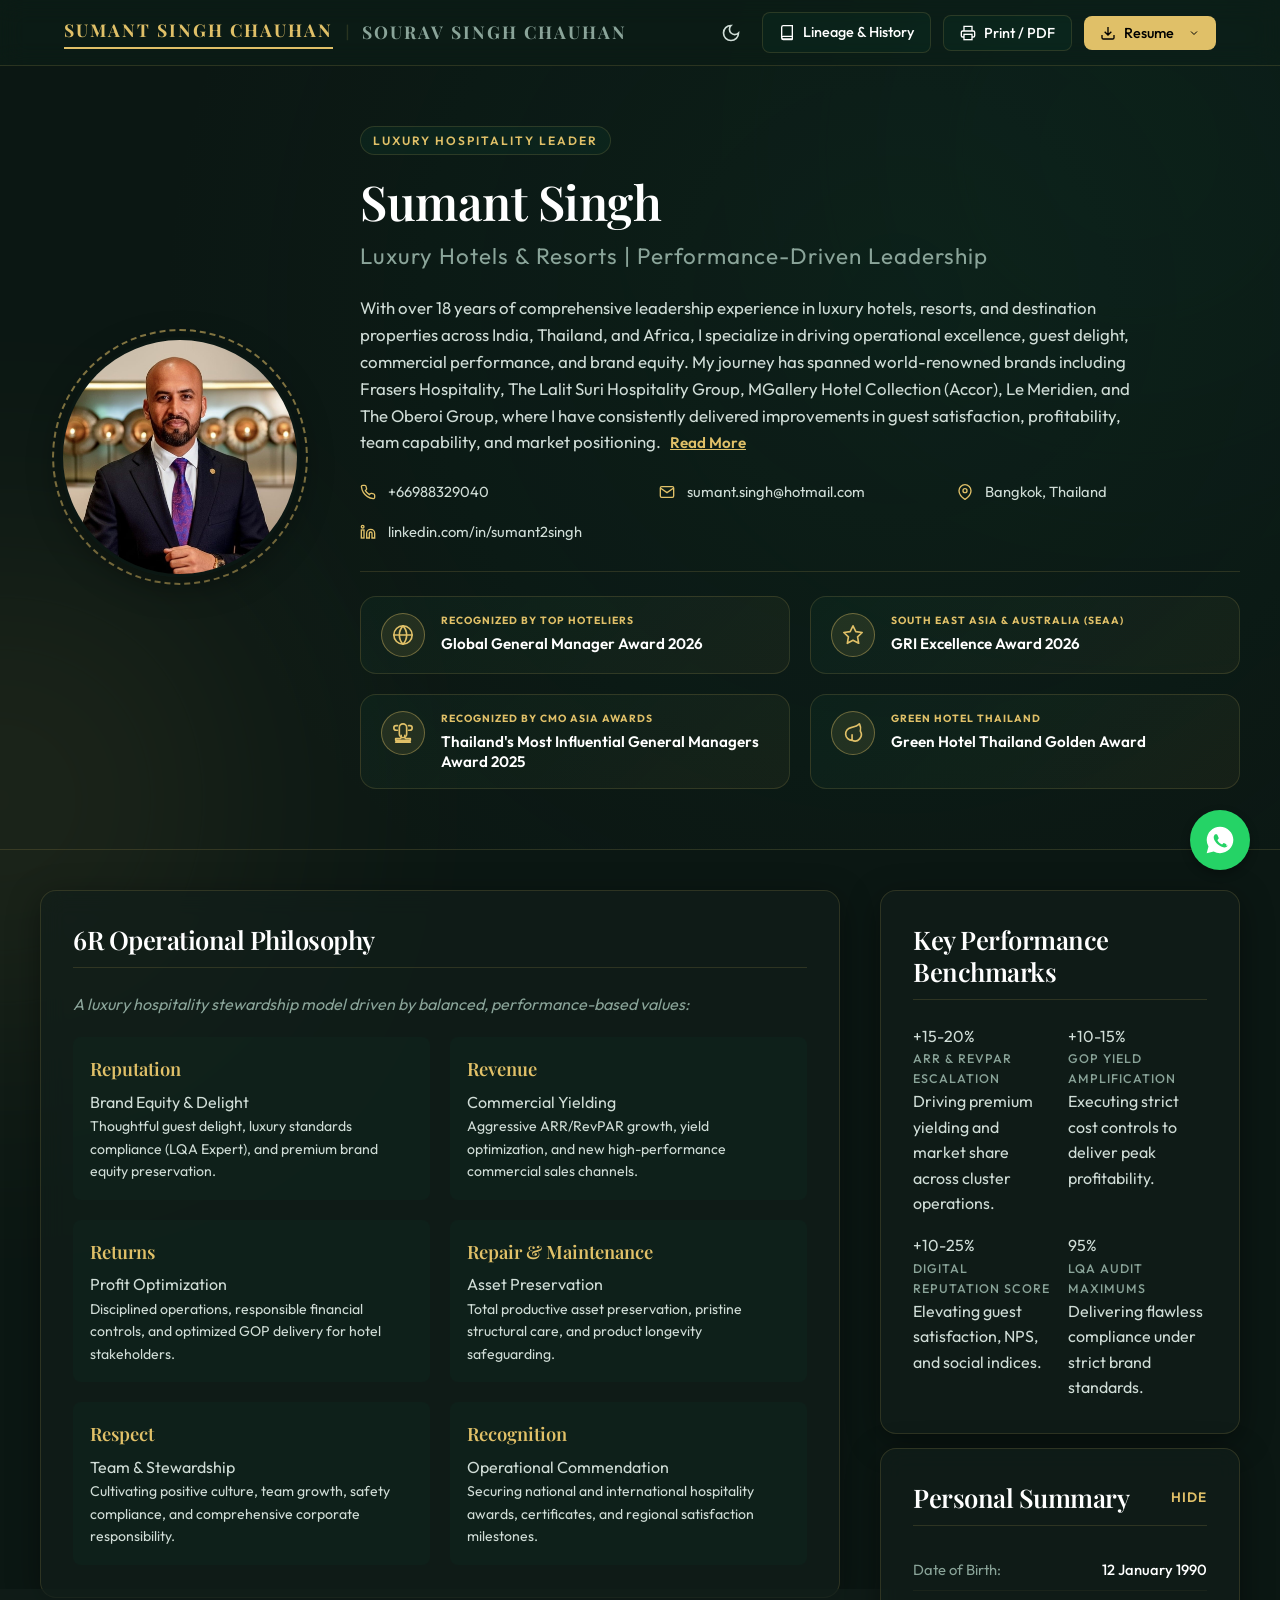
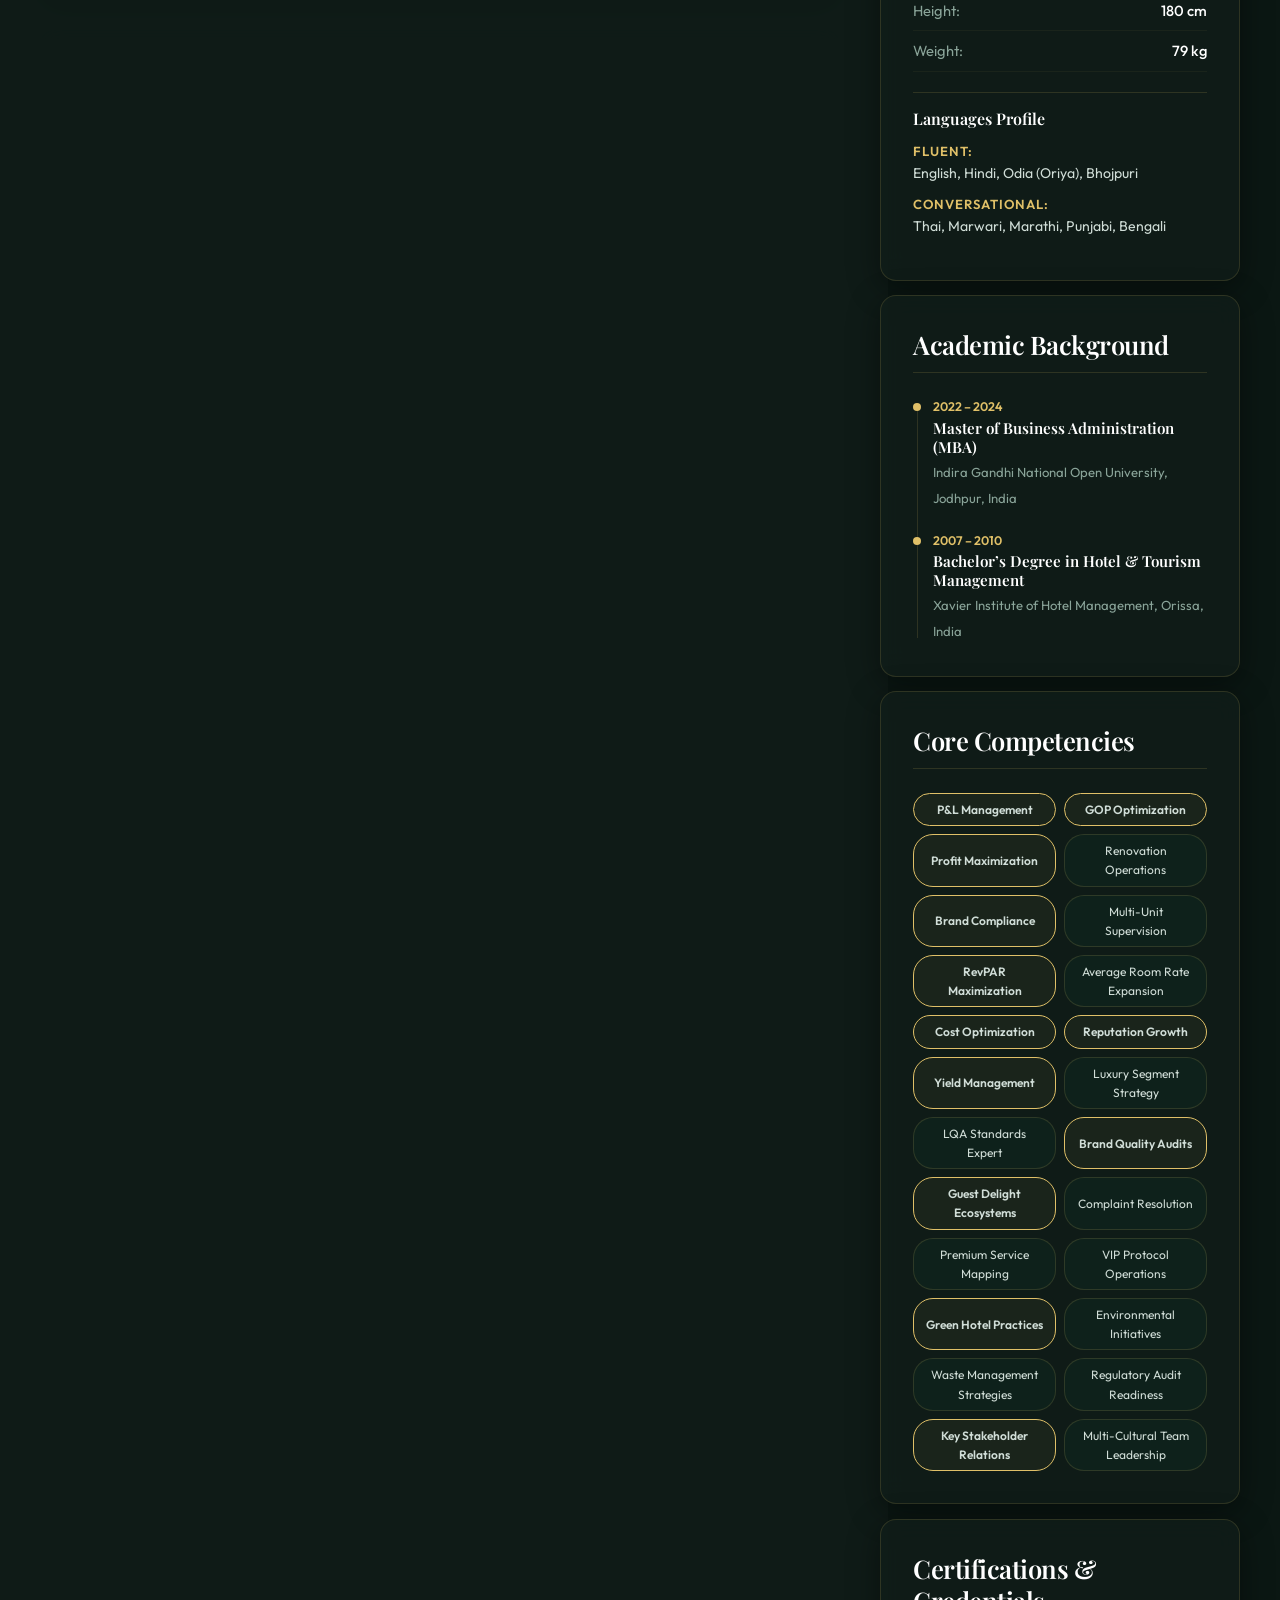
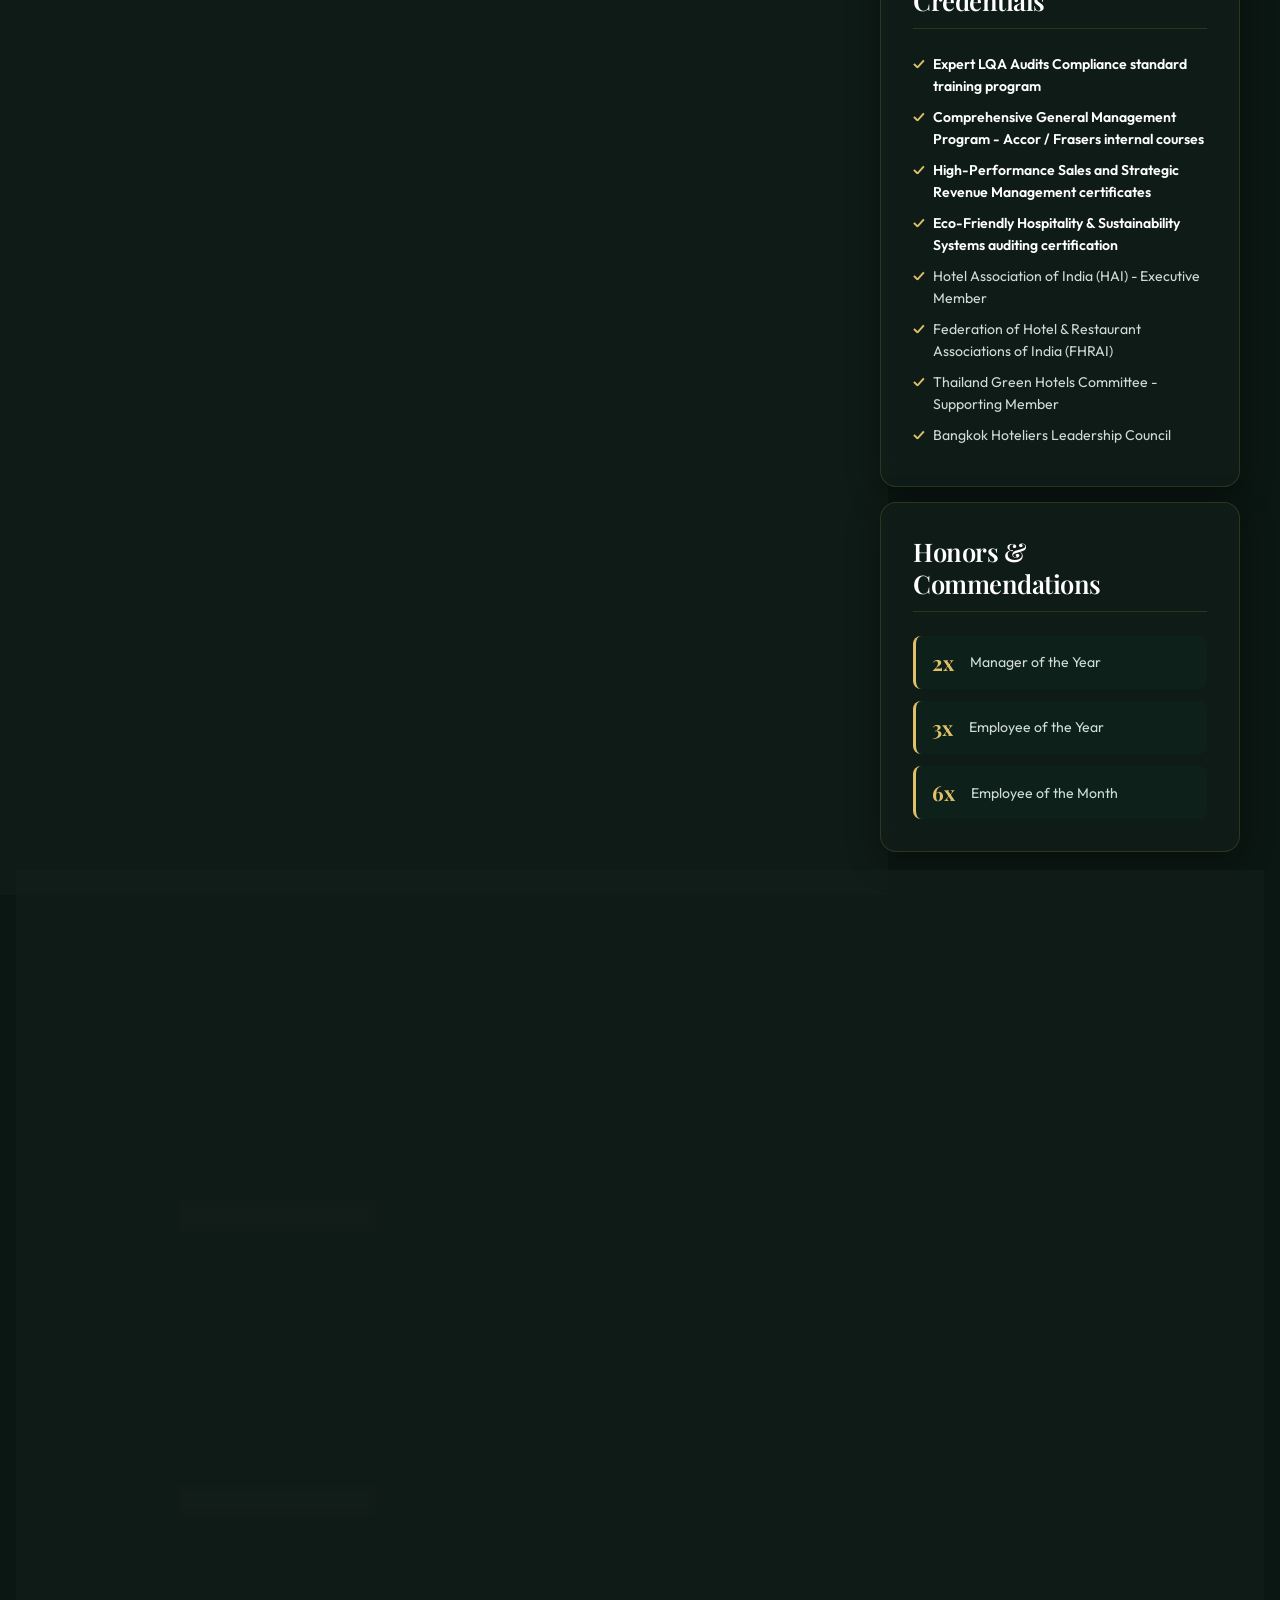
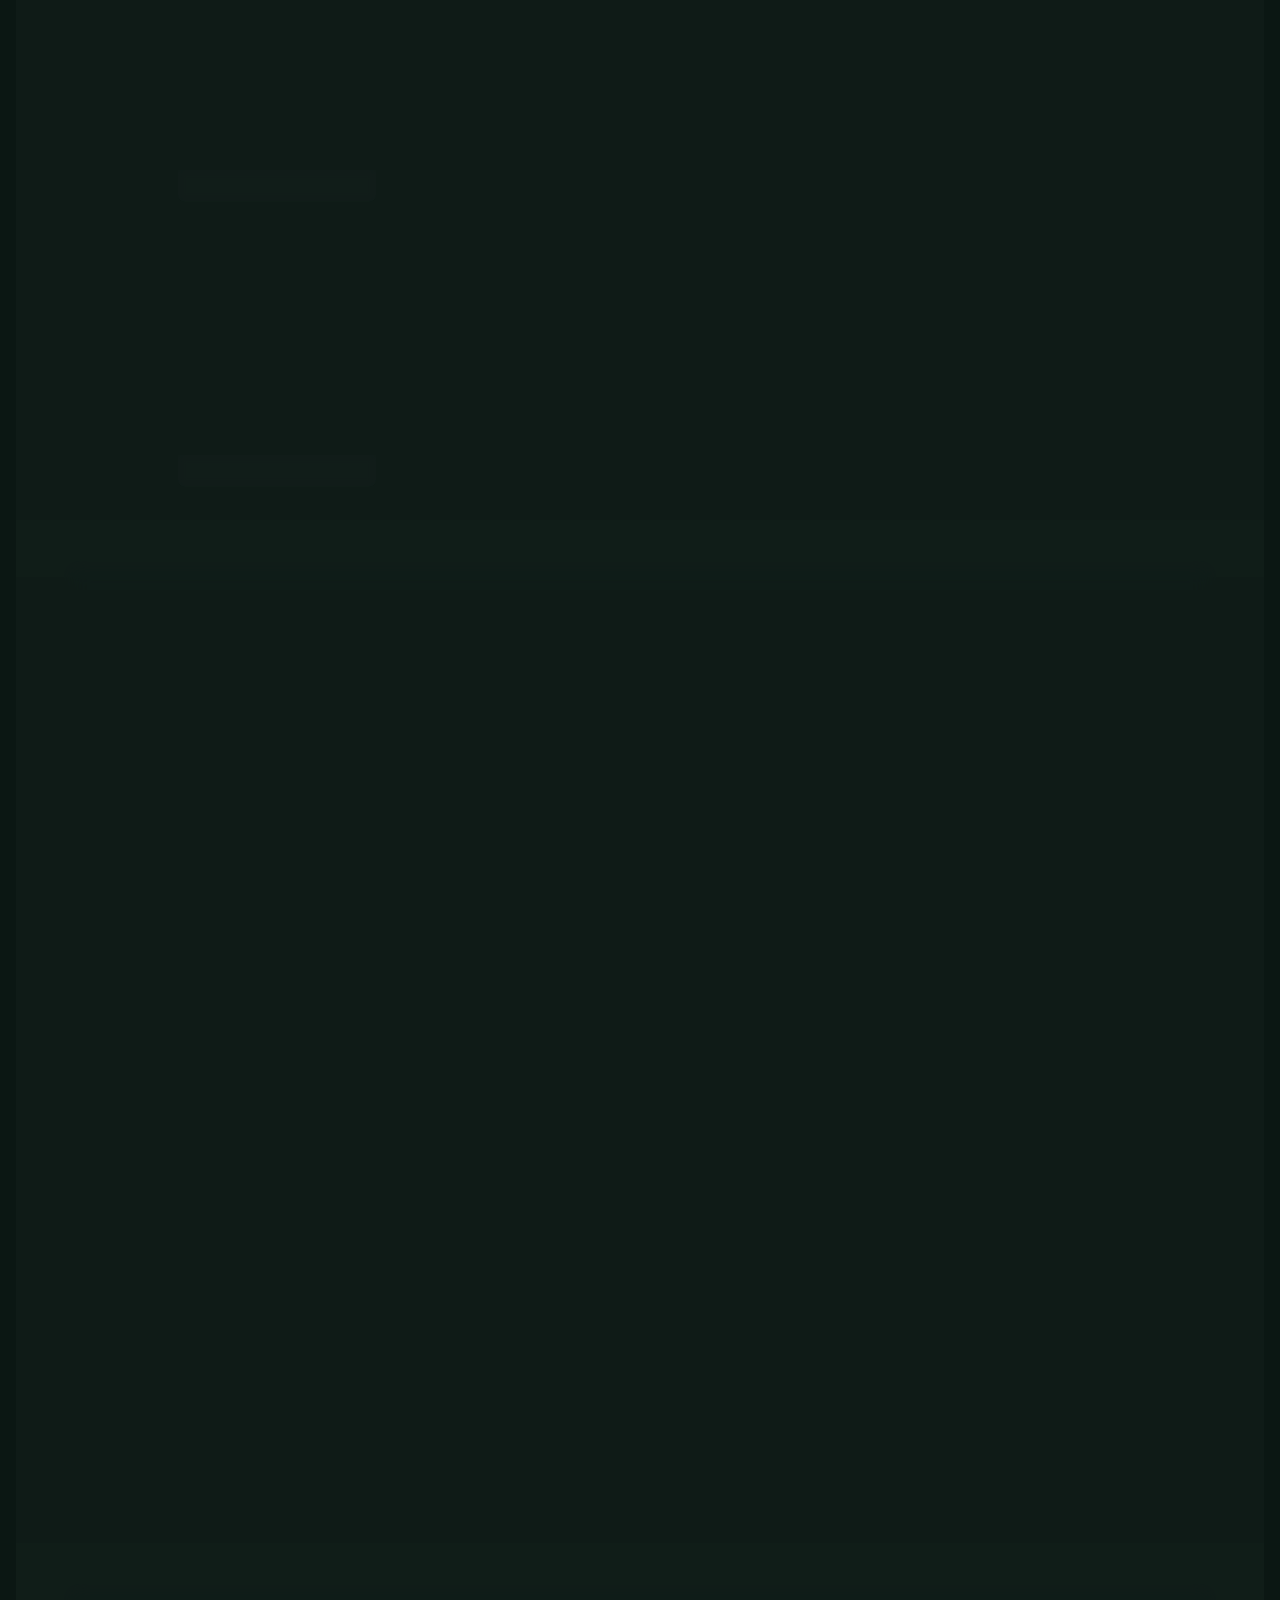
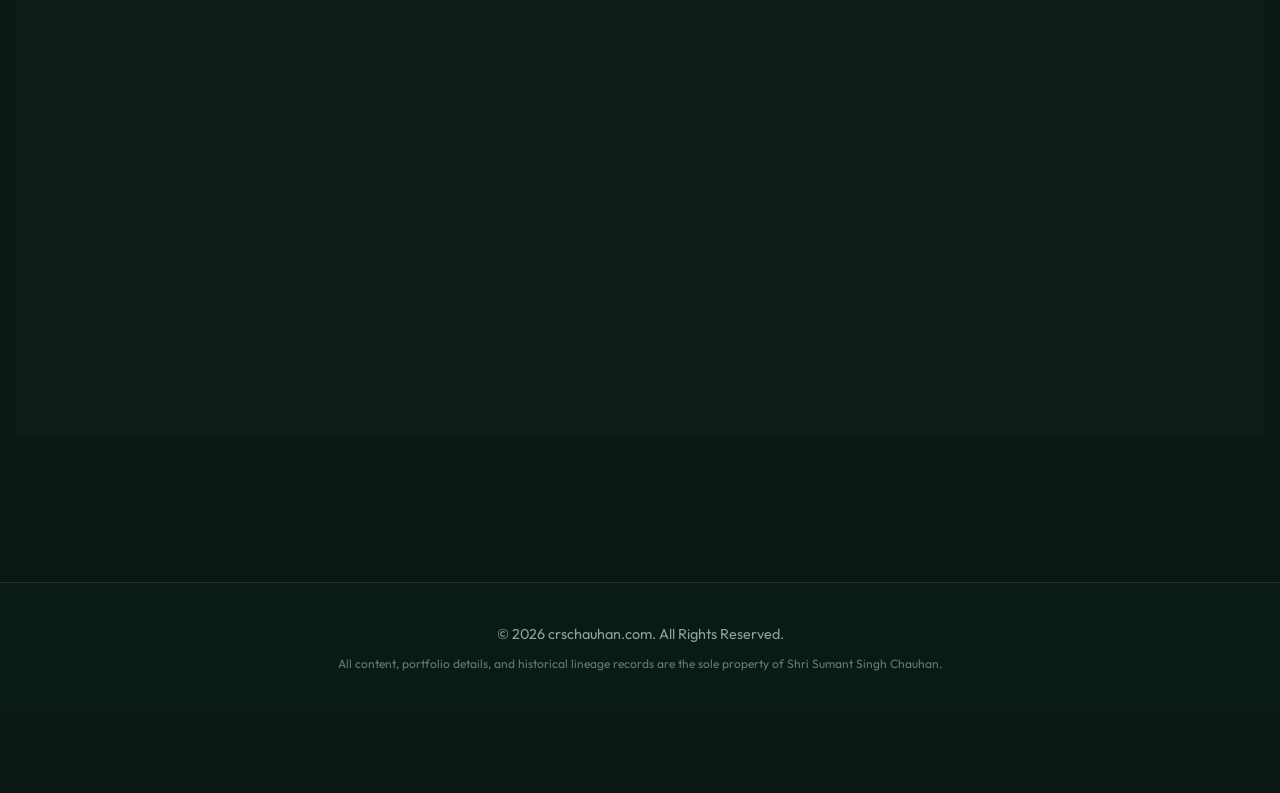
<file: index.html>
<!DOCTYPE html>
<html lang="en" data-theme="dark">
<head>
  <meta charset="UTF-8">
  <meta name="viewport" content="width=device-width, initial-scale=1.0">
  <script>
    if ('serviceWorker' in navigator) {
      navigator.serviceWorker.getRegistrations().then(function(registrations) {
        for (let registration of registrations) {
          registration.unregister();
        }
      });
    }
  </script>
  <!-- Deployment Trigger: June 29, 2026 -->
  <title>Sumant Singh | General Manager & Luxury Hospitality Leader</title>
  
  <!-- SEO Meta Tags -->
  <meta name="description" content="Executive Portfolio & Biodata of Sumant Singh, General Manager in luxury hospitality. 16+ years experience directing world-class resorts and luxury properties.">
  <meta name="keywords" content="Sumant Singh, General Manager, Luxury Hospitality, Resort Operations, Hotel Manager, LQA Standards, The Oberoi, MGallery, Frasers Hospitality, Jodhpur, Bangkok">
  <meta name="author" content="Sumant Singh">
  <link rel="canonical" href="https://crschauhan.com/">
  
  <!-- Open Graph -->
  <meta property="og:title" content="Sumant Singh | General Manager & Luxury Hospitality Leader">
  <meta property="og:description" content="16+ years of operational excellence, driving RevPAR +15-20% and GOP +10-15% in premium resorts and luxury destinations globally.">
  <meta property="og:image" content="profile.jpg">
  <meta property="og:url" content="https://crschauhan.com/">
  <meta property="og:type" content="profile">

  <!-- Preloads -->
  <link rel="preload" as="image" href="profile.jpg">

  <!-- Google Fonts -->
  <link rel="preconnect" href="https://fonts.googleapis.com">
  <link rel="preconnect" href="https://fonts.gstatic.com" crossorigin>
  <link href="https://fonts.googleapis.com/css2?family=Outfit:wght@300;400;500;600;700&family=Playfair+Display:ital,wght@0,400;0,600;0,700;1,400&display=swap" rel="stylesheet">

  <!-- JSON-LD Structured Data -->
  <script type="application/ld+json">
  {
    "@context": "https://schema.org",
    "@type": "Person",
    "name": "Sumant Singh",
    "jobTitle": "General Manager",
    "description": "Luxury hospitality leader with 16+ years of experience directing world-class resorts and luxury properties across India, Thailand, and Africa.",
    "url": "https://crschauhan.com/",
    "image": "https://crschauhan.com/profile.jpg",
    "telephone": "+66988329040",
    "email": "sumant.singh@hotmail.com",
    "address": {
      "@type": "PostalAddress",
      "addressLocality": "Bangkok",
      "addressCountry": "TH"
    },
    "sameAs": [
      "https://www.linkedin.com/in/sumant2singh"
    ],
    "knowsAbout": ["Revenue Management", "Luxury Hospitality", "Resort Operations", "LQA Standards", "Yield Management"]
  }
  </script>

  <!-- Custom Stylesheet -->
  <link rel="stylesheet" href="styles.css">
  <style>
    @media (min-width: 1025px) {
      .timeline-item {
        margin-bottom: 22px;
      }
      .timeline-company {
        margin-bottom: 8px;
      }
      .timeline-details li {
        margin-bottom: 4px;
      }
      .sidebar-column .section-card {
        margin-bottom: 14.4px;
      }
      .sidebar-column .section-card:last-child {
        margin-bottom: 0;
      }
      .skills-wrapper {
        display: grid;
        grid-template-columns: repeat(2, 1fr);
        gap: 8px;
      }
      .skill-badge {
        display: flex;
        align-items: center;
        justify-content: center;
        text-align: center;
      }
    }
    .gallery-icon {
      width: 80px;
      height: 80px;
    }
    
    /* Dropdown system overrides */
    .dropdown {
      position: relative;
      display: inline-block;
    }
    .dropdown-toggle {
      border: none;
      outline: none;
    }
    .dropdown-menu {
      display: none;
      position: absolute;
      right: 0;
      top: 100%;
      margin-top: 6px;
      background-color: var(--color-bg-base);
      border: 1px solid var(--color-border);
      border-radius: 8px;
      box-shadow: 0 10px 24px rgba(0, 0, 0, 0.4);
      min-width: 190px;
      z-index: 1000;
      overflow: hidden;
      opacity: 0;
      transform: translateY(10px);
      transition: opacity 0.2s ease, transform 0.2s ease;
    }
    @media (hover: hover) {
      .dropdown:hover .dropdown-menu {
        display: block;
        opacity: 1;
        transform: translateY(0);
      }
    }
    .dropdown.show .dropdown-menu {
      display: block;
      opacity: 1;
      transform: translateY(0);
    }
    .dropdown-item {
      display: block;
      padding: 10px 16px;
      color: var(--color-text-main);
      text-decoration: none;
      font-size: 0.85rem;
      font-weight: 500;
      text-align: left;
      transition: background-color 0.2s ease, color 0.2s ease;
      cursor: pointer;
    }
    .dropdown-item:hover {
      background-color: rgba(var(--color-accent-rgb), 0.1);
      color: var(--color-accent);
    }
    .dropdown-item:not(:last-child) {
      border-bottom: 1px solid var(--color-border);
    }
    @media (max-width: 1024px) {
      .dropdown-toggle .dropdown-arrow-svg {
        display: none !important;
      }
      .dropdown-menu {
        min-width: 170px;
      }
    }
  </style>
</head>
<body>

  <!-- Background Glows -->
  <div class="glow-container" aria-hidden="true">
    <div class="glow-bg glow-1"></div>
    <div class="glow-bg glow-2"></div>
  </div>

  <!-- Top Action Bar -->
  <nav class="action-bar" aria-label="Quick Controls">
    <div class="action-bar-container">
      <div class="logo-switcher">
        <a href="index.html" class="logo-link active">SUMANT <span class="logo-last-name">SINGH CHAUHAN</span></a>
        <span class="logo-separator">|</span>
        <a href="sourav.html" class="logo-link">SOURAV <span class="logo-last-name">SINGH CHAUHAN</span></a>
      </div>
      <div class="action-controls">
        <button id="theme-toggle" class="btn-icon" aria-label="Toggle Light/Dark Theme" title="Toggle Theme">
          <svg class="sun-icon" xmlns="http://www.w3.org/2000/svg" viewBox="0 0 24 24" fill="none" stroke="currentColor" stroke-width="2"><circle cx="12" cy="12" r="4"/><path d="M12 2v2M12 20v2M4.93 4.93l1.41 1.41M17.66 17.66l1.41 1.41M2 12h2M20 12h2M6.34 17.66l-1.41 1.41M19.07 4.93l-1.41 1.41"/></svg>
          <svg class="moon-icon" xmlns="http://www.w3.org/2000/svg" viewBox="0 0 24 24" fill="none" stroke="currentColor" stroke-width="2"><path d="M12 3a6 6 0 0 0 9 9 9 9 0 1 1-9-9Z"/></svg>
        </button>
        <a href="history.html" class="btn btn-secondary btn-small">
          <svg class="btn-icon-svg" xmlns="http://www.w3.org/2000/svg" viewBox="0 0 24 24" fill="none" stroke="currentColor" stroke-width="2"><path d="M4 19.5A2.5 2.5 0 0 1 6.5 17H20M4 19.5A2.5 2.5 0 0 0 6.5 22H20M4 19.5V3.5A2.5 2.5 0 0 1 6.5 1H20v20H6.5a2.5 2.5 0 0 1-2.5-2.5z"/></svg>
          <span class="btn-text">Lineage & History</span>
        </a>
        <button id="btn-print" class="btn btn-secondary btn-small" aria-label="Print Biodata / Export PDF">
          <svg class="btn-icon-svg" xmlns="http://www.w3.org/2000/svg" viewBox="0 0 24 24" fill="none" stroke="currentColor" stroke-width="2"><path d="M6 9V2h12v7M6 18H4a2 2 0 0 1-2-2v-5a2 2 0 0 1 2-2h16a2 2 0 0 1 2 2v5a2 2 0 0 1-2 2h-2"/><rect x="6" y="14" width="12" height="8"/></svg>
          <span class="btn-text">Print / PDF</span>
        </button>
        <div class="dropdown">
          <button class="btn btn-primary btn-small dropdown-toggle" aria-haspopup="true" aria-expanded="false" aria-label="Resume Options Menu">
            <svg class="btn-icon-svg" xmlns="http://www.w3.org/2000/svg" viewBox="0 0 24 24" fill="none" stroke="currentColor" stroke-width="2"><path d="M21 15v4a2 2 0 0 1-2 2H5a2 2 0 0 1-2-2v-4M7 10l5 5 5-5M12 15V3"/></svg>
            <span class="btn-text">Resume</span>
            <svg class="dropdown-arrow-svg" xmlns="http://www.w3.org/2000/svg" viewBox="0 0 24 24" fill="none" stroke="currentColor" stroke-width="2" style="width:12px; height:12px; margin-left:6px; display:inline-block; vertical-align:middle;"><path d="m6 9 6 6 6-6"/></svg>
          </button>
          <div class="dropdown-menu">
            <a href="resume.pdf" target="_blank" download="Sumant_Singh_Brief_Resume.pdf" class="dropdown-item">Brief Resume</a>
            <a href="sumant_comprehensive_resume.pdf" target="_blank" download="Sumant_Singh_Comprehensive_Resume.pdf" class="dropdown-item">Comprehensive Resume</a>
          </div>
        </div>
      </div>
    </div>
  </nav>

  <!-- Executive Header -->
  <header class="hero-section">
    <div class="hero-container">
      <div class="hero-profile-wrapper">
        <div class="profile-image-container">
          <img src="profile.jpg" alt="Sumant Singh General Manager Bangkok" class="profile-image" loading="eager" fetchpriority="high" decoding="async">
          <div class="profile-image-border"></div>
        </div>
      </div>
      
      <div class="hero-content">
        <span class="badge">Luxury Hospitality Leader</span>
        <h1 class="hero-title">Sumant Singh</h1>
        <p class="hero-subtitle">General Manager</p>
        
        <div class="hero-bio">
          With over 18 years of comprehensive leadership experience in luxury hotels, resorts, and destination properties across India, Thailand, and Africa, I specialize in driving operational excellence, guest delight, commercial performance, and brand equity. My journey has spanned world-renowned brands including Frasers Hospitality, The Lalit Suri Hospitality Group, MGallery Hotel Collection (Accor), Le Meridien, and The Oberoi Group, where I have consistently delivered improvements in guest satisfaction, profitability, team capability, and market positioning.
        </div>

        <!-- Quick Contacts Grid -->
        <div class="quick-contacts">
          <div class="contact-item">
            <svg class="contact-icon" xmlns="http://www.w3.org/2000/svg" viewBox="0 0 24 24" fill="none" stroke="currentColor" stroke-width="2"><path d="M22 16.92v3a2 2 0 0 1-2.18 2 19.79 19.79 0 0 1-8.63-3.07 19.5 19.5 0 0 1-6-6 19.79 19.79 0 0 1-3.07-8.67A2 2 0 0 1 4.11 2h3a2 2 0 0 1 2 1.72 12.84 12.84 0 0 0 .7 2.81 2 2 0 0 1-.45 2.11L8.09 9.91a16 16 0 0 0 6 6l1.27-1.27a2 2 0 0 1 2.11-.45 12.84 12.84 0 0 0 2.81.7A2 2 0 0 1 22 16.92z"/></svg>
            <a href="tel:+66988329040" class="contact-link">+66 988329040</a>
          </div>
          <div class="contact-item">
            <svg class="contact-icon" xmlns="http://www.w3.org/2000/svg" viewBox="0 0 24 24" fill="none" stroke="currentColor" stroke-width="2"><path d="M4 4h16c1.1 0 2 .9 2 2v12c0 1.1-.9 2-2 2H4c-1.1 0-2-.9-2-2V6c0-1.1.9-2 2-2z"/><polyline points="22,6 12,13 2,6"/></svg>
            <a href="mailto:sumant.singh@hotmail.com" class="contact-link">sumant.singh@hotmail.com</a>
          </div>
          <div class="contact-item">
            <svg class="contact-icon" xmlns="http://www.w3.org/2000/svg" viewBox="0 0 24 24" fill="none" stroke="currentColor" stroke-width="2"><path d="M21 10c0 7-9 13-9 13s-9-6-9-13a9 9 0 0 1 18 0z"/><circle cx="12" cy="10" r="3"/></svg>
            <span class="contact-text">Bangkok, Thailand</span>
          </div>
          <div class="contact-item">
            <svg class="contact-icon" xmlns="http://www.w3.org/2000/svg" viewBox="0 0 24 24" fill="none" stroke="currentColor" stroke-width="2"><path d="M16 8a6 6 0 0 1 6 6v7h-4v-7a2 2 0 0 0-2-2 2 2 0 0 0-2 2v7h-4v-7a6 6 0 0 1 6-6z"/><rect x="2" y="9" width="4" height="12"/><circle cx="4" cy="4" r="2"/></svg>
            <a href="https://www.linkedin.com/in/sumant2singh" target="_blank" class="contact-link">linkedin.com/in/sumant2singh</a>
          </div>
        </div>

        <!-- Elegant Hero Awards Grid (2x2 layout) -->
        <div class="hero-awards-grid">
          
          <!-- Award 1: Global GM -->
          <div class="hero-award-card" tabindex="0">
            <div class="hero-award-icon-container">
              <svg class="hero-award-icon" viewBox="0 0 24 24" fill="none" stroke="currentColor" stroke-width="1.8" stroke-linecap="round" stroke-linejoin="round">
                <circle cx="12" cy="12" r="10"/>
                <path d="M12 2a14.5 14.5 0 0 0 0 20 14.5 14.5 0 0 0 0-20M2 12h20"/>
              </svg>
            </div>
            <div class="hero-award-content">
              <span class="hero-award-category">RECOGNIZED BY TOP HOTELIERS</span>
              <h3 class="hero-award-title">Global General Manager Award 2026</h3>
            </div>
          </div>

          <!-- Award 2: Most Influential GM -->
          <div class="hero-award-card" tabindex="0">
            <div class="hero-award-icon-container">
              <svg class="hero-award-icon" viewBox="0 0 24 24" fill="none" stroke="currentColor" stroke-width="1.8" stroke-linecap="round" stroke-linejoin="round">
                <polygon points="12 2 15.09 8.26 22 9.27 17 14.14 18.18 21.02 12 17.77 5.82 21.02 7 14.14 2 9.27 8.91 8.26 12 2"/>
              </svg>
            </div>
            <div class="hero-award-content">
              <span class="hero-award-category">RECOGNIZED BY CMO ASIA AWARDS</span>
              <h3 class="hero-award-title">Thailand's Most Influential General Managers Award 2025</h3>
            </div>
          </div>

          <!-- Award 3: GRI Excellence -->
          <div class="hero-award-card" tabindex="0">
            <div class="hero-award-icon-container">
              <svg class="hero-award-icon" viewBox="0 0 24 24" fill="none" stroke="currentColor" stroke-width="1.8" stroke-linecap="round" stroke-linejoin="round">
                <path d="M6 9H4.5a2.5 2.5 0 0 1 0-5H6M18 9h1.5a2.5 2.5 0 0 0 0-5H18M4 22h16M10 14.66V17c0 .55-.45 1-1 1H4v2h16v-2h-5c-.55 0-1-.45-1-1v-2.34"/>
                <path d="M12 2a4 4 0 0 0-4 4v7a4 4 0 0 0 8 0V6a4 4 0 0 0-4-4z"/>
              </svg>
            </div>
            <div class="hero-award-content">
              <span class="hero-award-category">SOUTH EAST ASIA & AUSTRALIA (SEAA)</span>
              <h3 class="hero-award-title">GRI Excellence Award 2026</h3>
            </div>
          </div>

          <!-- Award 4: Green Hotel Thailand -->
          <div class="hero-award-card" tabindex="0">
            <div class="hero-award-icon-container">
              <svg class="hero-award-icon" viewBox="0 0 24 24" fill="none" stroke="currentColor" stroke-width="1.8" stroke-linecap="round" stroke-linejoin="round">
                <path d="M11 20A7 7 0 0 1 9.8 6.1C15.5 5 17 4.48 19 2c1 2 2 3.5 1 8a7 7 0 0 1-9 10zm0 0v-6"/>
              </svg>
            </div>
            <div class="hero-award-content">
              <span class="hero-award-category">GREEN HOTEL THAILAND</span>
              <h3 class="hero-award-title">Green Hotel Thailand Golden Award</h3>
            </div>
          </div>

        </div>

      </div>
    </div>
  </header>

  <!-- Principal Content -->
  <main class="main-content">
    <div class="main-container">
      
      <!-- LEFT COLUMN: Career Experience & Philosophy -->
      <section class="career-column" aria-labelledby="experience-heading">
        
        <!-- Hospitality Philosophy -->
        <div class="section-card philosophy-card">
          <h2 class="section-title">6R Operational Philosophy</h2>
          <p class="philosophy-intro">A luxury hospitality stewardship model driven by balanced, performance-based values:</p>
          <div class="philosophy-grid">
            <div class="philosophy-item">
              <span class="phi-value">Reputation</span>
              <p class="phi-desc">Thoughtful guest delight, luxury standards compliance (LQA Expert), and brand equity.</p>
            </div>
            <div class="philosophy-item">
              <span class="phi-value">Revenue</span>
              <p class="phi-desc">Aggressive ARR/RevPAR growth, yield optimization, and new commercial channels.</p>
            </div>
            <div class="philosophy-item">
              <span class="phi-value">Returns</span>
              <p class="phi-desc">Disciplined operations, responsible financial controls, and optimized GOP delivery.</p>
            </div>
            <div class="philosophy-item">
              <span class="phi-value">Repair & Maintenance</span>
              <p class="phi-desc">Total productive asset preservation, pristine structural care, and product longevity.</p>
            </div>
            <div class="philosophy-item">
              <span class="phi-value">Respect</span>
              <p class="phi-desc">The cornerstone of collaborative leadership, high trust, and cross-functional alignment.</p>
            </div>
            <div class="philosophy-item">
              <span class="phi-value">Recognition</span>
              <p class="phi-desc">Empowering service cultures by celebrating achievements and motivating talent.</p>
            </div>
          </div>
        </div>

        <!-- Career Experience -->
        <div class="section-card timeline-card">
          <div class="timeline-header">
            <h2 id="experience-heading" class="section-title">Professional Journey</h2>
            
            <!-- Category Filter Controls -->
            <div class="filter-controls" role="tablist" aria-label="Filter career journey">
              <button class="filter-btn active" role="tab" aria-selected="true" data-filter="all">All</button>
              <button class="filter-btn" role="tab" aria-selected="false" data-filter="gm">General Management</button>
              <button class="filter-btn" role="tab" aria-selected="false" data-filter="ops">Resort Operations</button>
              <button class="filter-btn" role="tab" aria-selected="false" data-filter="fo">Front Office Foundations</button>
            </div>
          </div>

          <div class="timeline-container">
            
            <!-- Fraser Suites -->
            <div class="timeline-item" data-category="gm">
              <div class="timeline-dot"></div>
              <div class="timeline-meta">
                <span class="timeline-date">July 2024 – Present</span>
                <span class="timeline-location">Bangkok, Thailand</span>
              </div>
              <h3 class="timeline-role">General Manager</h3>
              <h4 class="timeline-company">Fraser Suites Sukhumvit (Frasers Hospitality)</h4>
              <ul class="timeline-details">
                <li>Directing complete operational, commercial, and service portfolio of the high-end property in central Bangkok.</li>
                <li>Achieved the **GRI Excellence Award 2026** for leading the *Best Fraser Hotel in Guest Satisfaction* across entire South East Asia and Australia.</li>
                <li>Secured the prestigious **Thailand Green Hotel Golden Award** from Green Hotel Thailand for exceptional sustainability initiatives.</li>
                <li>Executing targeted commercial and yield initiatives to capture maximum occupancy, RevPAR, and GOP margin.</li>
                <li>Elevating brand score, digital reputation indices, and guest delight across key distribution channels.</li>
                <li>Safeguarding asset integrity and quality standards through systematic preventive maintenance cycles.</li>
              </ul>
            </div>

            <!-- Ajit Bhawan -->
            <div class="timeline-item" data-category="gm">
              <div class="timeline-dot"></div>
              <div class="timeline-meta">
                <span class="timeline-date">Dec 2022 – July 2024</span>
                <span class="timeline-location">Jodhpur & Narlai, India</span>
              </div>
              <h3 class="timeline-role">Cluster General Manager</h3>
              <h4 class="timeline-company">The Ajit Bhawan & Rawla Narlai (Heritage Luxury Portfolio)</h4>
              <ul class="timeline-details">
                <li>Managed operations and workforce of 300+ professionals across two heritage resort products.</li>
                <li>Increased Average Room Rate (ARR) by **~40%** and drove a **32% escalation in total portfolio revenue**.</li>
                <li>Boosted GOP margin from **33% to 42%**, securing the highest yield performance within the company's hotels.</li>
                <li>Elevated digital guest scores from **82% to 94.6%** and advanced TripAdvisor rank from **#21 to #8**.</li>
                <li>Supervised premium guestroom restorations and achieved a **92% Planned Maintenance Program (PMP)** index.</li>
              </ul>
            </div>

            <!-- The Lalit -->
            <div class="timeline-item" data-category="gm ops">
              <div class="timeline-dot"></div>
              <div class="timeline-meta">
                <span class="timeline-date">July 2020 – Dec 2022</span>
                <span class="timeline-location">Kerala, India</span>
              </div>
              <h3 class="timeline-role">Resident Manager / Hotel Manager (Unit Head)</h3>
              <h4 class="timeline-company">The LaLiT Resort & Spa Bekal</h4>
              <ul class="timeline-details">
                <li>Steered full commercial and operational performance for the high-end coastal wellness resort.</li>
                <li>Generated ARR and total revenue increments of **approximately 60%**.</li>
                <li>Delivered the resort's first-ever profitable fiscal year, followed by a **₹6 crore (~$720k USD) GOP performance**.</li>
                <li>Elevated guest satisfaction index from **72% to 92%**, securing **TripAdvisor Rank #1**.</li>
                <li>Expanded high-yield leisure and destination wedding segments through strategic local engagement.</li>
              </ul>
            </div>

            <!-- MGallery -->
            <div class="timeline-item" data-category="ops">
              <div class="timeline-dot"></div>
              <div class="timeline-meta">
                <span class="timeline-date">Sept 2017 – May 2020</span>
                <span class="timeline-location">Phuket, Thailand</span>
              </div>
              <h3 class="timeline-role">Resort Operations Manager / Acting Hotel Manager</h3>
              <h4 class="timeline-company">Avista Hideaway MGallery Hotel Collection (Accor Luxe)</h4>
              <ul class="timeline-details">
                <li>Directed cross-functional resort operations, leading a premium team of 200+ colleagues.</li>
                <li>Achieved **45% ARR improvement** and amplified repeat guest business contribution by **15%**.</li>
                <li>Boosted Reputation Performance (RPS) from **85% to 92%** and Net Promoter Score (NPS) from **30 to 80+**.</li>
                <li>Secured exceptional scores of **94.2% on MGallery Brand Core Standards** and **92% on Accor Luxe LQA audit**.</li>
                <li>Successfully oversaw refurbishments of premium villas and implemented full-scale productive maintenance.</li>
              </ul>
            </div>

            <!-- Leonia -->
            <div class="timeline-item" data-category="fo">
              <div class="timeline-dot"></div>
              <div class="timeline-meta">
                <span class="timeline-date">Nov 2015 – Sept 2017</span>
                <span class="timeline-location">Hyderabad, India</span>
              </div>
              <h3 class="timeline-role">Cluster Front Office Manager</h3>
              <h4 class="timeline-company">Leonia Holistic Destination</h4>
              <ul class="timeline-details">
                <li>Oversaw front office networks across four distinct properties inside a 500-acre resort destination complex.</li>
                <li>Optimized front office operations, guest check-in automation, and guest relation processes.</li>
              </ul>
            </div>

            <!-- Speke Resort -->
            <div class="timeline-item" data-category="fo">
              <div class="timeline-dot"></div>
              <div class="timeline-meta">
                <span class="timeline-date">Mar 2014 – Nov 2015</span>
                <span class="timeline-location">Kampala, Uganda</span>
              </div>
              <h3 class="timeline-role">Cluster Front Office Manager</h3>
              <h4 class="timeline-company">Speke Resort & Commonwealth Resort</h4>
              <ul class="timeline-details">
                <li>Supervised guest service ecosystems for Uganda's premier luxury resort cluster (449 keys, 59 Presidential Suites).</li>
                <li>Coordinated protocol operations during major diplomatic events, international summits, and state delegations.</li>
              </ul>
            </div>

            <!-- Le Meridien -->
            <div class="timeline-item" data-category="fo">
              <div class="timeline-dot"></div>
              <div class="timeline-meta">
                <span class="timeline-date">Nov 2013 – Feb 2014</span>
                <span class="timeline-location">Chennai, India</span>
              </div>
              <h3 class="timeline-role">Senior Duty Manager</h3>
              <h4 class="timeline-company">Le Méridien (Starwood Hotels)</h4>
              <ul class="timeline-details">
                <li>Led guest relation operations and lobby services for a premium 250-room hotel.</li>
                <li>Acted as primary operational support during peak operational times to guarantee brand alignment.</li>
              </ul>
            </div>

            <!-- Oberoi Udaivilas -->
            <div class="timeline-item" data-category="fo">
              <div class="timeline-dot"></div>
              <div class="timeline-meta">
                <span class="timeline-date">Oct 2010 – Oct 2013</span>
                <span class="timeline-location">Udaipur, India</span>
              </div>
              <h3 class="timeline-role">Front Office Associate / Senior Front Office Supervisor</h3>
              <h4 class="timeline-company">The Oberoi Udaivilas (The Oberoi Group)</h4>
              <ul class="timeline-details">
                <li>Delivered signature hospitality at the property ranked as the "World's Best Hotel" by Travel + Leisure World's Best Awards during the tenure.</li>
                <li>Joined as a Front Office Associate and earned a promotion to Front Office Supervisor in less than six months due to outstanding service delivery.</li>
                <li>Managed unit reservations for the ultra-luxury property, receiving personal commendation from Mr. Vikram Oberoi for diligence and precision.</li>
                <li>Honored as **Employee of the Year** and secured multiple monthly commendations for guest delight.</li>
              </ul>
            </div>

            <!-- Hotel Sitara -->
            <div class="timeline-item" data-category="fo">
              <div class="timeline-dot"></div>
              <div class="timeline-meta">
                <span class="timeline-date">Aug 2009 – Sept 2010</span>
                <span class="timeline-location">Hyderabad, India</span>
              </div>
              <h3 class="timeline-role">Front Office Associate</h3>
              <h4 class="timeline-company">Hotel Sitara (Ramoji Film City)</h4>
              <ul class="timeline-details">
                <li>Coordinated front desk check-in experiences and guest relations inside the major film city luxury product.</li>
                <li>Acquired first-hand experience in delivering anticipatory service by addressing "invisible" guest needs proactively.</li>
                <li>Developed emotional agility and composure in high-stakes interactions with ultra-high-net-worth individuals.</li>
                <li>Mastered flawless, high-precision communication protocols via structured "luxury dictation" standards.</li>
                <li>Cultivated advanced high-value service recovery techniques and absolute discretion while hosting high-profile celebrities.</li>
              </ul>
            </div>

          </div>
        </div>
      </section>

      <!-- RIGHT COLUMN: Personal Info, Metrics, Skills, Awards -->
      <aside class="sidebar-column" aria-label="Profile Details and Achievements">
        
        <!-- Impact Metrics -->
        <div class="section-card metrics-card">
          <h2 class="section-title">Key Performance Benchmarks</h2>
          <div class="metrics-grid">
            <div class="metric-box">
              <span class="metric-num">+15-20%</span>
              <span class="metric-label">RevPAR Growth</span>
            </div>
            <div class="metric-box">
              <span class="metric-num">+10-15%</span>
              <span class="metric-label">GOP margin</span>
            </div>
            <div class="metric-box">
              <span class="metric-num">+10-25%</span>
              <span class="metric-label">Reputation Score</span>
            </div>
            <div class="metric-box">
              <span class="metric-num">95%</span>
              <span class="metric-label">Max LQA Audit</span>
            </div>
          </div>
        </div>

        <!-- Personal Details -->
        <div class="section-card personal-card">
          <div class="personal-header">
            <h2 class="section-title">Personal Summary</h2>
            <button id="toggle-personal" class="btn-text-toggle" aria-label="Show or hide personal attributes">Hide</button>
          </div>
          <div id="personal-content" class="personal-body">
            <div class="personal-row">
              <span class="p-label">Date of Birth:</span>
              <span class="p-value">12 January 1990</span>
            </div>
            <div class="personal-row">
              <span class="p-label">Height:</span>
              <span class="p-value">180 cm</span>
            </div>
            <div class="personal-row">
              <span class="p-label">Weight:</span>
              <span class="p-value">79 kg</span>
            </div>
            
            <div class="languages-section">
              <h3 class="sub-section-title">Languages Profile</h3>
              <div class="lang-group">
                <span class="lang-heading">Fluent:</span>
                <p class="lang-list">English, Hindi, Odia (Oriya), Bhojpuri</p>
              </div>
              <div class="lang-group">
                <span class="lang-heading">Conversational:</span>
                <p class="lang-list">Thai, Marwari, Marathi, Punjabi, Bengali</p>
              </div>
            </div>
          </div>
        </div>

        <!-- Academic Foundation -->
        <div class="section-card education-card">
          <h2 class="section-title">Academic Background</h2>
          <div class="edu-timeline">
            <div class="edu-item">
              <div class="edu-dot"></div>
              <span class="edu-year">2022 – 2024</span>
              <h3 class="edu-title">Master of Business Administration (MBA)</h3>
              <p class="edu-inst">Indira Gandhi National Open University, Jodhpur, India</p>
            </div>
            <div class="edu-item">
              <div class="edu-dot"></div>
              <span class="edu-year">2007 – 2010</span>
              <h3 class="edu-title">Bachelor’s Degree in Hotel & Tourism Management</h3>
              <p class="edu-inst">Xavier Institute of Hotel Management, Orissa, India</p>
            </div>
          </div>
        </div>

        <!-- Core Competencies -->
        <div class="section-card skills-card">
          <h2 class="section-title">Core Competencies</h2>
          <div class="skills-wrapper">
            <span class="skill-badge">Business Development</span>
            <span class="skill-badge font-strong">Revenue & Profit Growth</span>
            <span class="skill-badge">Revenue Enhancement</span>
            <span class="skill-badge">Business Transformation</span>
            <span class="skill-badge font-strong">Reputation Management</span>
            <span class="skill-badge">Cost Shaving Initiatives</span>
            <span class="skill-badge">Yield Management</span>
            <span class="skill-badge">Sales Strategy</span>
            <span class="skill-badge">Talent Optimization</span>
            <span class="skill-badge">Training & Development</span>
            <span class="skill-badge">Property Maintenance</span>
          </div>
        </div>

        <!-- Certifications & Committees -->
        <div class="section-card certs-card">
          <h2 class="section-title">Certifications & Credentials</h2>
          <ul class="styled-list">
            <li><strong>LQA Audit Expert & Hotel Re-Classification Auditor</strong></li>
            <li>Member of Hotel Association of India (HAI) & FHRAI Classification Committee</li>
            <li>Certified Departmental Trainer (The Oberoi Group & Accor Hotels)</li>
            <li>Agentic AI Frameworks for Business Planning</li>
            <li>Developing a Competitive Strategy (Professional Credentials)</li>
            <li>Strategic Thinking & Business Development</li>
          </ul>
        </div>

        <!-- Historical Honors & Awards -->
        <div class="section-card awards-card">
          <h2 class="section-title">Honors & Commendations</h2>
          <div class="awards-grid">
            <div class="award-item">
              <span class="award-count">2x</span>
              <span class="award-title">Manager of the Year</span>
            </div>
            <div class="award-item">
              <span class="award-count">3x</span>
              <span class="award-title">Employee of the Year</span>
            </div>
            <div class="award-item">
              <span class="award-count">6x</span>
              <span class="award-title">Employee of the Month</span>
            </div>
          </div>
        </div>

      </aside>

    </div>

    <!-- FULL-WIDTH SECTION: Executive Recognitions & Major Awards -->
    <section class="executive-awards-section" aria-labelledby="exec-awards-heading">
      <div class="executive-awards-container">
        <h2 id="exec-awards-heading" class="section-title">Major Achievements & Executive Awards</h2>
        
        <div class="awards-features-grid">
          
          <!-- Award 1: Global General Manager Award 2026 -->
          <div class="exec-award-card">
            <div class="exec-award-images single-img">
              <div class="award-img-box">
                <img src="award_top_hoteliers.jpg" alt="Sumant Singh celebrated by Top Hoteliers as Global General Manager 2026" class="exec-award-img" loading="lazy" decoding="async">
                <span class="award-img-label">Top Hoteliers</span>
              </div>
            </div>
            <div class="exec-award-info">
              <span class="award-crown">Global Leadership</span>
              <h3>Global General Manager Award 2026</h3>
              <p class="award-org">Recognized by Top Hoteliers</p>
              <p class="award-text">
                Named as one of the elite Global General Managers for leading with operational excellence and high service benchmarks at Frasers Hospitality Bangkok.
              </p>
            </div>
          </div>

          <!-- Award 2: GRI Excellence Award 2026 -->
          <div class="exec-award-card">
            <div class="exec-award-images single-img">
              <div class="award-img-box">
                <img src="award_gri_trophy.jpg" alt="GRI Excellence Award 2026 Trophy Detail" class="exec-award-img" loading="lazy" decoding="async">
                <span class="award-img-label">GRI Trophy 2026</span>
              </div>
            </div>
            <div class="exec-award-info">
              <span class="award-crown">Regional Champion</span>
              <h3>GRI Excellence Award 2026</h3>
              <p class="award-org">South East Asia & Australia (SEAA)</p>
              <p class="award-text">
                Recognized as <strong>The Best Fraser Hotel In Guest Satisfaction</strong> in the entire South East Asia and Australia region for delivering unforgettable guest experiences, achieving stellar satisfaction cores, and strengthening lasting brand loyalty.
              </p>
            </div>
          </div>

          <!-- Award 3: Thailand's Most Influential General Managers Award 2025 -->
          <div class="exec-award-card">
            <div class="exec-award-images single-img">
              <div class="award-img-box">
                <img src="award_cmo_asia.jpg" alt="Sumant Singh receiving Thailand's Most Influential General Managers Award 2025" class="exec-award-img" loading="lazy" decoding="async">
                <span class="award-img-label">CMO Asia Award</span>
              </div>
            </div>
            <div class="exec-award-info">
              <span class="award-crown">Industry Influence</span>
              <h3>Thailand's Most Influential General Managers Award 2025</h3>
              <p class="award-org">Recognized by CMO Asia Awards</p>
              <p class="award-text">
                Honored as one of the Top 7 Thailand's Most Influential General Managers for the year 2025, celebrating prominent leadership and industry influence.
              </p>
            </div>
          </div>

          <!-- Award 4: Green Hotel Thailand Golden Award -->
          <div class="exec-award-card">
            <div class="exec-award-images single-img">
              <div class="award-img-box">
                <img src="award_green_hotel.jpg" alt="Green Hotel Thailand Golden Award Trophy" class="exec-award-img" loading="lazy" decoding="async">
                <span class="award-img-label">Golden G Award</span>
              </div>
            </div>
            <div class="exec-award-info">
              <span class="award-crown">Environmental Excellence</span>
              <h3>Green Hotel Thailand Golden Award</h3>
              <p class="award-org">Green Hotel Thailand</p>
              <p class="award-text">
                Achieved the prestigious <strong>Golden Award</strong> at Fraser Suites Sukhumvit Bangkok. Recognized for high-level ecological dedication, environmental responsibility, waste reduction strategies, and leading sustainable luxury hospitality initiatives.
              </p>
            </div>
          </div>

        </div>
      </div>
    </section>

    <!-- FULL-WIDTH SECTION: Gallery of Strategic Leadership & Environmental Stewardship -->
    <section class="gallery-section" aria-labelledby="gallery-heading">
      <div class="gallery-container">
        <h2 id="gallery-heading" class="section-title">Leadership & Environmental Stewardship Gallery</h2>
        
        <!-- Category 1: Strategic Leadership -->
        <div class="gallery-category-block">
          <h3 class="gallery-cat-title">Strategic Leadership & Team Collaboration</h3>
          <p class="gallery-cat-desc">Fostering a high-performance culture, strategic team alignment, and collective organizational solidarity.</p>
          
          <div class="gallery-grid">
            <figure class="gallery-item-fig">
              <div class="gallery-img-wrapper" aria-hidden="true">
                <svg class="gallery-icon" viewBox="0 0 200 200" xmlns="http://www.w3.org/2000/svg">
                  <defs>
                    <radialGradient id="bg1" cx="35%" cy="30%" r="75%">
                      <stop offset="0%" stop-color="#2a4a3c"/>
                      <stop offset="55%" stop-color="#132b21"/>
                      <stop offset="100%" stop-color="#081712"/>
                    </radialGradient>
                    <linearGradient id="gold1" x1="0%" y1="0%" x2="100%" y2="100%">
                      <stop offset="0%" stop-color="#FCEBB6"/>
                      <stop offset="45%" stop-color="#E3BE6C"/>
                      <stop offset="100%" stop-color="#9C7A2E"/>
                    </linearGradient>
                    <linearGradient id="ring1" x1="0%" y1="0%" x2="100%" y2="100%">
                      <stop offset="0%" stop-color="#F5E1A4"/>
                      <stop offset="100%" stop-color="#7A5E22"/>
                    </radialGradient>
                    <filter id="glow1" x="-60%" y="-60%" width="220%" height="220%">
                      <feGaussianBlur stdDeviation="4" result="blur"/>
                      <feMerge>
                        <feMergeNode in="blur"/>
                        <feMergeNode in="SourceGraphic"/>
                      </feMerge>
                    </filter>
                    <filter id="shadow1" x="-50%" y="-50%" width="200%" height="200%">
                      <feDropShadow dx="0" dy="3" stdDeviation="4" flood-color="#000" flood-opacity="0.4"/>
                    </filter>
                  </defs>

                  <circle cx="100" cy="100" r="94" fill="url(#bg1)" filter="url(#shadow1)"/>
                  <circle cx="100" cy="100" r="94" fill="none" stroke="url(#ring1)" stroke-width="2" opacity="0.8"/>
                  <circle cx="100" cy="100" r="88" fill="none" stroke="#F5E1A4" stroke-width="0.75" opacity="0.25"/>

                  <g filter="url(#glow1)" fill="none" stroke="url(#gold1)" stroke-width="6" stroke-linecap="round" stroke-linejoin="round">
                    <line x1="58" y1="70" x2="142" y2="70"/>
                    <line x1="58" y1="70" x2="58" y2="80"/>
                    <line x1="100" y1="70" x2="100" y2="80"/>
                    <line x1="142" y1="70" x2="142" y2="80"/>
                    <circle cx="58" cy="98" r="10"/>
                    <path d="M42 138 C42 118, 74 118, 74 138"/>
                    <circle cx="100" cy="92" r="12"/>
                    <path d="M78 138 C78 116, 122 116, 122 138"/>
                    <circle cx="142" cy="98" r="10"/>
                    <path d="M126 138 C126 118, 158 118, 158 138"/>
                  </g>
                </svg>
              </div>
              <figcaption class="gallery-caption">
                <strong>Team Alignment</strong>
                <p>Strategic team alignment showcasing organizational solidarity and collective commitment to excellence.</p>
              </figcaption>
            </figure>

            <figure class="gallery-item-fig">
              <div class="gallery-img-wrapper" aria-hidden="true">
                <svg class="gallery-icon" viewBox="0 0 200 200" xmlns="http://www.w3.org/2000/svg">
                  <defs>
                    <radialGradient id="bg2" cx="35%" cy="30%" r="75%">
                      <stop offset="0%" stop-color="#2a4a3c"/>
                      <stop offset="55%" stop-color="#132b21"/>
                      <stop offset="100%" stop-color="#081712"/>
                    </radialGradient>
                    <linearGradient id="gold2" x1="0%" y1="0%" x2="100%" y2="100%">
                      <stop offset="0%" stop-color="#FCEBB6"/>
                      <stop offset="45%" stop-color="#E3BE6C"/>
                      <stop offset="100%" stop-color="#9C7A2E"/>
                    </linearGradient>
                    <linearGradient id="ring2" x1="0%" y1="0%" x2="100%" y2="100%">
                      <stop offset="0%" stop-color="#F5E1A4"/>
                      <stop offset="100%" stop-color="#7A5E22"/>
                    </linearGradient>
                    <filter id="glow2" x="-60%" y="-60%" width="220%" height="220%">
                      <feGaussianBlur stdDeviation="4" result="blur"/>
                      <feMerge><feMergeNode in="blur"/><feMergeNode in="SourceGraphic"/></feMerge>
                    </filter>
                    <filter id="shadow2" x="-50%" y="-50%" width="200%" height="200%">
                      <feDropShadow dx="0" dy="3" stdDeviation="4" flood-color="#000" flood-opacity="0.4"/>
                    </filter>
                  </defs>

                  <circle cx="100" cy="100" r="94" fill="url(#bg2)" filter="url(#shadow2)"/>
                  <circle cx="100" cy="100" r="94" fill="none" stroke="url(#ring2)" stroke-width="2" opacity="0.8"/>
                  <circle cx="100" cy="100" r="88" fill="none" stroke="#F5E1A4" stroke-width="0.75" opacity="0.25"/>

                  <g filter="url(#glow2)" fill="none" stroke="url(#gold2)" stroke-width="6" stroke-linecap="round" stroke-linejoin="round">
                    <path d="M76 158 L82 118 L118 118 L124 158 Z"/>
                    <line x1="68" y1="158" x2="132" y2="158"/>
                    <circle cx="100" cy="80" r="14"/>
                    <path d="M76 118 C76 96, 124 96, 124 118"/>
                    <path d="M144 66 C154 76, 154 92, 144 102"/>
                    <path d="M156 56 C172 72, 172 96, 156 112"/>
                  </g>
                </svg>
              </div>
              <figcaption class="gallery-caption">
                <strong>Executive Communication</strong>
                <p>Executive leadership communication ensuring clear vision alignment and strategic direction for operational success.</p>
              </figcaption>
            </figure>

            <figure class="gallery-item-fig">
              <div class="gallery-img-wrapper" aria-hidden="true">
                <svg class="gallery-icon" viewBox="0 0 200 200" xmlns="http://www.w3.org/2000/svg">
                  <defs>
                    <radialGradient id="bg3" cx="35%" cy="30%" r="75%">
                      <stop offset="0%" stop-color="#2a4a3c"/>
                      <stop offset="55%" stop-color="#132b21"/>
                      <stop offset="100%" stop-color="#081712"/>
                    </radialGradient>
                    <linearGradient id="gold3" x1="0%" y1="0%" x2="100%" y2="100%">
                      <stop offset="0%" stop-color="#FCEBB6"/>
                      <stop offset="45%" stop-color="#E3BE6C"/>
                      <stop offset="100%" stop-color="#9C7A2E"/>
                    </linearGradient>
                    <linearGradient id="ring3" x1="0%" y1="0%" x2="100%" y2="100%">
                      <stop offset="0%" stop-color="#F5E1A4"/>
                      <stop offset="100%" stop-color="#7A5E22"/>
                    </radialGradient>
                    <filter id="glow3" x="-60%" y="-60%" width="220%" height="220%">
                      <feGaussianBlur stdDeviation="4" result="blur"/>
                      <feMerge><feMergeNode in="blur"/><feMergeNode in="SourceGraphic"/></feMerge>
                    </filter>
                    <filter id="shadow3" x="-50%" y="-50%" width="200%" height="200%">
                      <feDropShadow dx="0" dy="3" stdDeviation="4" flood-color="#000" flood-opacity="0.4"/>
                    </filter>
                  </defs>

                  <circle cx="100" cy="100" r="94" fill="url(#bg3)" filter="url(#shadow3)"/>
                  <circle cx="100" cy="100" r="94" fill="none" stroke="url(#ring3)" stroke-width="2" opacity="0.8"/>
                  <circle cx="100" cy="100" r="88" fill="none" stroke="#F5E1A4" stroke-width="0.75" opacity="0.25"/>

                  <g filter="url(#glow3)" fill="none" stroke="url(#gold3)" stroke-width="6" stroke-linecap="round" stroke-linejoin="round">
                    <path d="M50 50 H90 V64 C95 60, 103 60, 103 68 C103 76, 95 76, 90 72 V90 H50 V72 C45 76, 37 76, 37 68 C37 60, 45 60, 50 64 Z"/>
                    <path d="M110 110 H150 V124 C155 120, 163 120, 163 128 C163 136, 155 136, 150 132 V150 H110 V132 C105 136, 97 136, 97 128 C97 120, 105 120, 110 124 Z"/>
                  </g>
                </svg>
              </div>
              <figcaption class="gallery-caption">
                <strong>Collaborative Workspace</strong>
                <p>Interactive team workshop demonstrating diverse skills and collaborative expression within the hotel.</p>
              </figcaption>
            </figure>
          </div>
        </div>

        <!-- Category 2: Commitment to Sustainability -->
        <div class="gallery-category-block">
          <h3 class="gallery-cat-title">Commitment to Sustainability & Environmental Responsibility</h3>
          <p class="gallery-cat-desc">Actively promoting environmental stewardship, sustainable tourism, and waste reduction programs.</p>
          
          <div class="gallery-grid">
            <figure class="gallery-item-fig">
              <div class="gallery-img-wrapper" aria-hidden="true">
                <svg class="gallery-icon" viewBox="0 0 200 200" xmlns="http://www.w3.org/2000/svg">
                  <defs>
                    <radialGradient id="bg4" cx="35%" cy="30%" r="75%">
                      <stop offset="0%" stop-color="#2a4a3c"/>
                      <stop offset="55%" stop-color="#132b21"/>
                      <stop offset="100%" stop-color="#081712"/>
                    </radialGradient>
                    <linearGradient id="gold4" x1="0%" y1="0%" x2="100%" y2="100%">
                      <stop offset="0%" stop-color="#FCEBB6"/>
                      <stop offset="45%" stop-color="#E3BE6C"/>
                      <stop offset="100%" stop-color="#9C7A2E"/>
                    </linearGradient>
                    <linearGradient id="ring4" x1="0%" y1="0%" x2="100%" y2="100%">
                      <stop offset="0%" stop-color="#F5E1A4"/>
                      <stop offset="100%" stop-color="#7A5E22"/>
                    </linearGradient>
                    <filter id="glow4" x="-60%" y="-60%" width="220%" height="220%">
                      <feGaussianBlur stdDeviation="4" result="blur"/>
                      <feMerge><feMergeNode in="blur"/><feMergeNode in="SourceGraphic"/></feMerge>
                    </filter>
                    <filter id="shadow4" x="-50%" y="-50%" width="200%" height="200%">
                      <feDropShadow dx="0" dy="3" stdDeviation="4" flood-color="#000" flood-opacity="0.4"/>
                    </filter>
                  </defs>

                  <circle cx="100" cy="100" r="94" fill="url(#bg4)" filter="url(#shadow4)"/>
                  <circle cx="100" cy="100" r="94" fill="none" stroke="url(#ring4)" stroke-width="2" opacity="0.8"/>
                  <circle cx="100" cy="100" r="88" fill="none" stroke="#F5E1A4" stroke-width="0.75" opacity="0.25"/>

                  <g filter="url(#glow4)" fill="none" stroke="url(#gold4)" stroke-width="6" stroke-linecap="round" stroke-linejoin="round">
                    <path d="M100 46 L118 76 L100 76"/>
                    <path d="M100 46 L82 76 L100 76"/>
                    <path d="M118 76 C142 88, 146 112, 130 130"/>
                    <path d="M140 124 L130 130 L136 144"/>
                    <path d="M82 76 C58 88, 54 112, 70 130"/>
                    <path d="M60 124 L70 130 L64 144"/>
                    <path d="M130 130 L70 130"/>
                  </g>
                </svg>
              </div>
              <figcaption class="gallery-caption">
                <strong>Waste Management Awareness</strong>
                <p>Waste segregation and active recycling awareness campaigns for residents and hospitality staff.</p>
              </figcaption>
            </figure>

            <figure class="gallery-item-fig">
              <div class="gallery-img-wrapper" aria-hidden="true">
                <svg class="gallery-icon" viewBox="0 0 200 200" xmlns="http://www.w3.org/2000/svg">
                  <defs>
                    <radialGradient id="bg5" cx="35%" cy="30%" r="75%">
                      <stop offset="0%" stop-color="#2a4a3c"/>
                      <stop offset="55%" stop-color="#132b21"/>
                      <stop offset="100%" stop-color="#081712"/>
                    </radialGradient>
                    <linearGradient id="gold5" x1="0%" y1="0%" x2="100%" y2="100%">
                      <stop offset="0%" stop-color="#FCEBB6"/>
                      <stop offset="45%" stop-color="#E3BE6C"/>
                      <stop offset="100%" stop-color="#9C7A2E"/>
                    </linearGradient>
                    <linearGradient id="ring5" x1="0%" y1="0%" x2="100%" y2="100%">
                      <stop offset="0%" stop-color="#F5E1A4"/>
                      <stop offset="100%" stop-color="#7A5E22"/>
                    </linearGradient>
                    <filter id="glow5" x="-60%" y="-60%" width="220%" height="220%">
                      <feGaussianBlur stdDeviation="4" result="blur"/>
                      <feMerge><feMergeNode in="blur"/><feMergeNode in="SourceGraphic"/></feMerge>
                    </filter>
                    <filter id="shadow5" x="-50%" y="-50%" width="200%" height="200%">
                      <feDropShadow dx="0" dy="3" stdDeviation="4" flood-color="#000" flood-opacity="0.4"/>
                    </filter>
                  </defs>

                  <circle cx="100" cy="100" r="94" fill="url(#bg5)" filter="url(#shadow5)"/>
                  <circle cx="100" cy="100" r="94" fill="none" stroke="url(#ring5)" stroke-width="2" opacity="0.8"/>
                  <circle cx="100" cy="100" r="88" fill="none" stroke="#F5E1A4" stroke-width="0.75" opacity="0.25"/>

                  <g filter="url(#glow5)" fill="none" stroke="url(#gold5)" stroke-width="6" stroke-linecap="round" stroke-linejoin="round">
                    <path d="M62 84 L56 152 L144 152 L138 84 Z"/>
                    <ellipse cx="100" cy="84" rx="42" ry="12"/>
                    <path d="M100 84 C100 60, 128 48, 148 51 C145 71, 122 84, 100 84 Z" fill="url(#gold5)" fill-opacity="0.15"/>
                    <path d="M100 84 C112 72, 128 64, 148 51"/>
                  </g>
                </svg>
              </div>
              <figcaption class="gallery-caption">
                <strong>Organic Waste Reduction</strong>
                <p>Hands-on hotel composting demonstration to reduce organic waste and enrich local grounds.</p>
              </figcaption>
            </figure>

            <figure class="gallery-item-fig">
              <div class="gallery-img-wrapper" aria-hidden="true">
                <svg class="gallery-icon" viewBox="0 0 200 200" xmlns="http://www.w3.org/2000/svg">
                  <defs>
                    <radialGradient id="bg6" cx="35%" cy="30%" r="75%">
                      <stop offset="0%" stop-color="#2a4a3c"/>
                      <stop offset="55%" stop-color="#132b21"/>
                      <stop offset="100%" stop-color="#081712"/>
                    </radialGradient>
                    <linearGradient id="gold6" x1="0%" y1="0%" x2="100%" y2="100%">
                      <stop offset="0%" stop-color="#FCEBB6"/>
                      <stop offset="45%" stop-color="#E3BE6C"/>
                      <stop offset="100%" stop-color="#9C7A2E"/>
                    </linearGradient>
                    <linearGradient id="ring6" x1="0%" y1="0%" x2="100%" y2="100%">
                      <stop offset="0%" stop-color="#F5E1A4"/>
                      <stop offset="100%" stop-color="#7A5E22"/>
                    </linearGradient>
                    <filter id="glow6" x="-60%" y="-60%" width="220%" height="220%">
                      <feGaussianBlur stdDeviation="4" result="blur"/>
                      <feMerge><feMergeNode in="blur"/><feMergeNode in="SourceGraphic"/></feMerge>
                    </filter>
                    <filter id="shadow6" x="-50%" y="-50%" width="200%" height="200%">
                      <feDropShadow dx="0" dy="3" stdDeviation="4" flood-color="#000" flood-opacity="0.4"/>
                    </filter>
                  </defs>

                  <circle cx="100" cy="100" r="94" fill="url(#bg6)" filter="url(#shadow6)"/>
                  <circle cx="100" cy="100" r="94" fill="none" stroke="url(#ring6)" stroke-width="2" opacity="0.8"/>
                  <circle cx="100" cy="100" r="88" fill="none" stroke="#F5E1A4" stroke-width="0.75" opacity="0.25"/>

                  <g filter="url(#glow6)" fill="none" stroke="url(#gold6)" stroke-width="6" stroke-linecap="round" stroke-linejoin="round">
                    <path d="M56 148 C74 134, 126 134, 144 148"/>
                    <line x1="100" y1="148" x2="100" y2="98"/>
                    <path d="M100 116 C82 108, 68 86, 82 68 C100 82, 100 100, 100 116 Z" fill="url(#gold6)" fill-opacity="0.18"/>
                    <path d="M100 104 C120 96, 134 74, 118 56 C100 70, 100 88, 100 104 Z" fill="url(#gold6)" fill-opacity="0.18"/>
                  </g>
                </svg>
              </div>
              <figcaption class="gallery-caption">
                <strong>Ecological Reforestation</strong>
                <p>Active seed-ball making programs encouraging reforestation and green space creations.</p>
              </figcaption>
            </figure>
          </div>
        </div>

      </div>
    </section>

    <!-- FULL-WIDTH SECTION: Horizontal Request Professional Contact -->
    <section class="horizontal-contact-section" aria-labelledby="contact-heading">
      <div class="horizontal-contact-container">
        <h2 id="contact-heading" class="section-title">Request Professional Contact</h2>
        
        <form id="contact-form" class="horizontal-contact-form">
          <div class="form-inputs-row">
            <div class="form-group flex-1">
              <label for="c-name" class="form-label">Full Name</label>
              <input type="text" id="c-name" name="name" class="form-input" placeholder="e.g. John Doe" required>
            </div>
            
            <div class="form-group flex-1">
              <label for="c-email" class="form-label">Email ID</label>
              <input type="email" id="c-email" name="email" class="form-input" placeholder="e.g. john@company.com" required>
            </div>
            
            <div class="form-group flex-1">
              <label for="c-phone" class="form-label">Mobile Number</label>
              <input type="tel" id="c-phone" name="phone" class="form-input" placeholder="e.g. +1 123456789">
            </div>
          </div>
          
          <div class="form-message-row">
            <div class="form-group full-width">
              <label for="c-message" class="form-label">Message Details</label>
              <textarea id="c-message" name="message" class="form-input" rows="3" placeholder="Write your business proposal or inquiry here..." required></textarea>
            </div>
          </div>
          
          <div class="form-actions-row">
            <button type="submit" id="btn-submit-email" class="btn btn-primary">
              <svg class="btn-icon-svg" xmlns="http://www.w3.org/2000/svg" viewBox="0 0 24 24" fill="none" stroke="currentColor" stroke-width="2"><path d="m22 2-7 20-4-9-9-4Z"/><path d="M22 2 11 13"/></svg>
              <span>Submit via Email</span>
            </button>
            
            <button type="button" id="btn-submit-whatsapp" class="btn btn-secondary btn-whatsapp">
              <svg class="btn-icon-svg" xmlns="http://www.w3.org/2000/svg" viewBox="0 0 24 24" fill="currentColor"><path d="M12 2C6.5 2 2 6.5 2 12c0 2.2.7 4.2 2 5.9L2.5 22l4.3-1.4c1.6 1 3.5 1.4 5.2 1.4 5.5 0 10-4.5 10-10S17.5 2 12 2zm5.7 14.1c-.2.6-1.1 1.2-1.6 1.3-.5.1-1.1.2-3.3-.7-2.8-1.1-4.6-4-4.8-4.2s-1.4-1.8-1.4-3.5c0-1.7.9-2.5 1.2-2.9.3-.3.7-.5 1-.5h.3c.2 0 .5 0 .7.5.3.6 1 2.3 1 2.5 0 .2.1.4 0 .6s-.2.4-.4.5c-.2.2-.4.4-.6.6-.2.2-.4.4-.2.8.3.6 1.4 2.2 3 3.6.7.6 1.3.8 1.8 1 .4.2.8.2 1.1.1.4-.1 1.2-.5 1.4-1 .2-.5.2-1 .1-1.1s-.3-.2-.7-.4z"/></svg>
              <span>WhatsApp Directly</span>
            </button>

            <div class="line-id-box-horizontal">
              <span class="line-label">LINE ID:</span>
              <span class="line-value"><a href="https://line.me/ti/p/sumantsingh" target="_blank" class="contact-link">LINE: sumantsingh</a></span>
            </div>
          </div>
        </form>
      </div>
    </section>

  </main>

  <!-- Elegant Static Footer -->
  <footer class="site-footer">
    <div class="footer-container">
      <p>&copy; 2026 crschauhan.com. All Rights Reserved.</p>
      <p class="footer-subtext">All content, portfolio details, and historical lineage records are the sole property of Shri Sumant Singh Chauhan.</p>
    </div>
  </footer>

  <!-- Sticky Mobile Action Footer -->
  <footer class="mobile-footer" aria-label="Mobile Navigation Drawer">
    <div class="mobile-footer-container">
      <a href="tel:+66988329040" class="mobile-footer-btn">
        <svg class="footer-icon" xmlns="http://www.w3.org/2000/svg" viewBox="0 0 24 24" fill="none" stroke="currentColor" stroke-width="2"><path d="M22 16.92v3a2 2 0 0 1-2.18 2 19.79 19.79 0 0 1-8.63-3.07 19.5 19.5 0 0 1-6-6 19.79 19.79 0 0 1-3.07-8.67A2 2 0 0 1 4.11 2h3a2 2 0 0 1 2 1.72 12.84 12.84 0 0 0 .7 2.81 2 2 0 0 1-.45 2.11L8.09 9.91a16 16 0 0 0 6 6l1.27-1.27a2 2 0 0 1 2.11-.45 12.84 12.84 0 0 0 2.81.7A2 2 0 0 1 22 16.92z"/></svg>
        <span>Call</span>
      </a>
      <a href="https://wa.me/919121773501" target="_blank" class="mobile-footer-btn">
        <svg class="footer-icon" xmlns="http://www.w3.org/2000/svg" viewBox="0 0 24 24" fill="none" stroke="currentColor" stroke-width="2"><path d="M21 11.5a8.38 8.38 0 0 1-.9 3.8 8.5 8.5 0 0 1-7.6 4.7 8.38 8.38 0 0 1-3.8-.9L3 21l1.9-5.7a8.38 8.38 0 0 1-.9-3.8 8.5 8.5 0 0 1 4.7-7.6 8.38 8.38 0 0 1 3.8-.9h.5a8.48 8.48 0 0 1 8 8v.5z"/></svg>
        <span>WhatsApp</span>
      </a>
      <button id="btn-mobile-print" class="mobile-footer-btn">
        <svg class="footer-icon" xmlns="http://www.w3.org/2000/svg" viewBox="0 0 24 24" fill="none" stroke="currentColor" stroke-width="2"><path d="M6 9V2h12v7M6 18H4a2 2 0 0 1-2-2v-5a2 2 0 0 1 2-2h16a2 2 0 0 1 2 2v5a2 2 0 0 1-2 2h-2"/><rect x="6" y="14" width="12" height="8"/></svg>
        <span>Print</span>
      </button>
    </div>
  </footer>

  <!-- Core Javascript -->
  <script src="script.js" defer></script>

  <!-- Floating WhatsApp Button -->
  <a href="https://wa.me/919121773501" class="whatsapp-float" target="_blank" aria-label="Chat on WhatsApp">
    <svg viewBox="0 0 24 24" xmlns="http://www.w3.org/2000/svg">
      <path d="M12.012 2c-5.506 0-9.989 4.478-9.99 9.984a9.96 9.96 0 0 0 1.335 4.97L2 22l5.233-1.371a9.936 9.936 0 0 0 4.779 1.218h.004c5.506 0 9.99-4.478 9.99-9.985C22.007 6.478 17.519 2 12.012 2zm5.722 14.125c-.25.702-1.226 1.3-1.742 1.393-.466.084-1.077.155-3.14-.693-2.637-1.082-4.35-3.766-4.482-3.942-.132-.176-1.076-1.428-1.076-2.723 0-1.295.679-1.932.92-2.193.242-.261.528-.326.704-.326h.542c.174 0 .408.065.638.614.23.548.788 1.922.856 2.059.068.137.113.297.022.479-.09.182-.136.296-.272.455-.136.159-.286.356-.408.478-.136.136-.279.285-.12.557.158.272.705 1.163 1.512 1.882.807.72 1.486.942 1.696 1.048.21.106.33.09.453-.05.123-.14.526-.61.666-.818.14-.208.279-.176.47-.106.19.07 1.211.571 1.417.674.205.103.342.154.393.243.05.088.05.513-.2 1.215z"/>
    </svg>
  </a>

  <script>
    // Click toggle for resume download dropdown menu
    document.addEventListener('DOMContentLoaded', () => {
      const dropdownToggle = document.querySelector('.dropdown-toggle');
      const dropdown = document.querySelector('.dropdown');
      
      if (dropdownToggle && dropdown) {
        dropdownToggle.addEventListener('click', (e) => {
          e.stopPropagation();
          dropdown.classList.toggle('show');
        });
        
        // Hide dropdown when clicking anywhere else
        document.addEventListener('click', () => {
          dropdown.classList.remove('show');
        });
      }
    });
  </script>
</body>
</html>
</file>
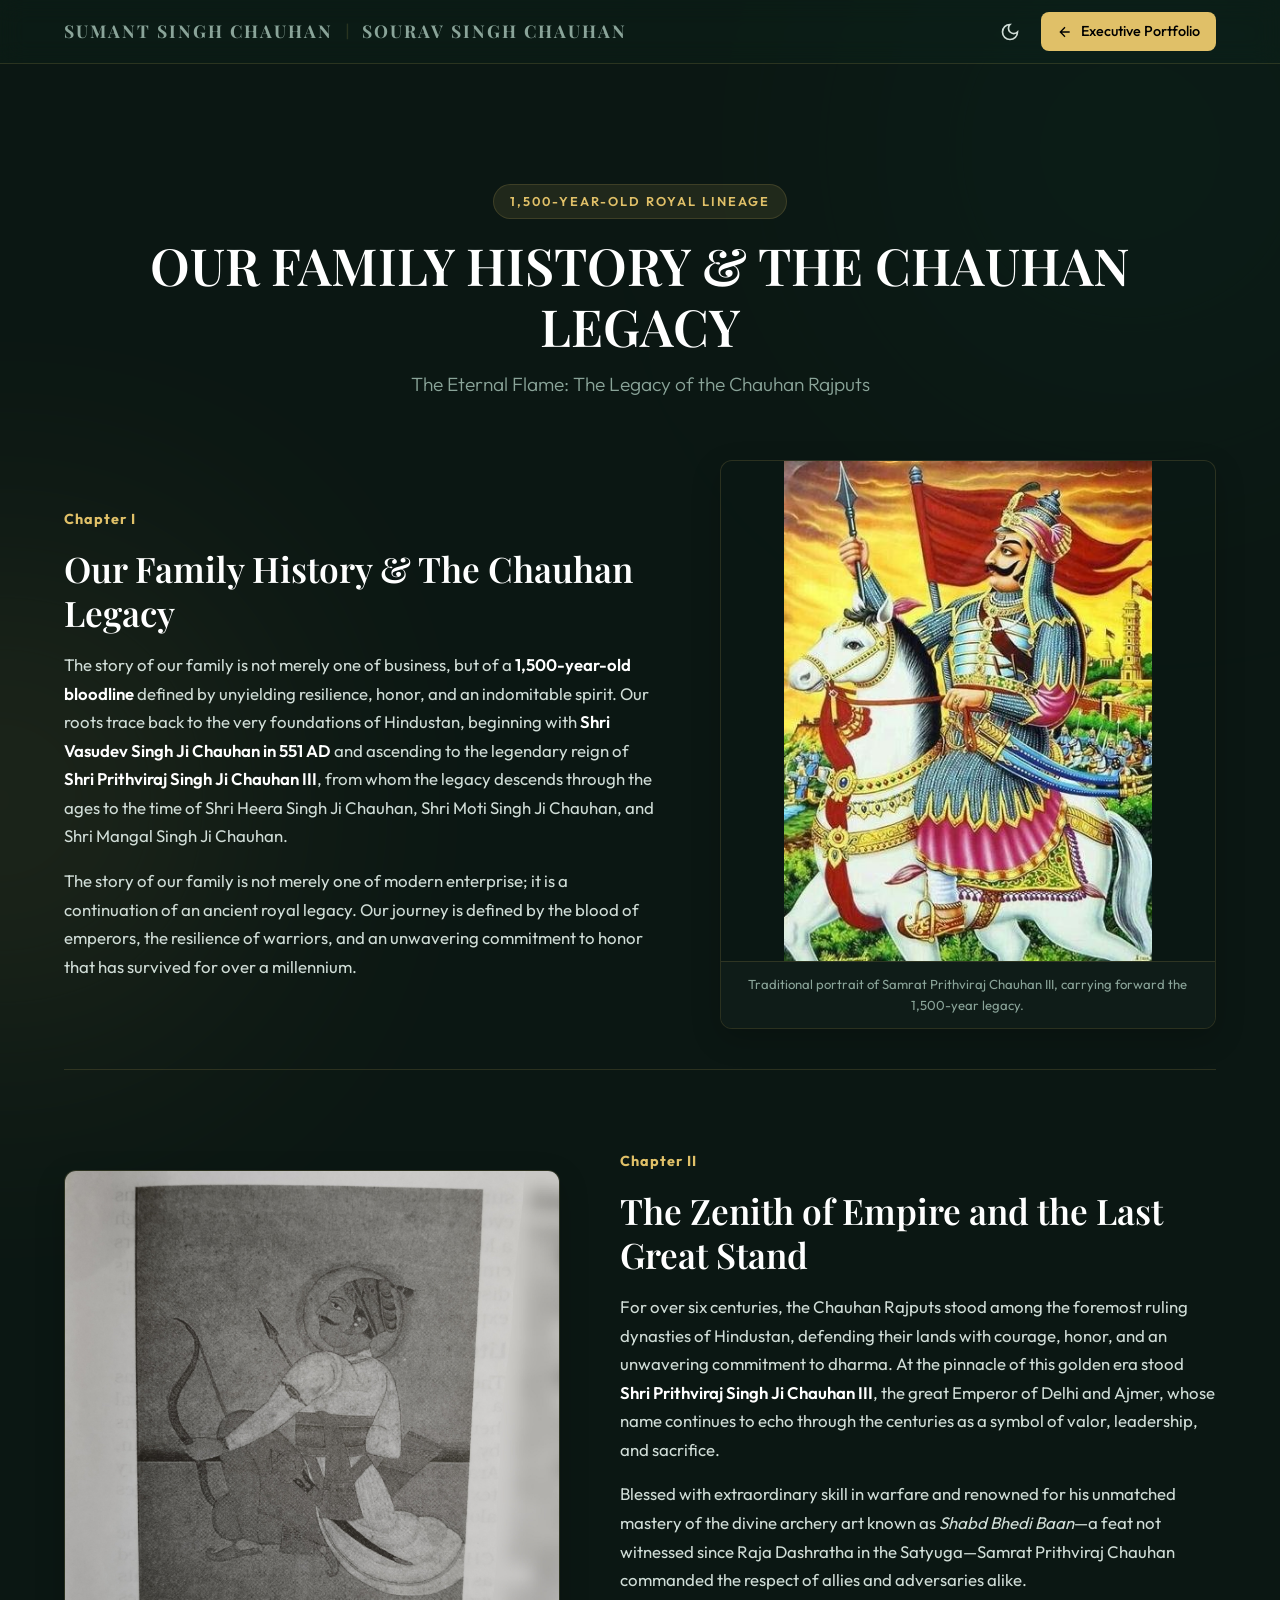
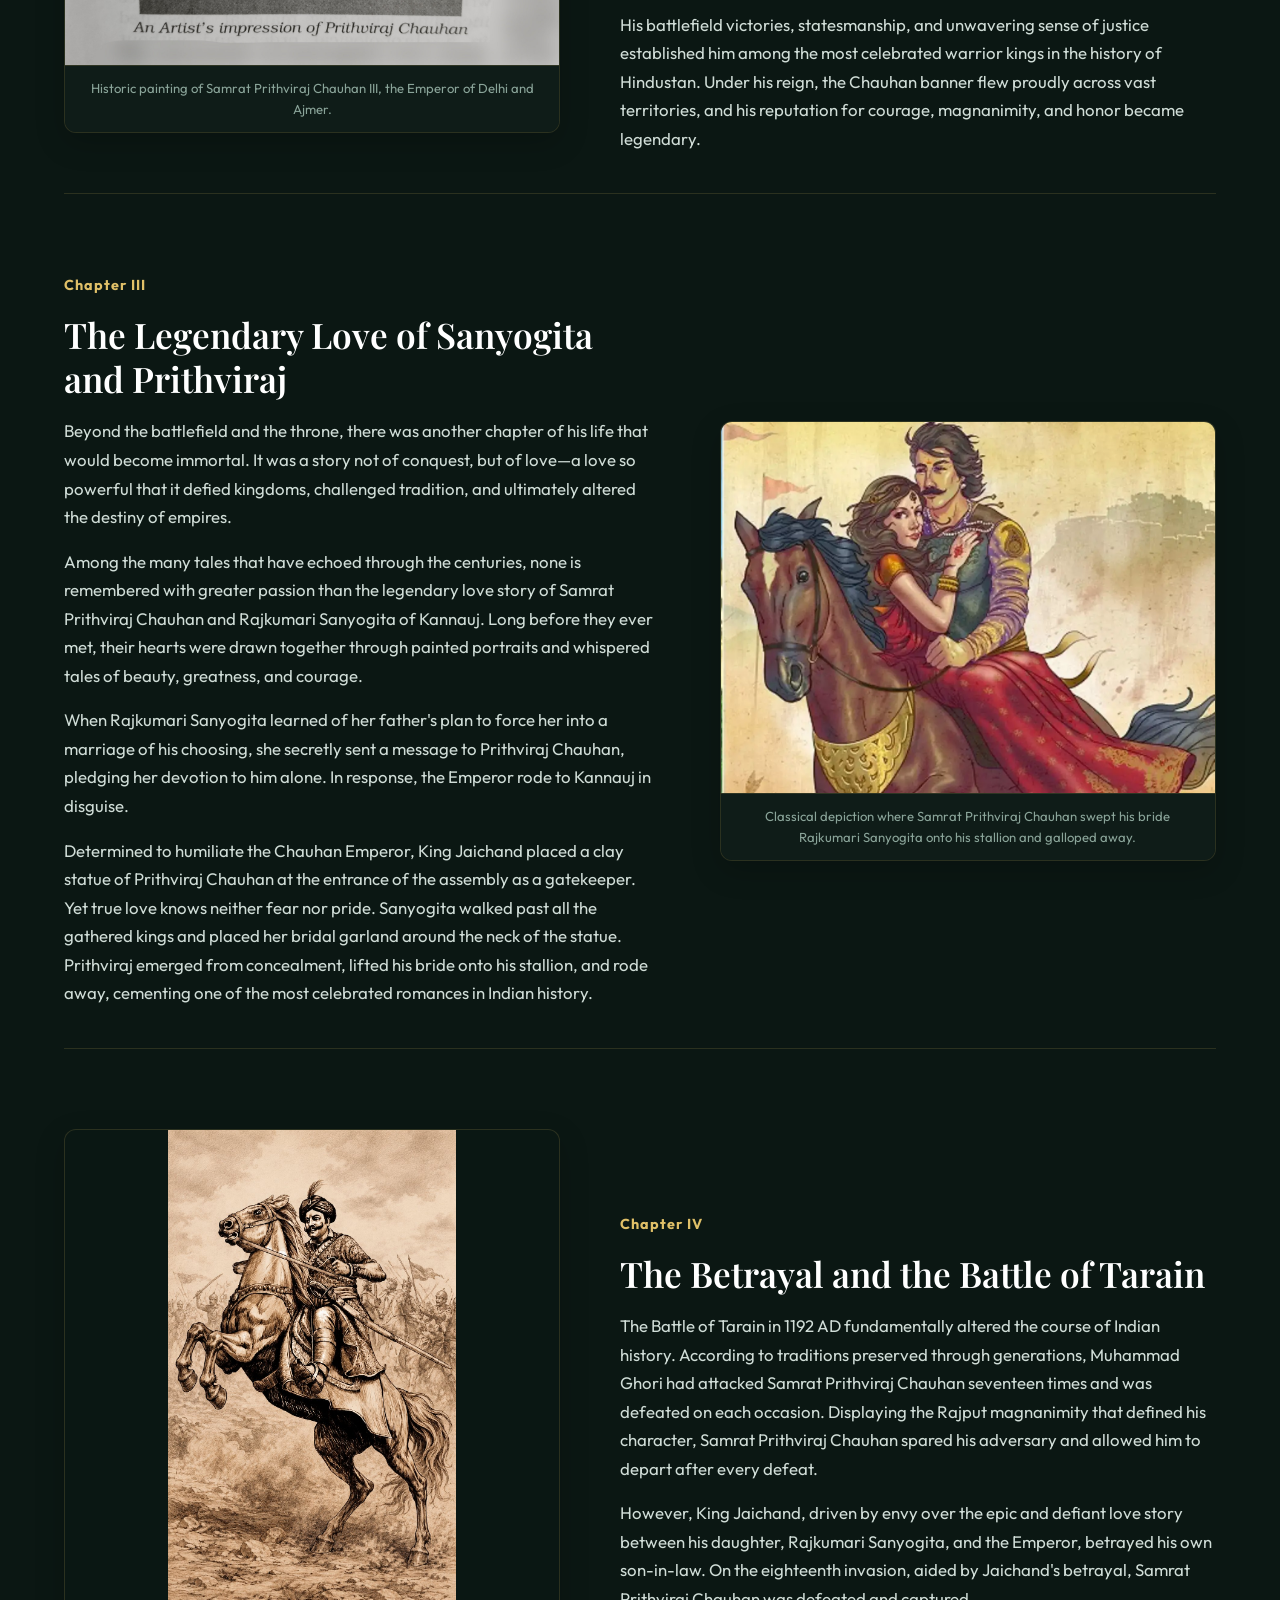
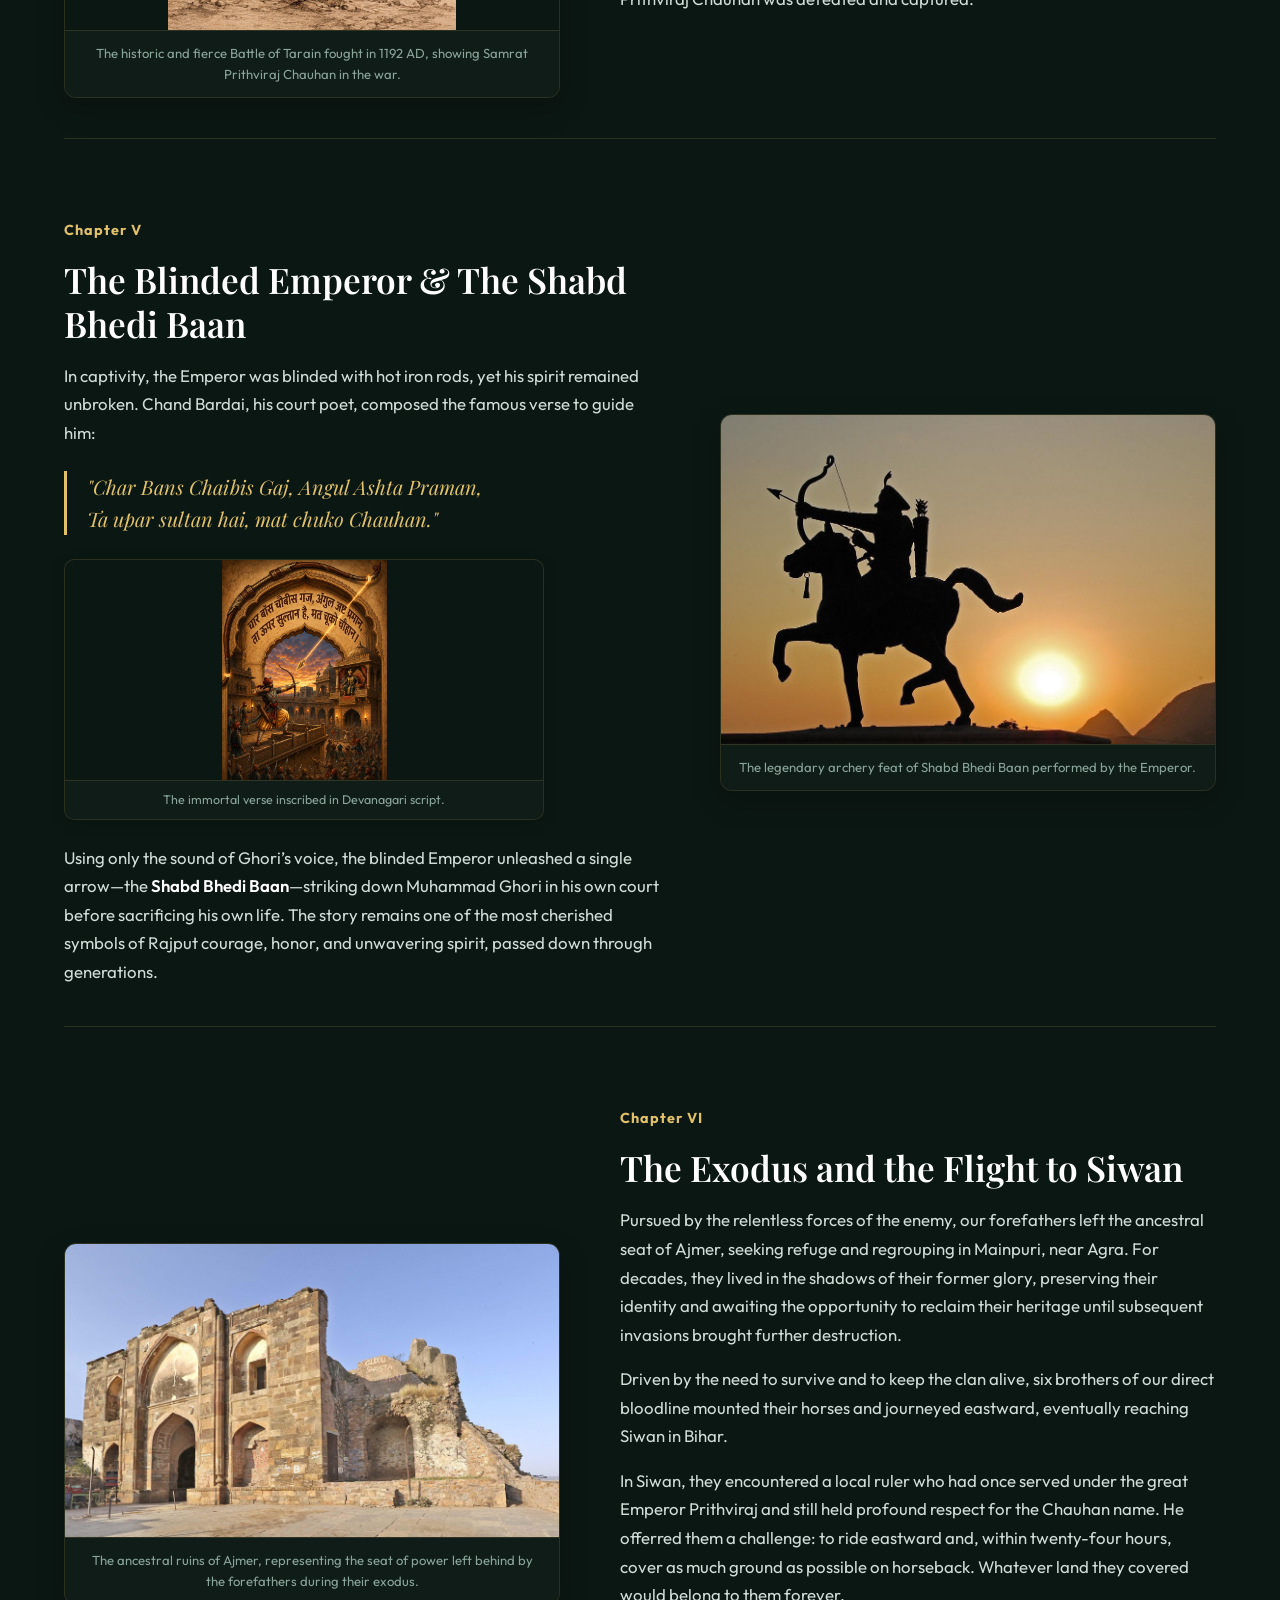
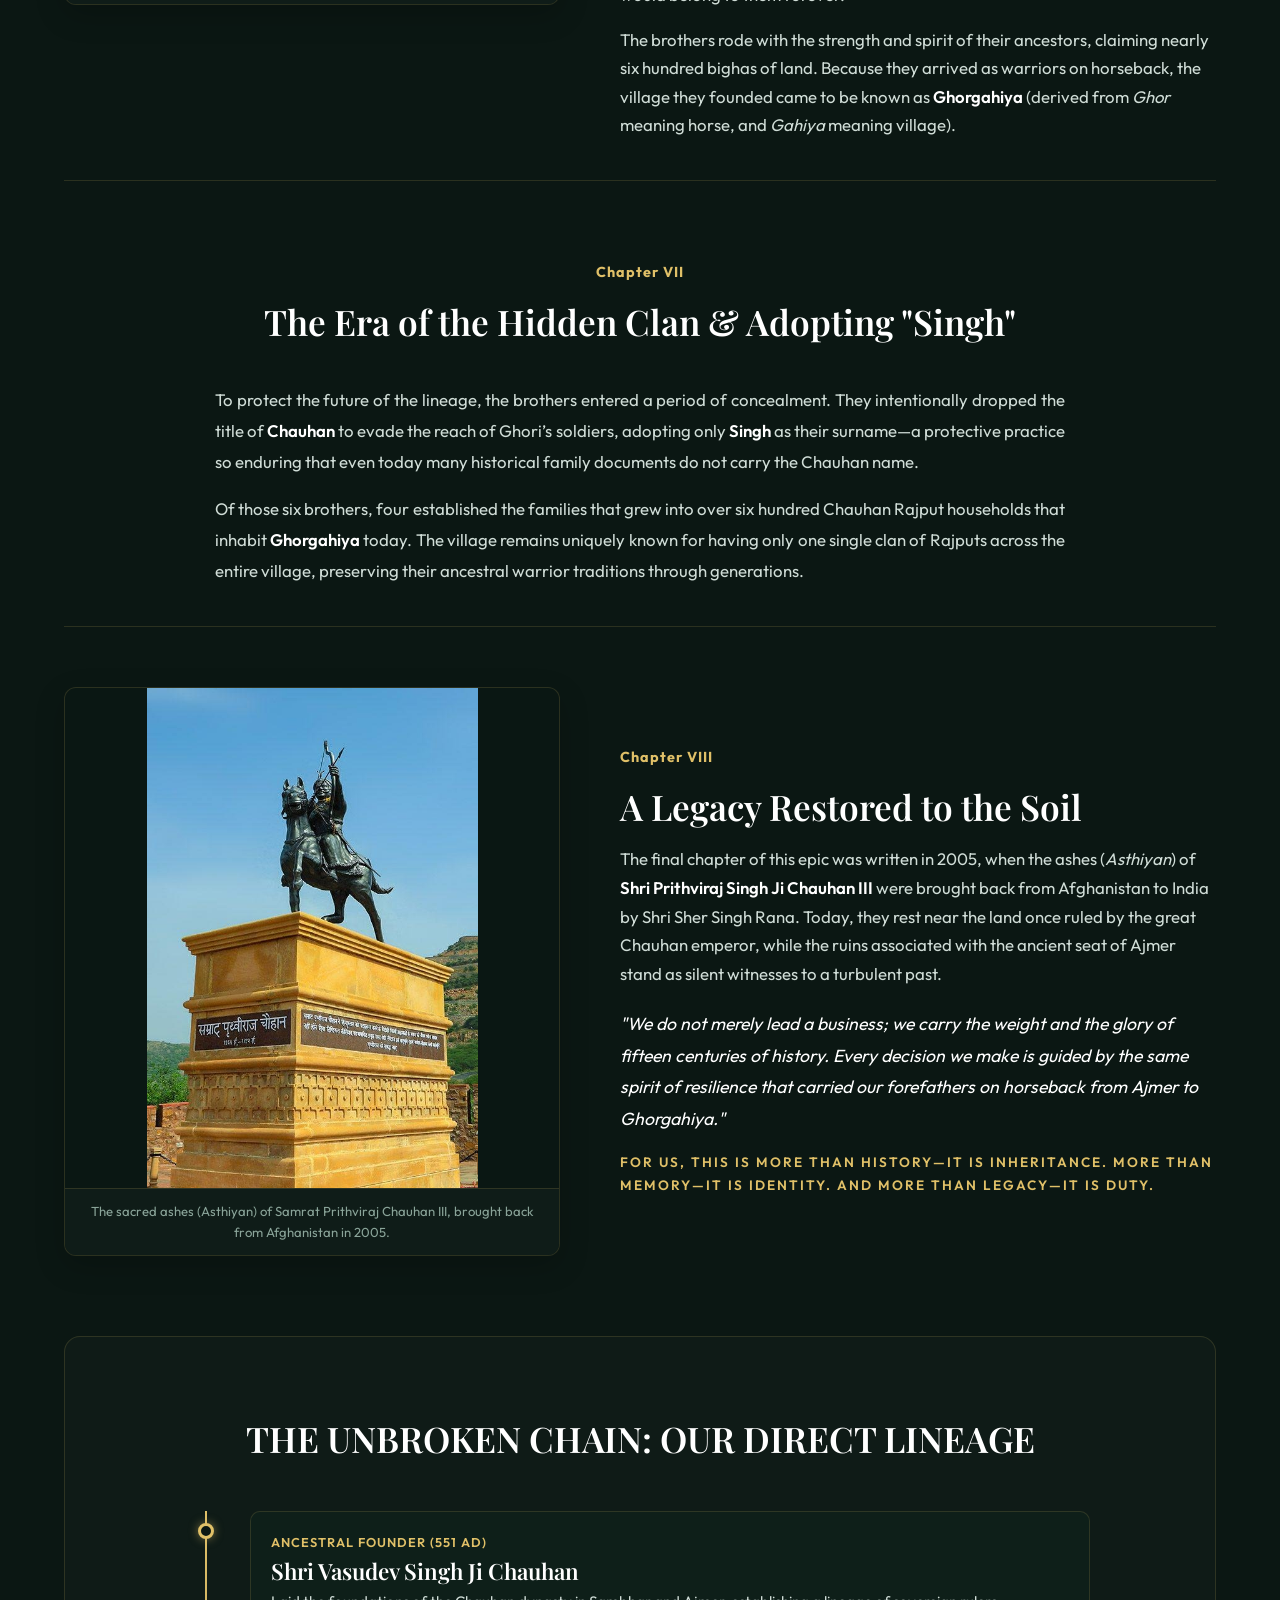
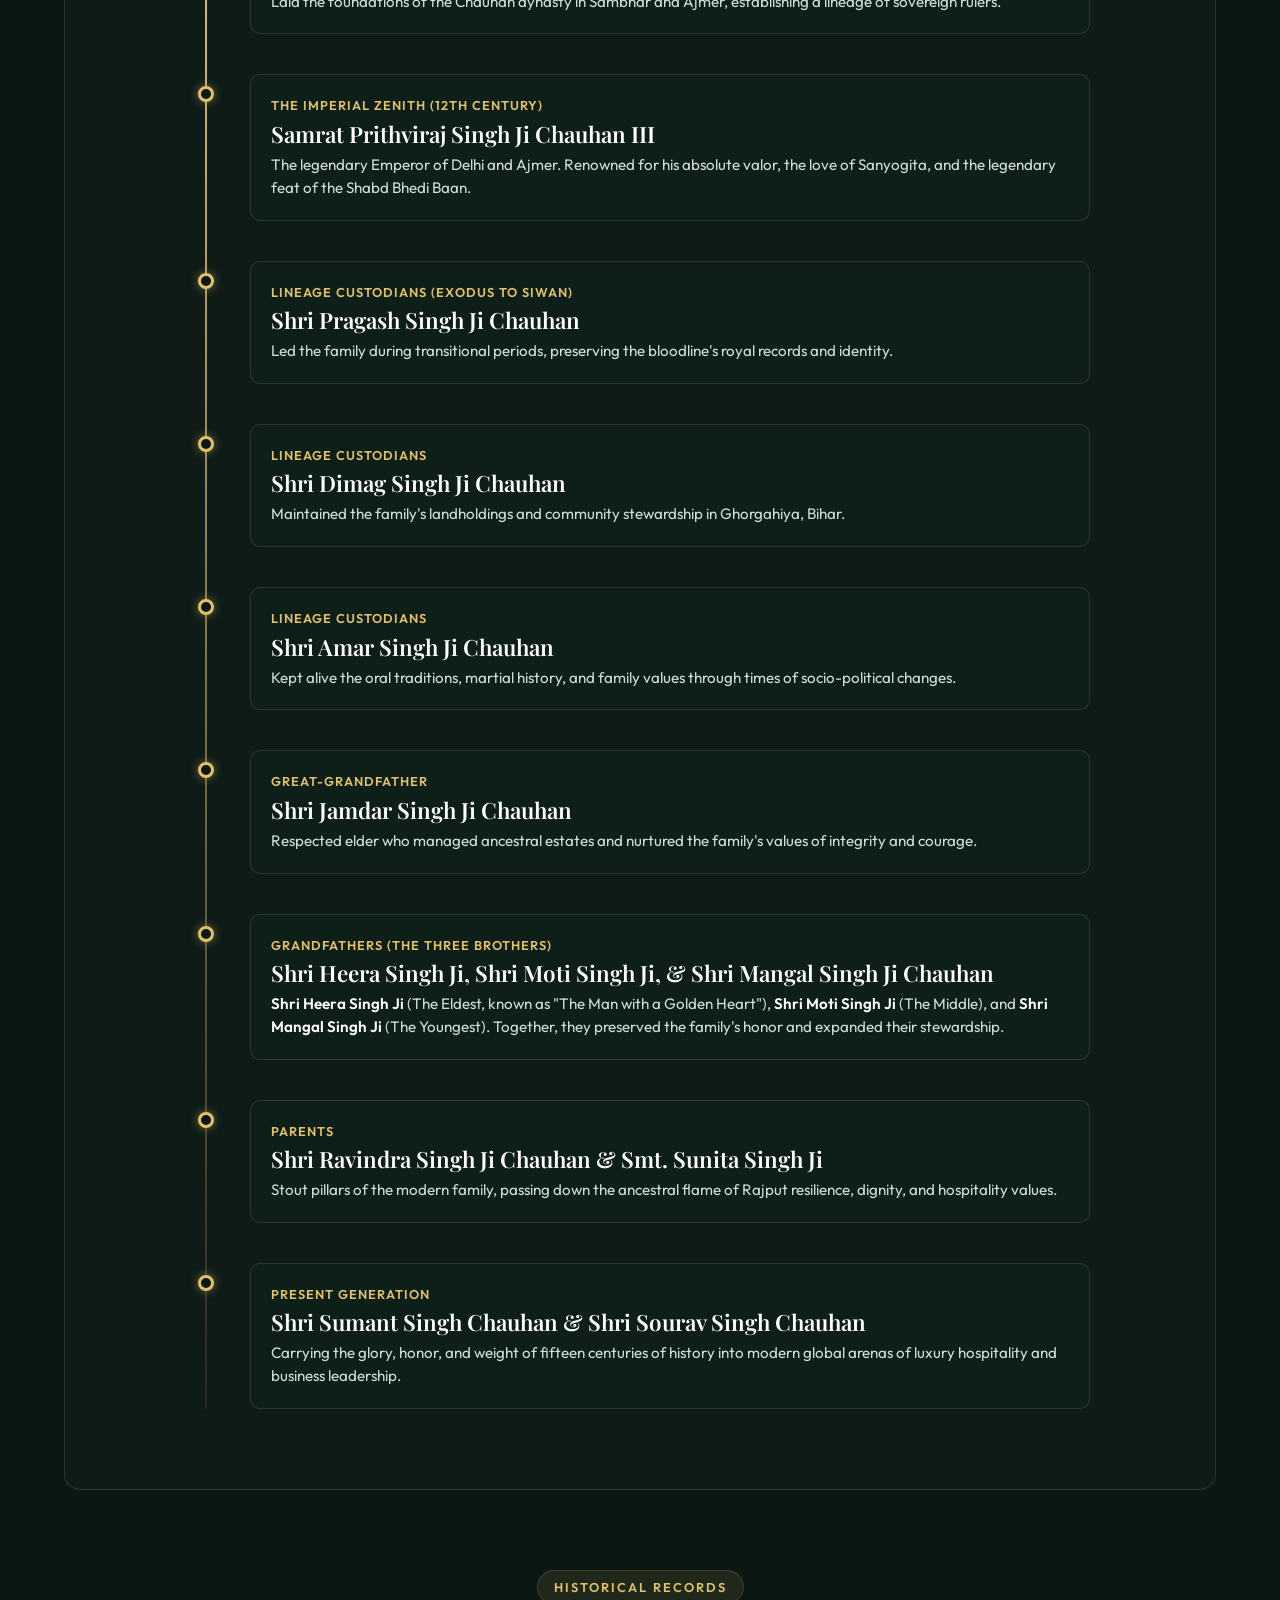
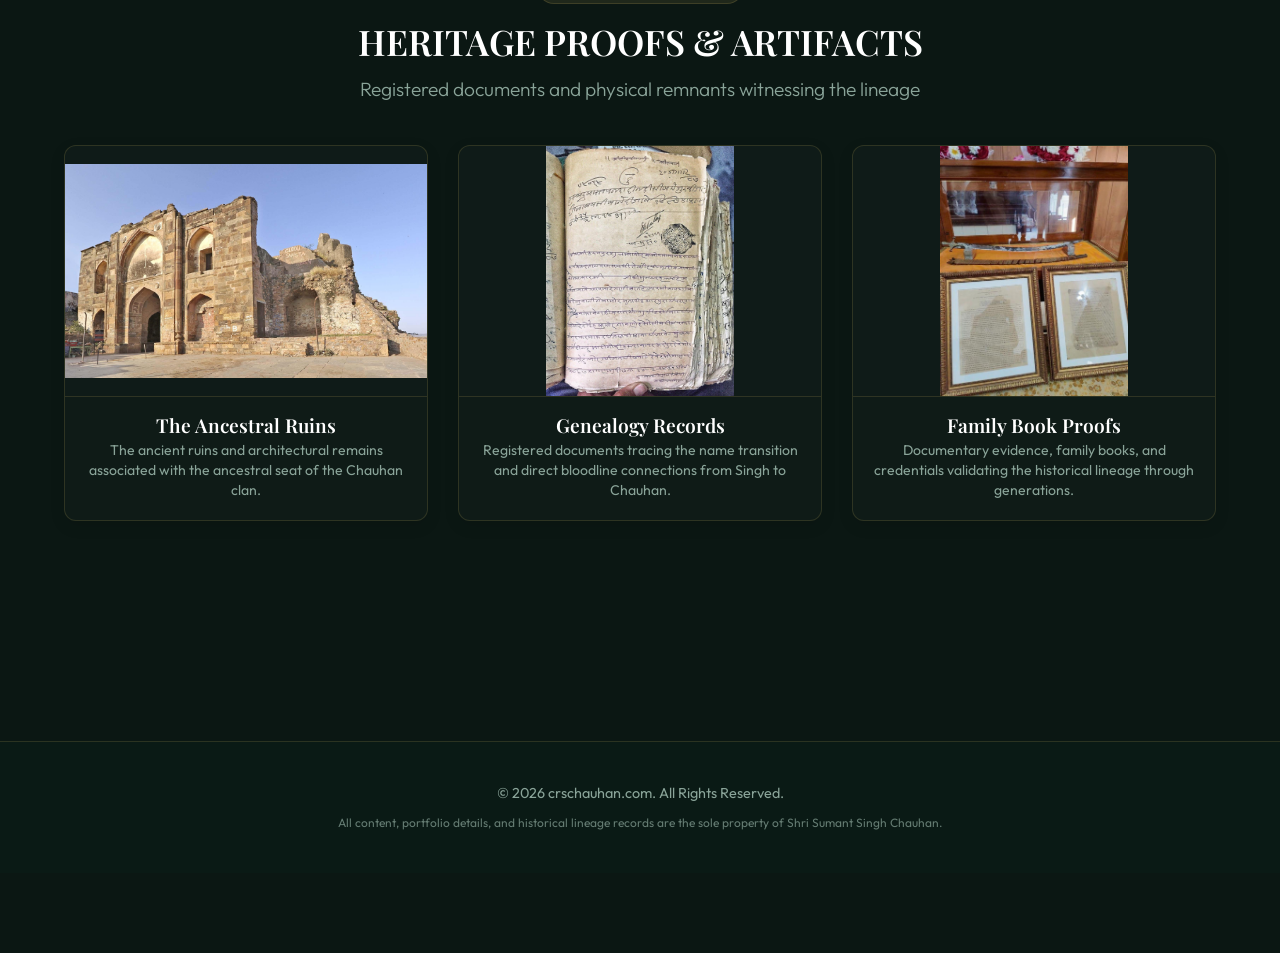
<file: history.html>
<!DOCTYPE html>
<html lang="en" data-theme="dark">
<head>
  <meta charset="UTF-8">
  <meta name="viewport" content="width=device-width, initial-scale=1.0">
  <script>
    if ('serviceWorker' in navigator) {
      navigator.serviceWorker.getRegistrations().then(function(registrations) {
        for (let registration of registrations) {
          registration.unregister();
        }
      });
    }
  </script>
  <title>Lineage & Family History | The Chauhan Legacy</title>
  
  <!-- SEO Meta Tags -->
  <meta name="description" content="The 1,500-year-old royal lineage and family history of the Chauhan Rajputs, tracing from Samrat Prithviraj Chauhan III to Shri Sumant Singh Chauhan.">
  <meta name="keywords" content="Chauhan Legacy, Prithviraj Chauhan, Rajput History, Lineage, Ghorgahiya, Siwan, Sumant Singh Chauhan, Royal Family History">
  <meta name="author" content="Sumant Singh Chauhan">
  <link rel="canonical" href="https://crschauhan.com/history.html">
  
  <!-- Open Graph -->
  <meta property="og:title" content="Lineage & Family History | The Chauhan Legacy">
  <meta property="og:description" content="A 1,500-year-old bloodline of honor, resilience, and valor—from Samrat Prithviraj Chauhan III to the modern Chauhan family.">
  <meta property="og:image" content="history_prc_portrait.jpg">
  <meta property="og:url" content="https://crschauhan.com/history.html">
  <meta property="og:type" content="article">

  <!-- Preloads -->
  <link rel="preload" as="image" href="history_prc_portrait.jpg">

  <!-- Google Fonts -->
  <link rel="preconnect" href="https://fonts.googleapis.com">
  <link rel="preconnect" href="https://fonts.gstatic.com" crossorigin>
  <link href="https://fonts.googleapis.com/css2?family=Outfit:wght@300;400;500;600;700&family=Playfair+Display:ital,wght@0,400;0,600;0,700;1,400&display=swap" rel="stylesheet">

  <!-- Custom Stylesheet -->
  <link rel="stylesheet" href="styles.css">
</head>
<body>

  <!-- Background Glows -->
  <div class="glow-container" aria-hidden="true">
    <div class="glow-bg glow-1"></div>
    <div class="glow-bg glow-2"></div>
  </div>

  <!-- Top Action Bar -->
  <nav class="action-bar" aria-label="Quick Controls">
    <div class="action-bar-container">
      <div class="logo-switcher">
        <a href="index.html" class="logo-link">SUMANT <span class="logo-last-name">SINGH CHAUHAN</span></a>
        <span class="logo-separator">|</span>
        <a href="sourav.html" class="logo-link">SOURAV <span class="logo-last-name">SINGH CHAUHAN</span></a>
      </div>
      <div class="action-controls">
        <button id="theme-toggle" class="btn-icon" aria-label="Toggle Light/Dark Theme" title="Toggle Theme">
          <svg class="sun-icon" xmlns="http://www.w3.org/2000/svg" viewBox="0 0 24 24" fill="none" stroke="currentColor" stroke-width="2"><circle cx="12" cy="12" r="4"/><path d="M12 2v2M12 20v2M4.93 4.93l1.41 1.41M17.66 17.66l1.41 1.41M2 12h2M20 12h2M6.34 17.66l-1.41 1.41M19.07 4.93l-1.41 1.41"/></svg>
          <svg class="moon-icon" xmlns="http://www.w3.org/2000/svg" viewBox="0 0 24 24" fill="none" stroke="currentColor" stroke-width="2"><path d="M12 3a6 6 0 0 0 9 9 9 9 0 1 1-9-9Z"/></svg>
        </button>
        <a href="https://crschauhan.com/" class="btn btn-primary btn-small">
          <svg class="btn-icon-svg" xmlns="http://www.w3.org/2000/svg" viewBox="0 0 24 24" fill="none" stroke="currentColor" stroke-width="2"><path d="M19 12H5M12 19l-7-7 7-7"/></svg>
          <span class="btn-text">Executive Portfolio</span>
        </a>
      </div>
    </div>
  </nav>

  <!-- Main Content Container -->
  <main class="history-section">
    
    <!-- Page Header -->
    <header class="history-header">
      <span class="history-title-badge">1,500-Year-Old Royal Lineage</span>
      <h1 class="history-main-title">OUR FAMILY HISTORY & THE CHAUHAN LEGACY</h1>
      <p class="history-subtitle">The Eternal Flame: The Legacy of the Chauhan Rajputs</p>
    </header>

    <!-- Chapter 1: Our Family History & The Chauhan Legacy -->
    <section class="history-chapter" aria-labelledby="ch1-title">
      <div class="history-chapter-content">
        <span class="history-chapter-num">Chapter I</span>
        <h2 id="ch1-title" class="history-chapter-title">Our Family History &amp; The Chauhan Legacy</h2>
        <div class="history-chapter-text">
          <p>
            The story of our family is not merely one of business, but of a <strong>1,500-year-old bloodline</strong> defined by unyielding resilience, honor, and an indomitable spirit. Our roots trace back to the very foundations of Hindustan, beginning with <strong>Shri Vasudev Singh Ji Chauhan in 551 AD</strong> and ascending to the legendary reign of <strong>Shri Prithviraj Singh Ji Chauhan III</strong>, from whom the legacy descends through the ages to the time of Shri Heera Singh Ji Chauhan, Shri Moti Singh Ji Chauhan, and Shri Mangal Singh Ji Chauhan.
          </p>
          <p>
            The story of our family is not merely one of modern enterprise; it is a continuation of an ancient royal legacy. Our journey is defined by the blood of emperors, the resilience of warriors, and an unwavering commitment to honor that has survived for over a millennium.
          </p>
        </div>
      </div>
      <div class="history-chapter-media">
        <img src="history_prc_portrait.jpg" alt="Traditional portrait of Samrat Prithviraj Chauhan III" class="history-chapter-img" loading="eager" fetchpriority="high" decoding="async">
        <div class="history-img-caption">Traditional portrait of Samrat Prithviraj Chauhan III, carrying forward the 1,500-year legacy.</div>
      </div>
    </section>

    <!-- Chapter 2: Zenith of Empire -->
    <section class="history-chapter alternate" aria-labelledby="ch2-title">
      <div class="history-chapter-media">
        <img src="history_prc_painting.jpg" alt="Samrat Prithviraj Chauhan III Portrait Painting" class="history-chapter-img" loading="lazy" decoding="async">
        <div class="history-img-caption">Historic painting of Samrat Prithviraj Chauhan III, the Emperor of Delhi and Ajmer.</div>
      </div>
      <div class="history-chapter-content">
        <span class="history-chapter-num">Chapter II</span>
        <h2 id="ch2-title" class="history-chapter-title">The Zenith of Empire and the Last Great Stand</h2>
        <div class="history-chapter-text">
          <p>
            For over six centuries, the Chauhan Rajputs stood among the foremost ruling dynasties of Hindustan, defending their lands with courage, honor, and an unwavering commitment to dharma. At the pinnacle of this golden era stood <strong>Shri Prithviraj Singh Ji Chauhan III</strong>, the great Emperor of Delhi and Ajmer, whose name continues to echo through the centuries as a symbol of valor, leadership, and sacrifice.
          </p>
          <p>
            Blessed with extraordinary skill in warfare and renowned for his unmatched mastery of the divine archery art known as <em>Shabd Bhedi Baan</em>—a feat not witnessed since Raja Dashratha in the Satyuga—Samrat Prithviraj Chauhan commanded the respect of allies and adversaries alike.
          </p>
          <p>
            His battlefield victories, statesmanship, and unwavering sense of justice established him among the most celebrated warrior kings in the history of Hindustan. Under his reign, the Chauhan banner flew proudly across vast territories, and his reputation for courage, magnanimity, and honor became legendary.
          </p>
        </div>
      </div>
    </section>

    <!-- Chapter 3: Sanyogita and Prithviraj Love Story -->
    <section class="history-chapter" aria-labelledby="ch3-title">
      <div class="history-chapter-content">
        <span class="history-chapter-num">Chapter III</span>
        <h2 id="ch3-title" class="history-chapter-title">The Legendary Love of Sanyogita and Prithviraj</h2>
        <div class="history-chapter-text">
          <p>
            Beyond the battlefield and the throne, there was another chapter of his life that would become immortal. It was a story not of conquest, but of love—a love so powerful that it defied kingdoms, challenged tradition, and ultimately altered the destiny of empires.
          </p>
          <p>
            Among the many tales that have echoed through the centuries, none is remembered with greater passion than the legendary love story of Samrat Prithviraj Chauhan and Rajkumari Sanyogita of Kannauj. Long before they ever met, their hearts were drawn together through painted portraits and whispered tales of beauty, greatness, and courage.
          </p>
          <p>
            When Rajkumari Sanyogita learned of her father's plan to force her into a marriage of his choosing, she secretly sent a message to Prithviraj Chauhan, pledging her devotion to him alone. In response, the Emperor rode to Kannauj in disguise.
          </p>
          <p>
            Determined to humiliate the Chauhan Emperor, King Jaichand placed a clay statue of Prithviraj Chauhan at the entrance of the assembly as a gatekeeper. Yet true love knows neither fear nor pride. Sanyogita walked past all the gathered kings and placed her bridal garland around the neck of the statue. Prithviraj emerged from concealment, lifted his bride onto his stallion, and rode away, cementing one of the most celebrated romances in Indian history.
          </p>
        </div>
      </div>
      <div class="history-chapter-media">
        <img src="history_swayamvara.webp" alt="Swayamvara of Rajkumari Sanyogita and Prithviraj Chauhan" class="history-chapter-img" loading="lazy" decoding="async">
        <div class="history-img-caption">Classical depiction where Samrat Prithviraj Chauhan swept his bride Rajkumari Sanyogita onto his stallion and galloped away.</div>
      </div>
    </section>

    <!-- Chapter 4: Battle of Tarain -->
    <section class="history-chapter alternate" aria-labelledby="ch4-title">
      <div class="history-chapter-media">
        <img src="history_battle_tarain.jpg" alt="The Battle of Tarain Illustration" class="history-chapter-img" loading="lazy" decoding="async">
        <div class="history-img-caption">The historic and fierce Battle of Tarain fought in 1192 AD, showing Samrat Prithviraj Chauhan in the war.</div>
      </div>
      <div class="history-chapter-content">
        <span class="history-chapter-num">Chapter IV</span>
        <h2 id="ch4-title" class="history-chapter-title">The Betrayal and the Battle of Tarain</h2>
        <div class="history-chapter-text">
          <p>
            The Battle of Tarain in 1192 AD fundamentally altered the course of Indian history. According to traditions preserved through generations, Muhammad Ghori had attacked Samrat Prithviraj Chauhan seventeen times and was defeated on each occasion. Displaying the Rajput magnanimity that defined his character, Samrat Prithviraj Chauhan spared his adversary and allowed him to depart after every defeat.
          </p>
          <p>
            However, King Jaichand, driven by envy over the epic and defiant love story between his daughter, Rajkumari Sanyogita, and the Emperor, betrayed his own son-in-law. On the eighteenth invasion, aided by Jaichand's betrayal, Samrat Prithviraj Chauhan was defeated and captured.
          </p>
        </div>
      </div>
    </section>

    <!-- Chapter 5: Shabd Bhedi Baan -->
    <section class="history-chapter" aria-labelledby="ch5-title">
      <div class="history-chapter-content">
        <span class="history-chapter-num">Chapter V</span>
        <h2 id="ch5-title" class="history-chapter-title">The Blinded Emperor &amp; The Shabd Bhedi Baan</h2>
        <div class="history-chapter-text">
          <p>
            In captivity, the Emperor was blinded with hot iron rods, yet his spirit remained unbroken. Chand Bardai, his court poet, composed the famous verse to guide him:
          </p>
          <blockquote class="history-verse-quote">
            "Char Bans Chaibis Gaj, Angul Ashta Praman,<br>
            Ta upar sultan hai, mat chuko Chauhan."
          </blockquote>
          
          <!-- Inline Verse Inscription Image -->
          <div class="inline-verse-container">
            <img src="history_verse.jpg" alt="Char Bans Chaibis Gaj Rajput Verse Inscription" class="inline-verse-img" loading="lazy" decoding="async">
            <div class="history-img-caption" style="font-size: 0.78rem; padding: 8px 12px; border-top: 1px solid var(--color-border); background-color: var(--color-bg-card);">The immortal verse inscribed in Devanagari script.</div>
          </div>

          <p>
            Using only the sound of Ghori’s voice, the blinded Emperor unleashed a single arrow—the <strong>Shabd Bhedi Baan</strong>—striking down Muhammad Ghori in his own court before sacrificing his own life. The story remains one of the most cherished symbols of Rajput courage, honor, and unwavering spirit, passed down through generations.
          </p>
        </div>
      </div>
      <div class="history-chapter-media">
        <img src="history_archery.jpg" alt="Shabd Bhedi Baan Archery Feat" class="history-chapter-img" loading="lazy" decoding="async">
        <div class="history-img-caption">The legendary archery feat of Shabd Bhedi Baan performed by the Emperor.</div>
      </div>
    </section>

    <!-- Chapter 6: Exodus & Flight to Siwan -->
    <section class="history-chapter alternate" aria-labelledby="ch6-title">
      <div class="history-chapter-media">
        <img src="history_ruins.jpg" alt="Ancient Chauhan ruins and remains" class="history-chapter-img" loading="lazy" decoding="async">
        <div class="history-img-caption">The ancestral ruins of Ajmer, representing the seat of power left behind by the forefathers during their exodus.</div>
      </div>
      <div class="history-chapter-content">
        <span class="history-chapter-num">Chapter VI</span>
        <h2 id="ch6-title" class="history-chapter-title">The Exodus and the Flight to Siwan</h2>
        <div class="history-chapter-text">
          <p>
            Pursued by the relentless forces of the enemy, our forefathers left the ancestral seat of Ajmer, seeking refuge and regrouping in Mainpuri, near Agra. For decades, they lived in the shadows of their former glory, preserving their identity and awaiting the opportunity to reclaim their heritage until subsequent invasions brought further destruction.
          </p>
          <p>
            Driven by the need to survive and to keep the clan alive, six brothers of our direct bloodline mounted their horses and journeyed eastward, eventually reaching Siwan in Bihar.
          </p>
          <p>
            In Siwan, they encountered a local ruler who had once served under the great Emperor Prithviraj and still held profound respect for the Chauhan name. He offerred them a challenge: to ride eastward and, within twenty-four hours, cover as much ground as possible on horseback. Whatever land they covered would belong to them forever.
          </p>
          <p>
            The brothers rode with the strength and spirit of their ancestors, claiming nearly six hundred bighas of land. Because they arrived as warriors on horseback, the village they founded came to be known as <strong>Ghorgahiya</strong> (derived from <em>Ghor</em> meaning horse, and <em>Gahiya</em> meaning village).
          </p>
        </div>
      </div>
    </section>

    <!-- Chapter 7: Adopting Singh for Concealment -->
    <section class="history-chapter" aria-labelledby="ch7-title" style="border-bottom: 1px solid var(--color-border); padding-bottom: 40px; margin-bottom: 60px;">
      <div class="history-chapter-content" style="grid-column: 1 / -1;">
        <span class="history-chapter-num" style="text-align: center; display: block;">Chapter VII</span>
        <h2 id="ch7-title" class="history-chapter-title" style="text-align: center; margin-bottom: 24px;">The Era of the Hidden Clan &amp; Adopting "Singh"</h2>
        <div class="history-chapter-text" style="max-width: 850px; margin: 0 auto; text-align: justify; font-size: 1.05rem; line-height: 1.85;">
          <p>
            To protect the future of the lineage, the brothers entered a period of concealment. They intentionally dropped the title of <strong>Chauhan</strong> to evade the reach of Ghori’s soldiers, adopting only <strong>Singh</strong> as their surname—a protective practice so enduring that even today many historical family documents do not carry the Chauhan name.
          </p>
          <p>
            Of those six brothers, four established the families that grew into over six hundred Chauhan Rajput households that inhabit <strong>Ghorgahiya</strong> today. The village remains uniquely known for having only one single clan of Rajputs across the entire village, preserving their ancestral warrior traditions through generations.
          </p>
        </div>
      </div>
    </section>

    <!-- Chapter VIII: A Legacy Restored to the Soil -->
    <section class="history-chapter alternate" aria-labelledby="ch8-title" style="border-bottom: none; margin-bottom: 40px;">
      <div class="history-chapter-media">
        <img src="history_ashes.jpg" alt="The sacred ashes of Samrat Prithviraj Chauhan III" class="history-chapter-img" loading="lazy" decoding="async">
        <div class="history-img-caption">The sacred ashes (Asthiyan) of Samrat Prithviraj Chauhan III, brought back from Afghanistan in 2005.</div>
      </div>
      <div class="history-chapter-content">
        <span class="history-chapter-num">Chapter VIII</span>
        <h2 id="ch8-title" class="history-chapter-title">A Legacy Restored to the Soil</h2>
        <div class="history-chapter-text">
          <p>
            The final chapter of this epic was written in 2005, when the ashes (<em>Asthiyan</em>) of <strong>Shri Prithviraj Singh Ji Chauhan III</strong> were brought back from Afghanistan to India by Shri Sher Singh Rana. Today, they rest near the land once ruled by the great Chauhan emperor, while the ruins associated with the ancient seat of Ajmer stand as silent witnesses to a turbulent past.
          </p>
          <p style="font-style: italic; color: var(--color-text-title); margin-top: 20px; font-size: 1.1rem; line-height: 1.8;">
            "We do not merely lead a business; we carry the weight and the glory of fifteen centuries of history. Every decision we make is guided by the same spirit of resilience that carried our forefathers on horseback from Ajmer to Ghorgahiya."
          </p>
          <p style="font-weight: 600; text-transform: uppercase; letter-spacing: 2px; color: var(--color-accent); font-size: 0.85rem; margin-top: 12px; font-family: var(--font-sans);">
            For us, this is more than history—it is inheritance. More than memory—it is identity. And more than legacy—it is duty.
          </p>
        </div>
      </div>
    </section>

    <!-- Section 8: Direct Lineage Tree -->
    <section class="lineage-section" aria-labelledby="lineage-title">
      <h2 id="lineage-title" class="history-chapter-title" style="text-align: center; margin-bottom: 50px;">THE UNBROKEN CHAIN: OUR DIRECT LINEAGE</h2>
      
      <div class="lineage-tree-container">
        
        <div class="lineage-node">
          <div class="lineage-dot"></div>
          <div class="lineage-node-card">
            <span class="lineage-node-role">Ancestral Founder (551 AD)</span>
            <h3 class="lineage-node-name">Shri Vasudev Singh Ji Chauhan</h3>
            <p class="lineage-node-desc">Laid the foundations of the Chauhan dynasty in Sambhar and Ajmer, establishing a lineage of sovereign rulers.</p>
          </div>
        </div>

        <div class="lineage-node">
          <div class="lineage-dot"></div>
          <div class="lineage-node-card">
            <span class="lineage-node-role">The Imperial Zenith (12th Century)</span>
            <h3 class="lineage-node-name">Samrat Prithviraj Singh Ji Chauhan III</h3>
            <p class="lineage-node-desc">The legendary Emperor of Delhi and Ajmer. Renowned for his absolute valor, the love of Sanyogita, and the legendary feat of the Shabd Bhedi Baan.</p>
          </div>
        </div>

        <div class="lineage-node">
          <div class="lineage-dot"></div>
          <div class="lineage-node-card">
            <span class="lineage-node-role">Lineage Custodians (Exodus to Siwan)</span>
            <h3 class="lineage-node-name">Shri Pragash Singh Ji Chauhan</h3>
            <p class="lineage-node-desc">Led the family during transitional periods, preserving the bloodline's royal records and identity.</p>
          </div>
        </div>

        <div class="lineage-node">
          <div class="lineage-dot"></div>
          <div class="lineage-node-card">
            <span class="lineage-node-role">Lineage Custodians</span>
            <h3 class="lineage-node-name">Shri Dimag Singh Ji Chauhan</h3>
            <p class="lineage-node-desc">Maintained the family's landholdings and community stewardship in Ghorgahiya, Bihar.</p>
          </div>
        </div>

        <div class="lineage-node">
          <div class="lineage-dot"></div>
          <div class="lineage-node-card">
            <span class="lineage-node-role">Lineage Custodians</span>
            <h3 class="lineage-node-name">Shri Amar Singh Ji Chauhan</h3>
            <p class="lineage-node-desc">Kept alive the oral traditions, martial history, and family values through times of socio-political changes.</p>
          </div>
        </div>

        <div class="lineage-node">
          <div class="lineage-dot"></div>
          <div class="lineage-node-card">
            <span class="lineage-node-role">Great-Grandfather</span>
            <h3 class="lineage-node-name">Shri Jamdar Singh Ji Chauhan</h3>
            <p class="lineage-node-desc">Respected elder who managed ancestral estates and nurtured the family's values of integrity and courage.</p>
          </div>
        </div>

        <div class="lineage-node">
          <div class="lineage-dot"></div>
          <div class="lineage-node-card">
            <span class="lineage-node-role">Grandfathers (The Three Brothers)</span>
            <h3 class="lineage-node-name">Shri Heera Singh Ji, Shri Moti Singh Ji, &amp; Shri Mangal Singh Ji Chauhan</h3>
            <p class="lineage-node-desc">
              <strong>Shri Heera Singh Ji</strong> (The Eldest, known as "The Man with a Golden Heart"), <strong>Shri Moti Singh Ji</strong> (The Middle), and <strong>Shri Mangal Singh Ji</strong> (The Youngest). Together, they preserved the family's honor and expanded their stewardship.
            </p>
          </div>
        </div>

        <div class="lineage-node">
          <div class="lineage-dot"></div>
          <div class="lineage-node-card">
            <span class="lineage-node-role">Parents</span>
            <h3 class="lineage-node-name">Shri Ravindra Singh Ji Chauhan &amp; Smt. Sunita Singh Ji</h3>
            <p class="lineage-node-desc">Stout pillars of the modern family, passing down the ancestral flame of Rajput resilience, dignity, and hospitality values.</p>
          </div>
        </div>

        <div class="lineage-node">
          <div class="lineage-dot"></div>
          <div class="lineage-node-card">
            <span class="lineage-node-role">Present Generation</span>
            <h3 class="lineage-node-name">Shri Sumant Singh Chauhan &amp; Shri Sourav Singh Chauhan</h3>
            <p class="lineage-node-desc">Carrying the glory, honor, and weight of fifteen centuries of history into modern global arenas of luxury hospitality and business leadership.</p>
          </div>
        </div>

      </div>
    </section>

    <!-- Section 9: Historical Proofs & Artifacts -->
    <section class="proofs-section" aria-labelledby="proofs-title">
      <span class="history-title-badge">Historical Records</span>
      <h2 id="proofs-title" class="history-chapter-title">HERITAGE PROOFS &amp; ARTIFACTS</h2>
      <p class="history-subtitle" style="margin-top: 10px;">Registered documents and physical remnants witnessing the lineage</p>
      
      <div class="proofs-grid">
        
        <div class="proof-card">
          <div class="proof-card-img-wrapper">
            <img src="history_ruins.jpg" alt="Ancient Chauhan ruins and remains" class="proof-card-img" loading="lazy" decoding="async">
          </div>
          <h3 class="proof-card-title">The Ancestral Ruins</h3>
          <p class="proof-card-desc">The ancient ruins and architectural remains associated with the ancestral seat of the Chauhan clan.</p>
        </div>

        <div class="proof-card">
          <div class="proof-card-img-wrapper">
            <img src="history_genealogy_proof.jpg" alt="Registered genealogy certificate and records" class="proof-card-img" loading="lazy" decoding="async">
          </div>
          <h3 class="proof-card-title">Genealogy Records</h3>
          <p class="proof-card-desc">Registered documents tracing the name transition and direct bloodline connections from Singh to Chauhan.</p>
        </div>

        <div class="proof-card">
          <div class="proof-card-img-wrapper">
            <img src="history_proofs_doc.jpg" alt="Lineage records and family book proofs" class="proof-card-img" loading="lazy" decoding="async">
          </div>
          <h3 class="proof-card-title">Family Book Proofs</h3>
          <p class="proof-card-desc">Documentary evidence, family books, and credentials validating the historical lineage through generations.</p>
        </div>



      </div>
    </section>

  </main>

  <!-- Elegant Static Footer -->
  <footer class="site-footer">
    <div class="footer-container">
      <p>&copy; 2026 crschauhan.com. All Rights Reserved.</p>
      <p class="footer-subtext">All content, portfolio details, and historical lineage records are the sole property of Shri Sumant Singh Chauhan.</p>
    </div>
  </footer>

  <!-- Core Javascript -->
  <script src="script.js" defer></script>
</body>
</html>
</file>
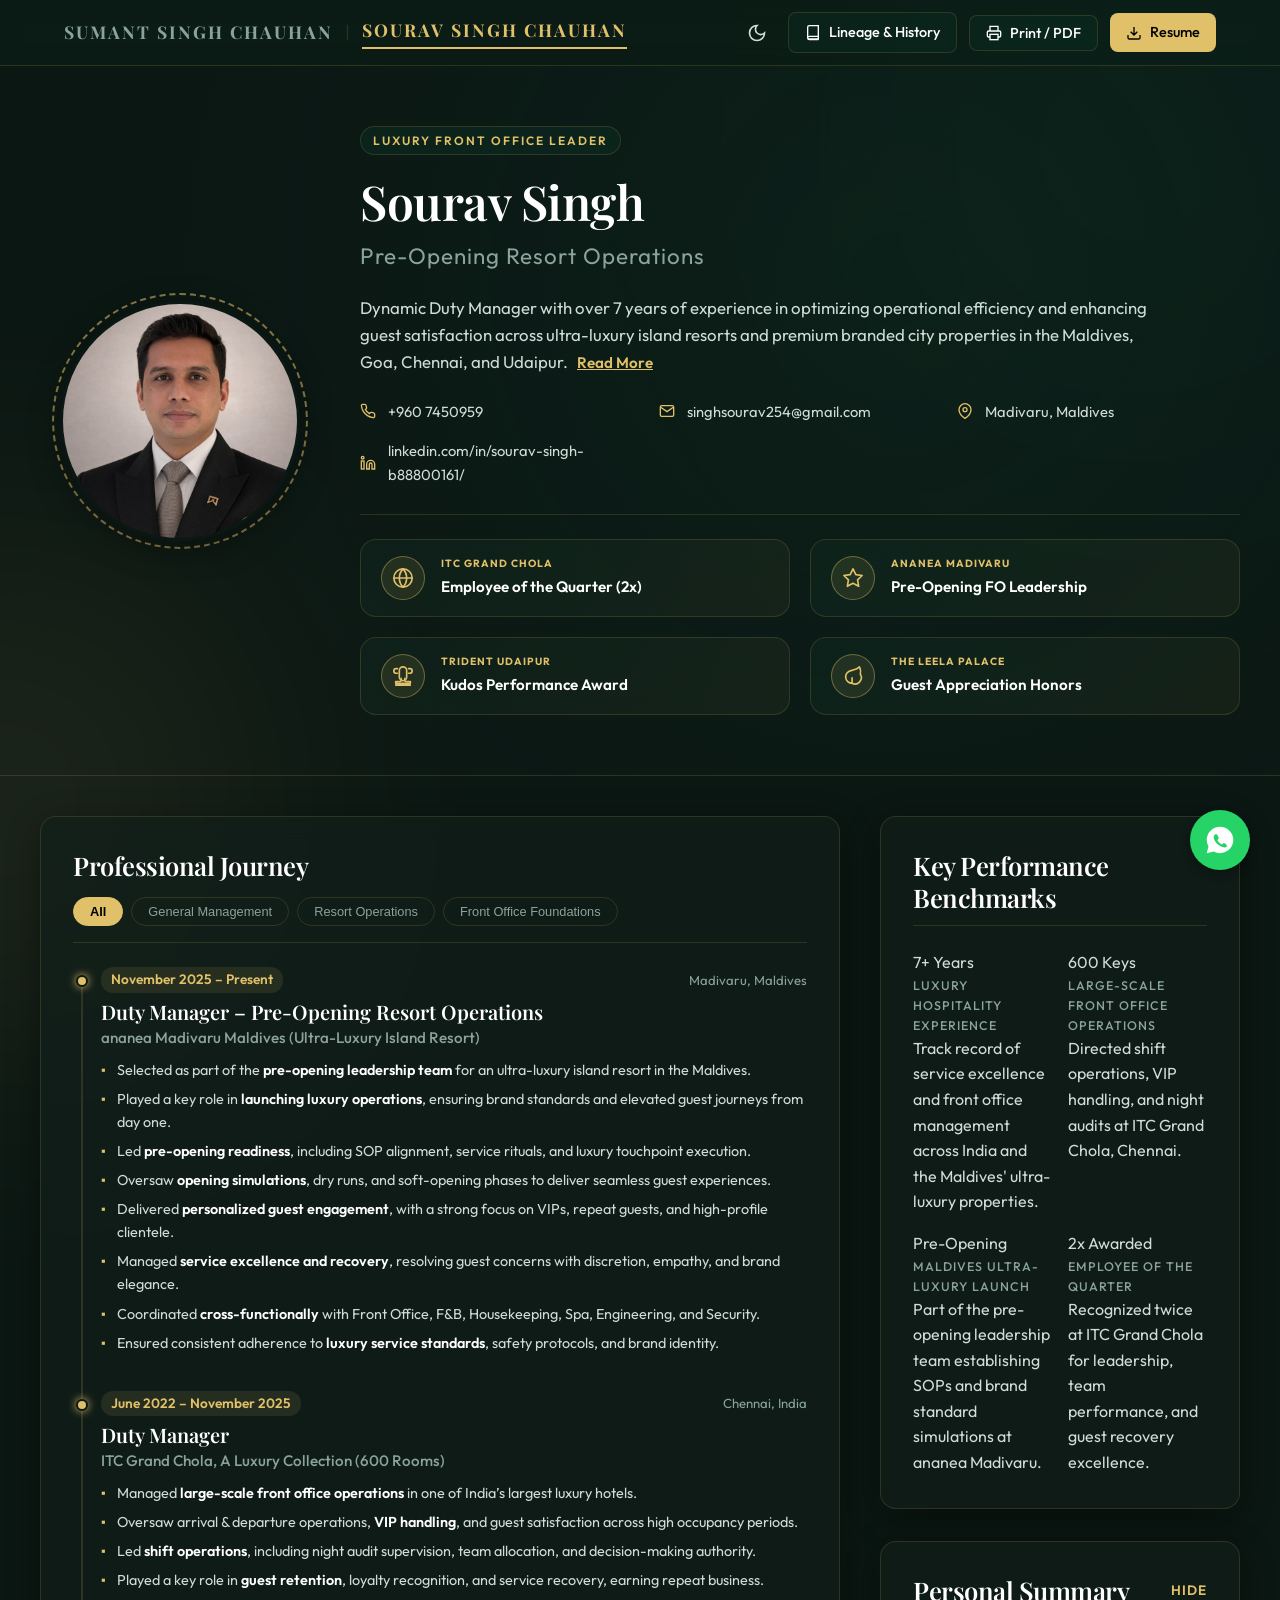
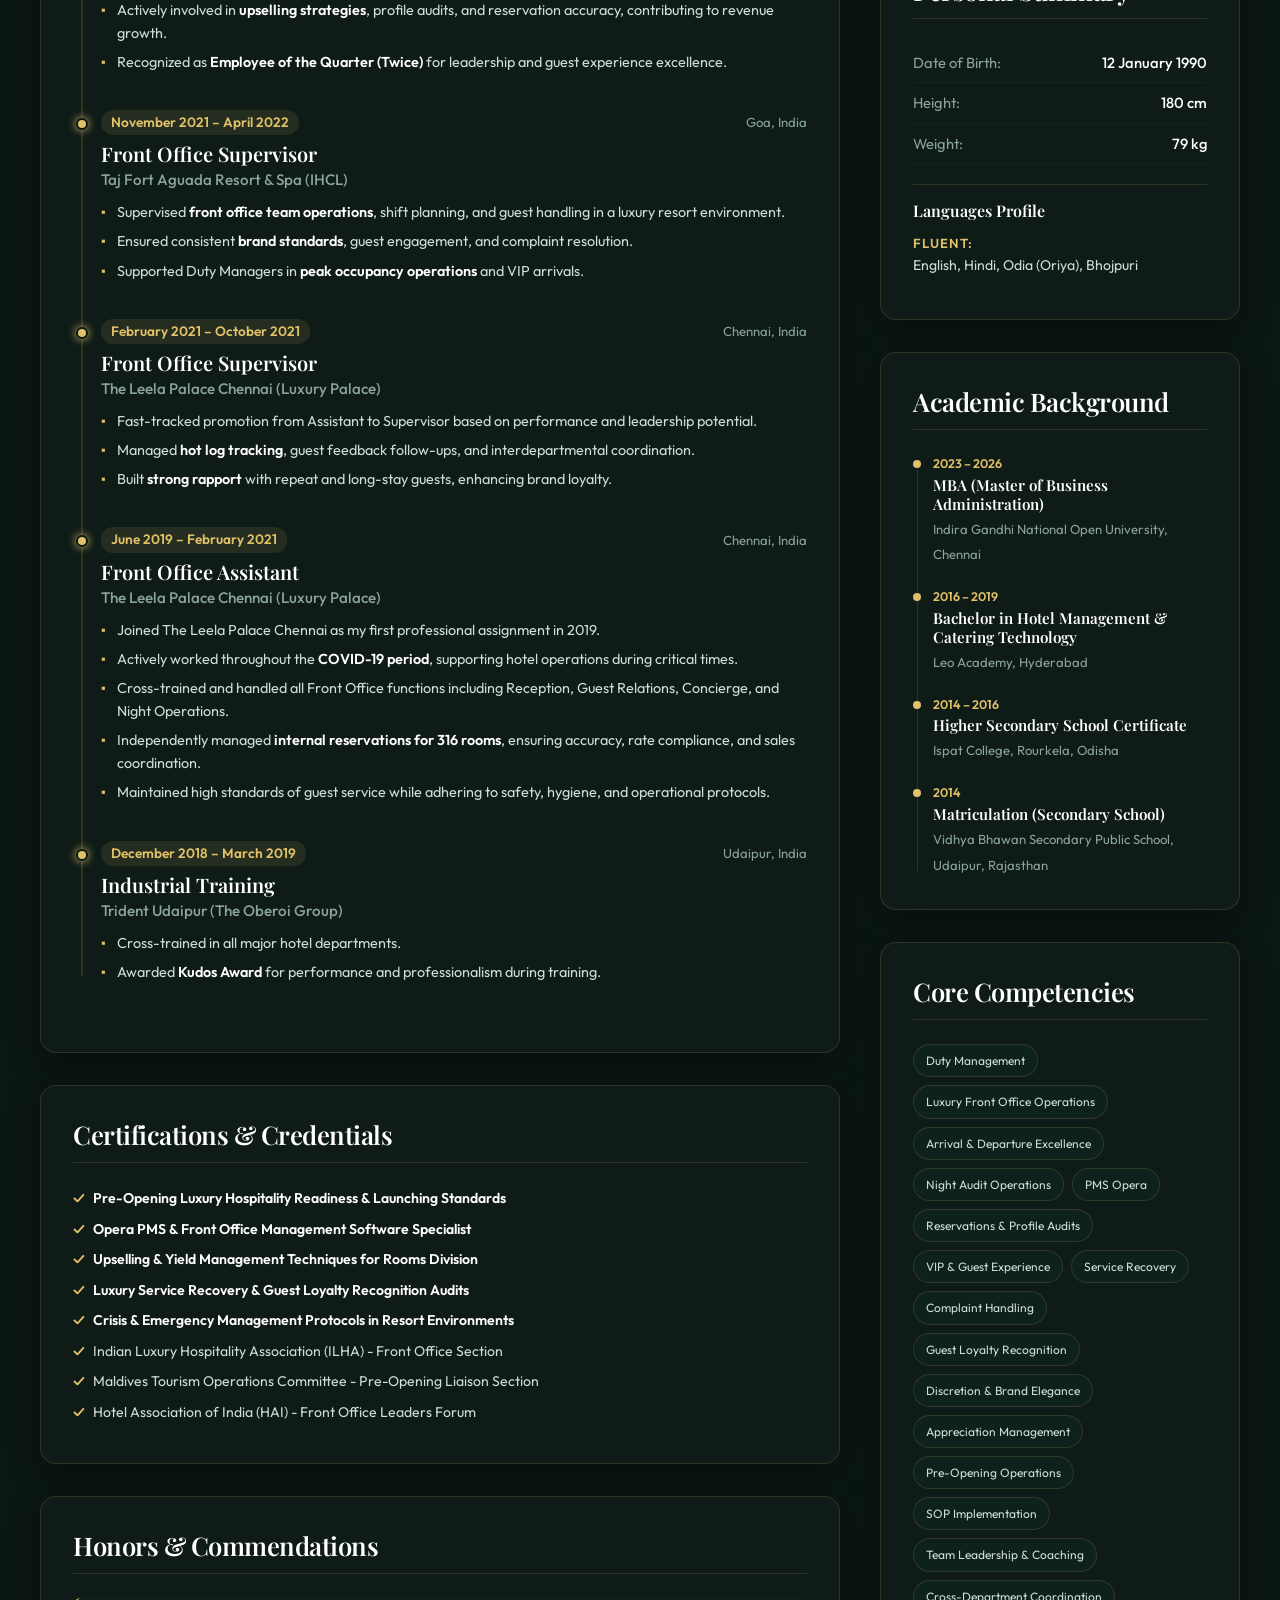
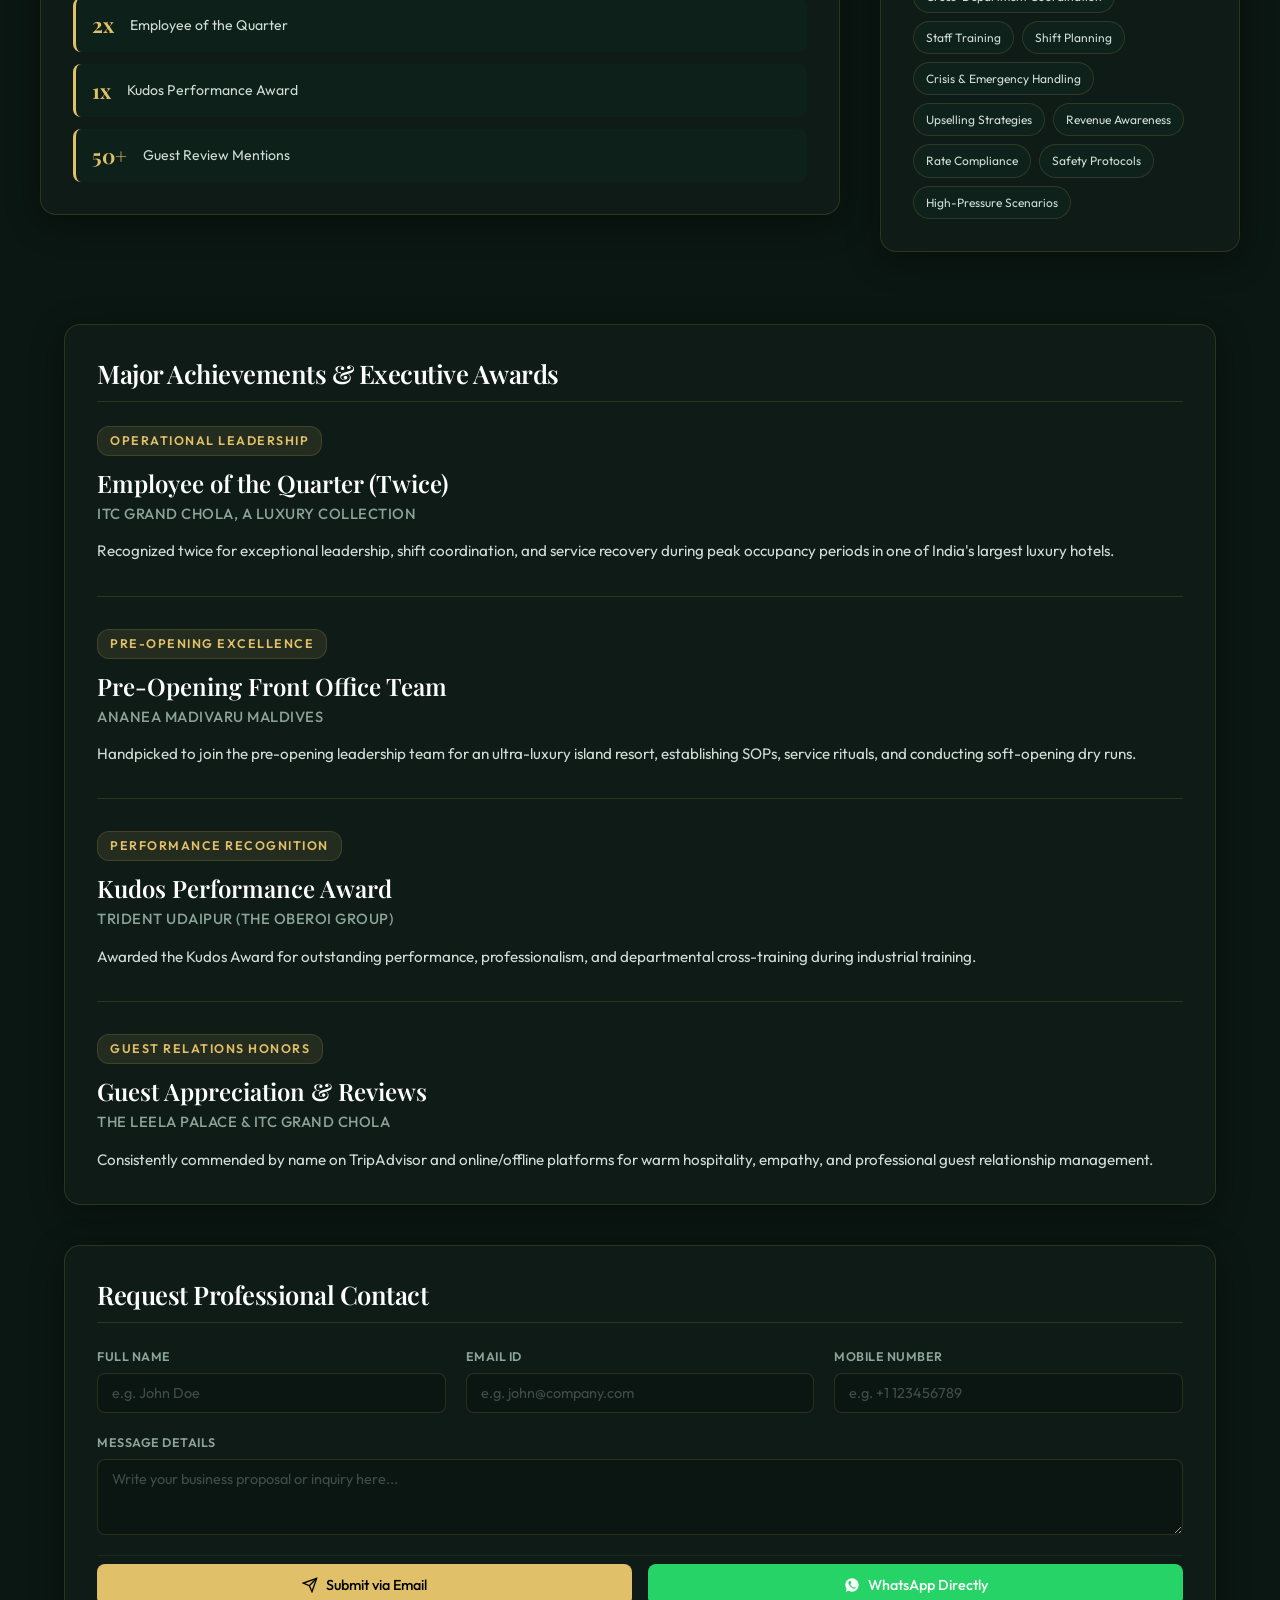
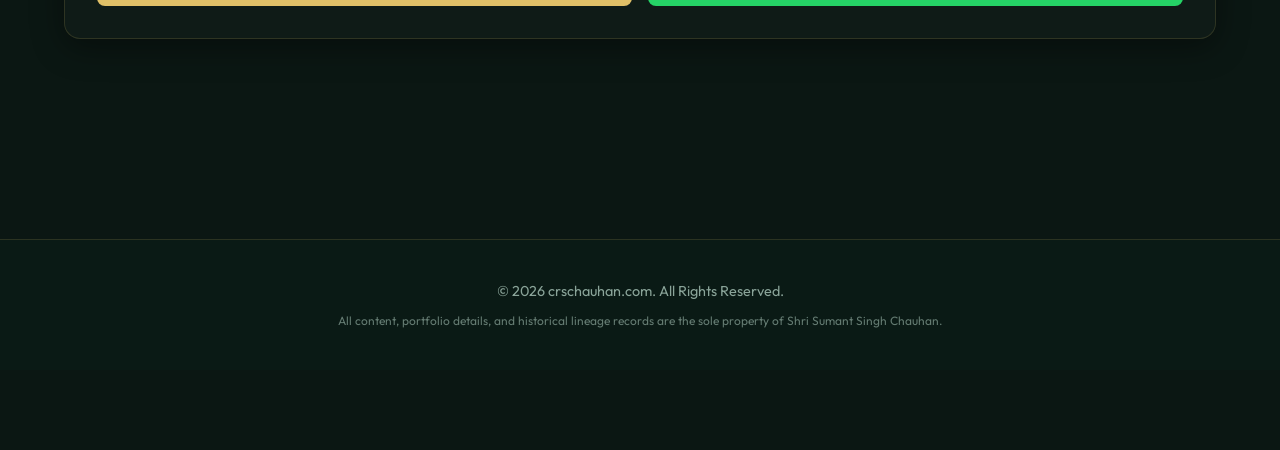
<file: sourav.html>
<!DOCTYPE html>
<html lang="en" data-theme="dark">
<head>
  <meta charset="UTF-8">
  <meta name="viewport" content="width=device-width, initial-scale=1.0">
  <script>
    if ('serviceWorker' in navigator) {
      navigator.serviceWorker.getRegistrations().then(function(registrations) {
        for (let registration of registrations) {
          registration.unregister();
        }
      });
    }
  </script>
  <!-- Deployment Trigger: June 29, 2026 -->
  <title>Sourav Singh | Duty Manager & Luxury Front Office Leader</title>
  
  <!-- SEO Meta Tags -->
  <meta name="description" content="Executive Portfolio & Biodata of Sourav Singh, Duty Manager in luxury resort operations. 7+ years of experience in pre-opening resort readiness and luxury front office operations.">
  <meta name="keywords" content="Sourav Singh, Duty Manager, Front Office, Resort Operations, Maldives, Taj Fort Aguada, Leela Palace, ITC Grand Chola, Luxury Hospitality">
  <meta name="author" content="Sourav Singh">
  <link rel="canonical" href="https://crschauhan.com/sourav">
  
  <!-- Open Graph -->
  <meta property="og:title" content="Sourav Singh | Duty Manager & Luxury Front Office Leader">
  <meta property="og:description" content="7+ years of operational excellence, front office leadership, and pre-opening resort readiness in the Maldives and India.">
  <meta property="og:image" content="https://crschauhan.com/sourav_profile.jpg">
  <meta property="og:url" content="https://crschauhan.com/sourav">
  <meta property="og:type" content="profile">

  <!-- Preloads -->
  <link rel="preload" as="image" href="sourav_profile.jpg">

  <!-- Google Fonts -->
  <link rel="preconnect" href="https://fonts.googleapis.com">
  <link rel="preconnect" href="https://fonts.gstatic.com" crossorigin>
  <link href="https://fonts.googleapis.com/css2?family=Outfit:wght@300;400;500;600;700&family=Playfair+Display:ital,wght@0,400;0,600;0,700;1,400&display=swap" rel="stylesheet">

  <!-- JSON-LD Structured Data -->
  <script type="application/ld+json">
  {
    "@context": "https://schema.org",
    "@type": "Person",
    "name": "Sourav Singh",
    "jobTitle": "Duty Manager",
    "description": "Duty Manager with 7+ years of experience in luxury front office and pre-opening resort operations across India and the Maldives.",
    "url": "https://crschauhan.com/sourav",
    "image": "https://crschauhan.com/sourav_profile.jpg",
    "telephone": "+9607450959",
    "email": "singhsourav254@gmail.com",
    "address": {
      "@type": "PostalAddress",
      "addressLocality": "Madivaru",
      "addressCountry": "MV"
    },
    "sameAs": [
      "https://www.linkedin.com/in/sourav-singh-b88800161/"
    ],
    "knowsAbout": ["Front Office Operations", "Luxury Resort Operations", "VIP Guest Relations", "Pre-Opening readiness", "Opera PMS", "Service Recovery"]
  }
  </script>

  <!-- Custom Stylesheet -->
  <link rel="stylesheet" href="styles.css">
</head>
<body id="sourav-page">

  <!-- Background Glows -->
  <div class="glow-container" aria-hidden="true">
    <div class="glow-bg glow-1"></div>
    <div class="glow-bg glow-2"></div>
  </div>

  <!-- Top Action Bar -->
  <nav class="action-bar" aria-label="Quick Controls">
    <div class="action-bar-container">
      <div class="logo-switcher">
        <a href="index.html" class="logo-link">SUMANT <span class="logo-last-name">SINGH CHAUHAN</span></a>
        <span class="logo-separator">|</span>
        <a href="sourav.html" class="logo-link active">SOURAV <span class="logo-last-name">SINGH CHAUHAN</span></a>
      </div>
      <div class="action-controls">
        <button id="theme-toggle" class="btn-icon" aria-label="Toggle Light/Dark Theme" title="Toggle Theme">
          <svg class="sun-icon" xmlns="http://www.w3.org/2000/svg" viewBox="0 0 24 24" fill="none" stroke="currentColor" stroke-width="2"><circle cx="12" cy="12" r="4"/><path d="M12 2v2M12 20v2M4.93 4.93l1.41 1.41M17.66 17.66l1.41 1.41M2 12h2M20 12h2M6.34 17.66l-1.41 1.41M19.07 4.93l-1.41 1.41"/></svg>
          <svg class="moon-icon" xmlns="http://www.w3.org/2000/svg" viewBox="0 0 24 24" fill="none" stroke="currentColor" stroke-width="2"><path d="M12 3a6 6 0 0 0 9 9 9 9 0 1 1-9-9Z"/></svg>
        </button>
        <a href="history.html" class="btn btn-secondary btn-small">
          <svg class="btn-icon-svg" xmlns="http://www.w3.org/2000/svg" viewBox="0 0 24 24" fill="none" stroke="currentColor" stroke-width="2"><path d="M4 19.5A2.5 2.5 0 0 1 6.5 17H20M4 19.5A2.5 2.5 0 0 0 6.5 22H20M4 19.5V3.5A2.5 2.5 0 0 1 6.5 1H20v20H6.5a2.5 2.5 0 0 1-2.5-2.5z"/></svg>
          <span class="btn-text">Lineage & History</span>
        </a>
        <button id="btn-print" class="btn btn-secondary btn-small" aria-label="Print Biodata / Export PDF">
          <svg class="btn-icon-svg" xmlns="http://www.w3.org/2000/svg" viewBox="0 0 24 24" fill="none" stroke="currentColor" stroke-width="2"><path d="M6 9V2h12v7M6 18H4a2 2 0 0 1-2-2v-5a2 2 0 0 1 2-2h16a2 2 0 0 1 2 2v5a2 2 0 0 1-2 2h-2"/><rect x="6" y="14" width="12" height="8"/></svg>
          <span class="btn-text">Print / PDF</span>
        </button>
        <a href="sourav_resume.pdf" target="_blank" class="btn btn-primary btn-small" download="Sourav_Singh_Resume.pdf">
          <svg class="btn-icon-svg" xmlns="http://www.w3.org/2000/svg" viewBox="0 0 24 24" fill="none" stroke="currentColor" stroke-width="2"><path d="M21 15v4a2 2 0 0 1-2 2H5a2 2 0 0 1-2-2v-4M7 10l5 5 5-5M12 15V3"/></svg>
          <span class="btn-text">Resume</span>
        </a>
      </div>
    </div>
  </nav>

  <!-- Executive Header -->
  <header class="hero-section">
    <div class="hero-container">
      <div class="hero-profile-wrapper">
        <div class="profile-image-container">
          <img src="sourav_profile.jpg" alt="Sourav Singh Duty Manager Maldives" class="profile-image" loading="eager" fetchpriority="high" decoding="async">
          <div class="profile-image-border"></div>
        </div>
      </div>
      
      <div class="hero-content">
        <span class="badge">Luxury Front Office Leader</span>
        <h1 class="hero-title">Sourav Singh</h1>
        <p class="hero-subtitle">Duty Manager</p>
        
        <div class="hero-bio">
          Dynamic Duty Manager with over 7 years of experience in optimizing operational efficiency and enhancing guest satisfaction. Proven track record in leading teams to exceed performance targets while maintaining high standards of service. Committed to fostering a positive work environment and implementing innovative solutions to drive success.
        </div>

        <!-- Quick Contacts Grid -->
        <div class="quick-contacts">
          <div class="contact-item">
            <svg class="contact-icon" xmlns="http://www.w3.org/2000/svg" viewBox="0 0 24 24" fill="none" stroke="currentColor" stroke-width="2"><path d="M22 16.92v3a2 2 0 0 1-2.18 2 19.79 19.79 0 0 1-8.63-3.07 19.5 19.5 0 0 1-6-6 19.79 19.79 0 0 1-3.07-8.67A2 2 0 0 1 4.11 2h3a2 2 0 0 1 2 1.72 12.84 12.84 0 0 0 .7 2.81 2 2 0 0 1-.45 2.11L8.09 9.91a16 16 0 0 0 6 6l1.27-1.27a2 2 0 0 1 2.11-.45 12.84 12.84 0 0 0 2.81.7A2 2 0 0 1 22 16.92z"/></svg>
            <a href="tel:+9607450959" class="contact-link">+960 7450959</a>
          </div>
          <div class="contact-item">
            <svg class="contact-icon" xmlns="http://www.w3.org/2000/svg" viewBox="0 0 24 24" fill="none" stroke="currentColor" stroke-width="2"><path d="M4 4h16c1.1 0 2 .9 2 2v12c0 1.1-.9 2-2 2H4c-1.1 0-2-.9-2-2V6c0-1.1.9-2 2-2z"/><polyline points="22,6 12,13 2,6"/></svg>
            <a href="mailto:singhsourav254@gmail.com" class="contact-link">singhsourav254@gmail.com</a>
          </div>
          <div class="contact-item">
            <svg class="contact-icon" xmlns="http://www.w3.org/2000/svg" viewBox="0 0 24 24" fill="none" stroke="currentColor" stroke-width="2"><path d="M21 10c0 7-9 13-9 13s-9-6-9-13a9 9 0 0 1 18 0z"/><circle cx="12" cy="10" r="3"/></svg>
            <span class="contact-text">Madivaru, Maldives</span>
          </div>
          <div class="contact-item">
            <svg class="contact-icon" xmlns="http://www.w3.org/2000/svg" viewBox="0 0 24 24" fill="none" stroke="currentColor" stroke-width="2"><path d="M16 8a6 6 0 0 1 6 6v7h-4v-7a2 2 0 0 0-2-2 2 2 0 0 0-2 2v7h-4v-7a6 6 0 0 1 6-6z"/><rect x="2" y="9" width="4" height="12"/><circle cx="4" cy="4" r="2"/></svg>
            <a href="https://www.linkedin.com/in/sourav-singh-b88800161/" target="_blank" class="contact-link">linkedin.com/in/sourav-singh-b88800161</a>
          </div>
        </div>

        <!-- Elegant Hero Awards Grid (2x2 layout) -->
        <div class="hero-awards-grid">
          
          <!-- Award 1: Global GM -->
          <div class="hero-award-card" tabindex="0">
            <div class="hero-award-icon-container">
              <svg class="hero-award-icon" viewBox="0 0 24 24" fill="none" stroke="currentColor" stroke-width="1.8" stroke-linecap="round" stroke-linejoin="round">
                <circle cx="12" cy="12" r="10"/>
                <path d="M12 2a14.5 14.5 0 0 0 0 20 14.5 14.5 0 0 0 0-20M2 12h20"/>
              </svg>
            </div>
            <div class="hero-award-content">
              <span class="hero-award-category">RECOGNIZED BY TOP HOTELIERS</span>
              <h3 class="hero-award-title">Global General Manager Award 2026</h3>
            </div>
          </div>

          <!-- Award 2: Most Influential GM -->
          <div class="hero-award-card" tabindex="0">
            <div class="hero-award-icon-container">
              <svg class="hero-award-icon" viewBox="0 0 24 24" fill="none" stroke="currentColor" stroke-width="1.8" stroke-linecap="round" stroke-linejoin="round">
                <polygon points="12 2 15.09 8.26 22 9.27 17 14.14 18.18 21.02 12 17.77 5.82 21.02 7 14.14 2 9.27 8.91 8.26 12 2"/>
              </svg>
            </div>
            <div class="hero-award-content">
              <span class="hero-award-category">RECOGNIZED BY CMO ASIA AWARDS</span>
              <h3 class="hero-award-title">Thailand's Most Influential General Managers Award 2025</h3>
            </div>
          </div>

          <!-- Award 3: GRI Excellence -->
          <div class="hero-award-card" tabindex="0">
            <div class="hero-award-icon-container">
              <svg class="hero-award-icon" viewBox="0 0 24 24" fill="none" stroke="currentColor" stroke-width="1.8" stroke-linecap="round" stroke-linejoin="round">
                <path d="M6 9H4.5a2.5 2.5 0 0 1 0-5H6M18 9h1.5a2.5 2.5 0 0 0 0-5H18M4 22h16M10 14.66V17c0 .55-.45 1-1 1H4v2h16v-2h-5c-.55 0-1-.45-1-1v-2.34"/>
                <path d="M12 2a4 4 0 0 0-4 4v7a4 4 0 0 0 8 0V6a4 4 0 0 0-4-4z"/>
              </svg>
            </div>
            <div class="hero-award-content">
              <span class="hero-award-category">SOUTH EAST ASIA & AUSTRALIA (SEAA)</span>
              <h3 class="hero-award-title">GRI Excellence Award 2026</h3>
            </div>
          </div>

          <!-- Award 4: Green Hotel Thailand -->
          <div class="hero-award-card" tabindex="0">
            <div class="hero-award-icon-container">
              <svg class="hero-award-icon" viewBox="0 0 24 24" fill="none" stroke="currentColor" stroke-width="1.8" stroke-linecap="round" stroke-linejoin="round">
                <path d="M11 20A7 7 0 0 1 9.8 6.1C15.5 5 17 4.48 19 2c1 2 2 3.5 1 8a7 7 0 0 1-9 10zm0 0v-6"/>
              </svg>
            </div>
            <div class="hero-award-content">
              <span class="hero-award-category">GREEN HOTEL THAILAND</span>
              <h3 class="hero-award-title">Green Hotel Thailand Golden Award</h3>
            </div>
          </div>

        </div>

      </div>
    </div>
  </header>

  <!-- Principal Content -->
  <main class="main-content">
    <div class="main-container">
      
      <!-- LEFT COLUMN: Career Experience & Philosophy -->
      <section class="career-column" aria-labelledby="experience-heading">
        


        <!-- Career Experience -->
        <div class="section-card timeline-card">
          <div class="timeline-header">
            <h2 id="experience-heading" class="section-title">Professional Journey</h2>
            
            <!-- Category Filter Controls -->
            <div class="filter-controls" role="tablist" aria-label="Filter career journey">
              <button class="filter-btn active" role="tab" aria-selected="true" data-filter="all">All</button>
              <button class="filter-btn" role="tab" aria-selected="false" data-filter="gm">General Management</button>
              <button class="filter-btn" role="tab" aria-selected="false" data-filter="ops">Resort Operations</button>
              <button class="filter-btn" role="tab" aria-selected="false" data-filter="fo">Front Office Foundations</button>
            </div>
          </div>

          <div class="timeline-container">
            
            <!-- Fraser Suites -->
            <div class="timeline-item" data-category="gm">
              <div class="timeline-dot"></div>
              <div class="timeline-meta">
                <span class="timeline-date">July 2024 – Present</span>
                <span class="timeline-location">Bangkok, Thailand</span>
              </div>
              <h3 class="timeline-role">General Manager</h3>
              <h4 class="timeline-company">Fraser Suites Sukhumvit (Frasers Hospitality)</h4>
              <ul class="timeline-details">
                <li>Directing complete operational, commercial, and service portfolio of the high-end property in central Bangkok.</li>
                <li>Achieved the **GRI Excellence Award 2026** for leading the *Best Fraser Hotel in Guest Satisfaction* across entire South East Asia and Australia.</li>
                <li>Secured the prestigious **Thailand Green Hotel Golden Award** from Green Hotel Thailand for exceptional sustainability initiatives.</li>
                <li>Executing targeted commercial and yield initiatives to capture maximum occupancy, RevPAR, and GOP margin.</li>
                <li>Elevating brand score, digital reputation indices, and guest delight across key distribution channels.</li>
                <li>Safeguarding asset integrity and quality standards through systematic preventive maintenance cycles.</li>
              </ul>
            </div>

            <!-- Ajit Bhawan -->
            <div class="timeline-item" data-category="gm">
              <div class="timeline-dot"></div>
              <div class="timeline-meta">
                <span class="timeline-date">Dec 2022 – July 2024</span>
                <span class="timeline-location">Jodhpur & Narlai, India</span>
              </div>
              <h3 class="timeline-role">Cluster General Manager</h3>
              <h4 class="timeline-company">The Ajit Bhawan & Rawla Narlai (Heritage Luxury Portfolio)</h4>
              <ul class="timeline-details">
                <li>Managed operations and workforce of 300+ professionals across two heritage resort products.</li>
                <li>Increased Average Room Rate (ARR) by **~40%** and drove a **32% escalation in total portfolio revenue**.</li>
                <li>Boosted GOP margin from **33% to 42%**, securing the highest yield performance within the company's hotels.</li>
                <li>Elevated digital guest scores from **82% to 94.6%** and advanced TripAdvisor rank from **#21 to #8**.</li>
                <li>Supervised premium guestroom restorations and achieved a **92% Planned Maintenance Program (PMP)** index.</li>
              </ul>
            </div>

            <!-- The Lalit -->
            <div class="timeline-item" data-category="gm ops">
              <div class="timeline-dot"></div>
              <div class="timeline-meta">
                <span class="timeline-date">July 2020 – Dec 2022</span>
                <span class="timeline-location">Kerala, India</span>
              </div>
              <h3 class="timeline-role">Resident Manager / Hotel Manager (Unit Head)</h3>
              <h4 class="timeline-company">The LaLiT Resort & Spa Bekal</h4>
              <ul class="timeline-details">
                <li>Steered full commercial and operational performance for the high-end coastal wellness resort.</li>
                <li>Generated ARR and total revenue increments of **approximately 60%**.</li>
                <li>Delivered the resort's first-ever profitable fiscal year, followed by a **₹6 crore (~$720k USD) GOP performance**.</li>
                <li>Elevated guest satisfaction index from **72% to 92%**, securing **TripAdvisor Rank #1**.</li>
                <li>Expanded high-yield leisure and destination wedding segments through strategic local engagement.</li>
              </ul>
            </div>

            <!-- MGallery -->
            <div class="timeline-item" data-category="ops">
              <div class="timeline-dot"></div>
              <div class="timeline-meta">
                <span class="timeline-date">Sept 2017 – May 2020</span>
                <span class="timeline-location">Phuket, Thailand</span>
              </div>
              <h3 class="timeline-role">Resort Operations Manager / Acting Hotel Manager</h3>
              <h4 class="timeline-company">Avista Hideaway MGallery Hotel Collection (Accor Luxe)</h4>
              <ul class="timeline-details">
                <li>Directed cross-functional resort operations, leading a premium team of 200+ colleagues.</li>
                <li>Achieved **45% ARR improvement** and amplified repeat guest business contribution by **15%**.</li>
                <li>Boosted Reputation Performance (RPS) from **85% to 92%** and Net Promoter Score (NPS) from **30 to 80+**.</li>
                <li>Secured exceptional scores of **94.2% on MGallery Brand Core Standards** and **92% on Accor Luxe LQA audit**.</li>
                <li>Successfully oversaw refurbishments of premium villas and implemented full-scale productive maintenance.</li>
              </ul>
            </div>

            <!-- Leonia -->
            <div class="timeline-item" data-category="fo">
              <div class="timeline-dot"></div>
              <div class="timeline-meta">
                <span class="timeline-date">Nov 2015 – Sept 2017</span>
                <span class="timeline-location">Hyderabad, India</span>
              </div>
              <h3 class="timeline-role">Cluster Front Office Manager</h3>
              <h4 class="timeline-company">Leonia Holistic Destination</h4>
              <ul class="timeline-details">
                <li>Oversaw front office networks across four distinct properties inside a 500-acre resort destination complex.</li>
                <li>Optimized front office operations, guest check-in automation, and guest relation processes.</li>
              </ul>
            </div>

            <!-- Speke Resort -->
            <div class="timeline-item" data-category="fo">
              <div class="timeline-dot"></div>
              <div class="timeline-meta">
                <span class="timeline-date">Mar 2014 – Nov 2015</span>
                <span class="timeline-location">Kampala, Uganda</span>
              </div>
              <h3 class="timeline-role">Cluster Front Office Manager</h3>
              <h4 class="timeline-company">Speke Resort & Commonwealth Resort</h4>
              <ul class="timeline-details">
                <li>Supervised guest service ecosystems for Uganda's premier luxury resort cluster (449 keys, 59 Presidential Suites).</li>
                <li>Coordinated protocol operations during major diplomatic events, international summits, and state delegations.</li>
              </ul>
            </div>

            <!-- Le Meridien -->
            <div class="timeline-item" data-category="fo">
              <div class="timeline-dot"></div>
              <div class="timeline-meta">
                <span class="timeline-date">Nov 2013 – Feb 2014</span>
                <span class="timeline-location">Chennai, India</span>
              </div>
              <h3 class="timeline-role">Senior Duty Manager</h3>
              <h4 class="timeline-company">Le Méridien (Starwood Hotels)</h4>
              <ul class="timeline-details">
                <li>Led guest relation operations and lobby services for a premium 250-room hotel.</li>
                <li>Acted as primary operational support during peak operational times to guarantee brand alignment.</li>
              </ul>
            </div>

            <!-- Oberoi Udaivilas -->
            <div class="timeline-item" data-category="fo">
              <div class="timeline-dot"></div>
              <div class="timeline-meta">
                <span class="timeline-date">Oct 2010 – Oct 2013</span>
                <span class="timeline-location">Udaipur, India</span>
              </div>
              <h3 class="timeline-role">Senior Front Office Supervisor / Associate</h3>
              <h4 class="timeline-company">The Oberoi Udaivilas (The Oberoi Group)</h4>
              <ul class="timeline-details">
                <li>Supported signature guest services at the world-renowned resort product.</li>
                <li>Honored as **Employee of the Year** and secured multiple monthly commendations for guest delight.</li>
              </ul>
            </div>

            <!-- Hotel Sitara -->
            <div class="timeline-item" data-category="fo">
              <div class="timeline-dot"></div>
              <div class="timeline-meta">
                <span class="timeline-date">Aug 2009 – Sept 2010</span>
                <span class="timeline-location">Hyderabad, India</span>
              </div>
              <h3 class="timeline-role">Front Office Associate</h3>
              <h4 class="timeline-company">Hotel Sitara (Ramoji Film City)</h4>
              <ul class="timeline-details">
                <li>Coordinated front desk check-in experiences and guest relations inside the major film city luxury product.</li>
              </ul>
            </div>

          </div>
        </div>

        <!-- Certifications & Credentials (moved to main column to fill gap) -->
        <div class="section-card certs-card">
          <h2 class="section-title">Certifications & Credentials</h2>
          <ul class="styled-list">
            <li><strong>Pre-Opening Luxury Hospitality Readiness & Launching Standards</strong></li>
            <li><strong>Opera PMS & Front Office Management Software Specialist</strong></li>
            <li><strong>Upselling & Yield Management Techniques for Rooms Division</strong></li>
            <li><strong>Luxury Service Recovery & Guest Loyalty Recognition Audits</strong></li>
            <li><strong>Crisis & Emergency Management Protocols in Resort Environments</strong></li>
            <li>Indian Luxury Hospitality Association (ILHA) - Front Office Section</li>
            <li>Maldives Tourism Operations Committee - Pre-Opening Liaison Section</li>
            <li>Hotel Association of India (HAI) - Front Office Leaders Forum</li>
          </ul>
        </div>

        <!-- Honors & Commendations (moved to main column to fill gap) -->
        <div class="section-card awards-card">
          <h2 class="section-title">Honors & Commendations</h2>
          <div class="awards-grid">
            <div class="award-item">
              <span class="award-count">2x</span>
              <span class="award-title">Employee of the Quarter</span>
            </div>
            <div class="award-item">
              <span class="award-count">1x</span>
              <span class="award-title">Kudos Performance Award</span>
            </div>
            <div class="award-item">
              <span class="award-count">50+</span>
              <span class="award-title">Guest Review Mentions</span>
            </div>
          </div>
        </div>
      </section>

      <!-- RIGHT COLUMN: Personal Info, Metrics, Skills, Awards -->
      <aside class="sidebar-column" aria-label="Profile Details and Achievements">
        
        <!-- Impact Metrics -->
        <div class="section-card metrics-card">
          <h2 class="section-title">Key Performance Benchmarks</h2>
          <div class="metrics-grid">
            <div class="metric-box">
              <span class="metric-num">+15-20%</span>
              <span class="metric-label">RevPAR Growth</span>
            </div>
            <div class="metric-box">
              <span class="metric-num">+10-15%</span>
              <span class="metric-label">GOP margin</span>
            </div>
            <div class="metric-box">
              <span class="metric-num">+10-25%</span>
              <span class="metric-label">Reputation Score</span>
            </div>
            <div class="metric-box">
              <span class="metric-num">95%</span>
              <span class="metric-label">Max LQA Audit</span>
            </div>
          </div>
        </div>

        <!-- Personal Details -->
        <div class="section-card personal-card">
          <div class="personal-header">
            <h2 class="section-title">Personal Summary</h2>
            <button id="toggle-personal" class="btn-text-toggle" aria-label="Show or hide personal attributes">Hide</button>
          </div>
          <div id="personal-content" class="personal-body">
            <div class="personal-row">
              <span class="p-label">Date of Birth:</span>
              <span class="p-value">12 January 1990</span>
            </div>
            <div class="personal-row">
              <span class="p-label">Height:</span>
              <span class="p-value">180 cm</span>
            </div>
            <div class="personal-row">
              <span class="p-label">Weight:</span>
              <span class="p-value">79 kg</span>
            </div>
            
            <div class="languages-section">
              <h3 class="sub-section-title">Languages Profile</h3>
              <div class="lang-group">
                <span class="lang-heading">Fluent:</span>
                <p class="lang-list">English, Hindi, Odia (Oriya), Bhojpuri</p>
              </div>
            </div>
          </div>
        </div>

        <!-- Academic Foundation -->
        <div class="section-card education-card">
          <h2 class="section-title">Academic Background</h2>
          <div class="edu-timeline">
            <div class="edu-item">
              <div class="edu-dot"></div>
              <span class="edu-year">2023 – 2026</span>
              <h3 class="edu-title">Master of Business Administration (MBA)</h3>
              <p class="edu-inst">Indira Gandhi National Open University, Chennai</p>
            </div>
            <div class="edu-item">
              <div class="edu-dot"></div>
              <span class="edu-year">2016 – 2019</span>
              <h3 class="edu-title">Bachelor in Hotel Management & Catering Technology</h3>
              <p class="edu-inst">Leo Academy, Hyderabad</p>
            </div>
            <div class="edu-item">
              <div class="edu-dot"></div>
              <span class="edu-year">2014 – 2016</span>
              <h3 class="edu-title">Higher Secondary School Certificate</h3>
              <p class="edu-inst">Ispat College, Rourkela, Odisha</p>
            </div>
            <div class="edu-item">
              <div class="edu-dot"></div>
              <span class="edu-year">2014</span>
              <h3 class="edu-title">Matriculation (Secondary School)</h3>
              <p class="edu-inst">Vidhya Bhawan Secondary Public School, Udaipur, Rajasthan</p>
            </div>
          </div>
        </div>

        <!-- Core Competencies -->
        <div class="section-card skills-card">
          <h2 class="section-title">Core Competencies</h2>
          <div class="skills-wrapper">
            <span class="skill-badge font-strong">Duty Management</span>
            <span class="skill-badge">Luxury Front Office Operations</span>
            <span class="skill-badge font-strong">VIP Guest Relations</span>
            <span class="skill-badge">Pre-Opening Readiness</span>
            <span class="skill-badge">SOP Implementation</span>
            <span class="skill-badge font-strong">Service Recovery</span>
            <span class="skill-badge">PMS Opera</span>
            <span class="skill-badge">Revenue & Upselling</span>
            <span class="skill-badge">Team Leadership</span>
            <span class="skill-badge">Crisis Handling</span>
            <span class="skill-badge">Arrival & Departure Excellence</span>
          </div>
        </div>

      </aside>

    </div>

    <!-- FULL-WIDTH SECTION: Executive Recognitions & Major Awards -->
    <section class="executive-awards-section" aria-labelledby="exec-awards-heading">
      <div class="executive-awards-container">
        <h2 id="exec-awards-heading" class="section-title">Major Achievements & Executive Awards</h2>
        
        <div class="awards-features-grid">
          
          <!-- Award 1: Global General Manager Award 2026 -->
          <div class="exec-award-card">
            <div class="exec-award-images single-img">
              <div class="award-img-box">
                <img src="award_top_hoteliers.jpg" alt="Sumant Singh celebrated by Top Hoteliers as Global General Manager 2026" class="exec-award-img" loading="lazy" decoding="async">
                <span class="award-img-label">Top Hoteliers</span>
              </div>
            </div>
            <div class="exec-award-info">
              <span class="award-crown">Global Leadership</span>
              <h3>Global General Manager Award 2026</h3>
              <p class="award-org">Recognized by Top Hoteliers</p>
              <p class="award-text">
                Named as one of the elite Global General Managers for leading with operational excellence and high service benchmarks at Frasers Hospitality Bangkok.
              </p>
            </div>
          </div>

          <!-- Award 2: GRI Excellence Award 2026 -->
          <div class="exec-award-card">
            <div class="exec-award-images single-img">
              <div class="award-img-box">
                <img src="award_gri_trophy.jpg" alt="GRI Excellence Award 2026 Trophy Detail" class="exec-award-img" loading="lazy" decoding="async">
                <span class="award-img-label">GRI Trophy 2026</span>
              </div>
            </div>
            <div class="exec-award-info">
              <span class="award-crown">Regional Champion</span>
              <h3>GRI Excellence Award 2026</h3>
              <p class="award-org">South East Asia & Australia (SEAA)</p>
              <p class="award-text">
                Recognized as <strong>The Best Fraser Hotel In Guest Satisfaction</strong> in the entire South East Asia and Australia region for delivering unforgettable guest experiences, achieving stellar satisfaction cores, and strengthening lasting brand loyalty.
              </p>
            </div>
          </div>

          <!-- Award 3: Thailand's Most Influential General Managers Award 2025 -->
          <div class="exec-award-card">
            <div class="exec-award-images single-img">
              <div class="award-img-box">
                <img src="award_cmo_asia.jpg" alt="Sumant Singh receiving Thailand's Most Influential General Managers Award 2025" class="exec-award-img" loading="lazy" decoding="async">
                <span class="award-img-label">CMO Asia Award</span>
              </div>
            </div>
            <div class="exec-award-info">
              <span class="award-crown">Industry Influence</span>
              <h3>Thailand's Most Influential General Managers Award 2025</h3>
              <p class="award-org">Recognized by CMO Asia Awards</p>
              <p class="award-text">
                Honored as one of the Top 7 Thailand's Most Influential General Managers for the year 2025, celebrating prominent leadership and industry influence.
              </p>
            </div>
          </div>

          <!-- Award 4: Green Hotel Thailand Golden Award -->
          <div class="exec-award-card">
            <div class="exec-award-images single-img">
              <div class="award-img-box">
                <img src="award_green_hotel.jpg" alt="Green Hotel Thailand Golden Award Trophy" class="exec-award-img" loading="lazy" decoding="async">
                <span class="award-img-label">Golden G Award</span>
              </div>
            </div>
            <div class="exec-award-info">
              <span class="award-crown">Environmental Excellence</span>
              <h3>Green Hotel Thailand Golden Award</h3>
              <p class="award-org">Green Hotel Thailand</p>
              <p class="award-text">
                Achieved the prestigious <strong>Golden Award</strong> at Fraser Suites Sukhumvit Bangkok. Recognized for high-level ecological dedication, environmental responsibility, waste reduction strategies, and leading sustainable luxury hospitality initiatives.
              </p>
            </div>
          </div>

        </div>
        </div>
    </section>

    <!-- FULL-WIDTH SECTION: Horizontal Request Professional Contact -->
    <section class="horizontal-contact-section" aria-labelledby="contact-heading">
      <div class="horizontal-contact-container">
        <h2 id="contact-heading" class="section-title">Request Professional Contact</h2>
        
        <form id="contact-form" class="horizontal-contact-form">
          <div class="form-inputs-row">
            <div class="form-group flex-1">
              <label for="c-name" class="form-label">Full Name</label>
              <input type="text" id="c-name" name="name" class="form-input" placeholder="e.g. John Doe" required>
            </div>
            
            <div class="form-group flex-1">
              <label for="c-email" class="form-label">Email ID</label>
              <input type="email" id="c-email" name="email" class="form-input" placeholder="e.g. john@company.com" required>
            </div>
            
            <div class="form-group flex-1">
              <label for="c-phone" class="form-label">Mobile Number</label>
              <input type="tel" id="c-phone" name="phone" class="form-input" placeholder="e.g. +1 123456789">
            </div>
          </div>
          
          <div class="form-message-row">
            <div class="form-group full-width">
              <label for="c-message" class="form-label">Message Details</label>
              <textarea id="c-message" name="message" class="form-input" rows="3" placeholder="Write your business proposal or inquiry here..." required></textarea>
            </div>
          </div>
          
          <div class="form-actions-row">
            <button type="submit" id="btn-submit-email" class="btn btn-primary">
              <svg class="btn-icon-svg" xmlns="http://www.w3.org/2000/svg" viewBox="0 0 24 24" fill="none" stroke="currentColor" stroke-width="2"><path d="m22 2-7 20-4-9-9-4Z"/><path d="M22 2 11 13"/></svg>
              <span>Submit via Email</span>
            </button>
            
            <button type="button" id="btn-submit-whatsapp" class="btn btn-secondary btn-whatsapp">
              <svg class="btn-icon-svg" xmlns="http://www.w3.org/2000/svg" viewBox="0 0 24 24" fill="currentColor"><path d="M12 2C6.5 2 2 6.5 2 12c0 2.2.7 4.2 2 5.9L2.5 22l4.3-1.4c1.6 1 3.5 1.4 5.2 1.4 5.5 0 10-4.5 10-10S17.5 2 12 2zm5.7 14.1c-.2.6-1.1 1.2-1.6 1.3-.5.1-1.1.2-3.3-.7-2.8-1.1-4.6-4-4.8-4.2s-1.4-1.8-1.4-3.5c0-1.7.9-2.5 1.2-2.9.3-.3.7-.5 1-.5h.3c.2 0 .5 0 .7.5.3.6 1 2.3 1 2.5 0 .2.1.4 0 .6s-.2.4-.4.5c-.2.2-.4.4-.6.6-.2.2-.4.4-.2.8.3.6 1.4 2.2 3 3.6.7.6 1.3.8 1.8 1 .4.2.8.2 1.1.1.4-.1 1.2-.5 1.4-1 .2-.5.2-1 .1-1.1s-.3-.2-.7-.4z"/></svg>
              <span>WhatsApp Directly</span>
            </button>

          </div>
        </form>
      </div>
    </section>

  </main>

  <!-- Elegant Static Footer -->
  <footer class="site-footer">
    <div class="footer-container">
      <p>&copy; 2026 crschauhan.com. All Rights Reserved.</p>
      <p class="footer-subtext">All content, portfolio details, and historical lineage records are the sole property of Shri Sumant Singh Chauhan.</p>
    </div>
  </footer>

  <!-- Sticky Mobile Action Footer -->
  <footer class="mobile-footer" aria-label="Mobile Navigation Drawer">
    <div class="mobile-footer-container">
      <a href="tel:+9607450959" class="mobile-footer-btn">
        <svg class="footer-icon" xmlns="http://www.w3.org/2000/svg" viewBox="0 0 24 24" fill="none" stroke="currentColor" stroke-width="2"><path d="M22 16.92v3a2 2 0 0 1-2.18 2 19.79 19.79 0 0 1-8.63-3.07 19.5 19.5 0 0 1-6-6 19.79 19.79 0 0 1-3.07-8.67A2 2 0 0 1 4.11 2h3a2 2 0 0 1 2 1.72 12.84 12.84 0 0 0 .7 2.81 2 2 0 0 1-.45 2.11L8.09 9.91a16 16 0 0 0 6 6l1.27-1.27a2 2 0 0 1 2.11-.45 12.84 12.84 0 0 0 2.81.7A2 2 0 0 1 22 16.92z"/></svg>
        <span>Call</span>
      </a>
      <a href="https://wa.me/9607450959" target="_blank" class="mobile-footer-btn">
        <svg class="footer-icon" xmlns="http://www.w3.org/2000/svg" viewBox="0 0 24 24" fill="none" stroke="currentColor" stroke-width="2"><path d="M21 11.5a8.38 8.38 0 0 1-.9 3.8 8.5 8.5 0 0 1-7.6 4.7 8.38 8.38 0 0 1-3.8-.9L3 21l1.9-5.7a8.38 8.38 0 0 1-.9-3.8 8.5 8.5 0 0 1 4.7-7.6 8.38 8.38 0 0 1 3.8-.9h.5a8.48 8.48 0 0 1 8 8v.5z"/></svg>
        <span>WhatsApp</span>
      </a>
      <button id="btn-mobile-print" class="mobile-footer-btn">
        <svg class="footer-icon" xmlns="http://www.w3.org/2000/svg" viewBox="0 0 24 24" fill="none" stroke="currentColor" stroke-width="2"><path d="M6 9V2h12v7M6 18H4a2 2 0 0 1-2-2v-5a2 2 0 0 1 2-2h16a2 2 0 0 1 2 2v5a2 2 0 0 1-2 2h-2"/><rect x="6" y="14" width="12" height="8"/></svg>
        <span>Print</span>
      </button>
    </div>
  </footer>

  <!-- Core Javascript -->
  <script src="script.js" defer></script>

  <!-- Floating WhatsApp Button -->
  <a href="https://wa.me/9607450959" class="whatsapp-float" target="_blank" aria-label="Chat on WhatsApp">
    <svg viewBox="0 0 24 24" xmlns="http://www.w3.org/2000/svg">
      <path d="M12.012 2c-5.506 0-9.989 4.478-9.99 9.984a9.96 9.96 0 0 0 1.335 4.97L2 22l5.233-1.371a9.936 9.936 0 0 0 4.779 1.218h.004c5.506 0 9.99-4.478 9.99-9.985C22.007 6.478 17.519 2 12.012 2zm5.722 14.125c-.25.702-1.226 1.3-1.742 1.393-.466.084-1.077.155-3.14-.693-2.637-1.082-4.35-3.766-4.482-3.942-.132-.176-1.076-1.428-1.076-2.723 0-1.295.679-1.932.92-2.193.242-.261.528-.326.704-.326h.542c.174 0 .408.065.638.614.23.548.788 1.922.856 2.059.068.137.113.297.022.479-.09.182-.136.296-.272.455-.136.159-.286.356-.408.478-.136.136-.279.285-.12.557.158.272.705 1.163 1.512 1.882.807.72 1.486.942 1.696 1.048.21.106.33.09.453-.05.123-.14.526-.61.666-.818.14-.208.279-.176.47-.106.19.07 1.211.571 1.417.674.205.103.342.154.393.243.05.088.05.513-.2 1.215z"/>
    </svg>
  </a>
</body>
</html>
</file>
<file: styles.css>
/* ==========================================================================
   Imperial Emerald & Champagne Gold - Luxury Design System for Sumant Singh
   ========================================================================== */

/* Define Global CSS Variables */
:root {
  /* Fonts */
  --font-serif: 'Playfair Display', Georgia, serif;
  --font-sans: 'Outfit', -apple-system, BlinkMacSystemFont, "Segoe UI", Roboto, sans-serif;

  /* Transitions */
  --transition-smooth: all 0.3s cubic-bezier(0.25, 0.8, 0.25, 1);
  --transition-fast: all 0.15s ease;

  /* Dimensions */
  --container-max-width: 1200px;
  --border-radius-lg: 16px;
  --border-radius-md: 8px;
  --border-radius-sm: 4px;
  --spacing-lg: 32px;
  --spacing-md: 20px;
  --spacing-sm: 12px;

  /* Theme: Dark Mode (Default) */
  --color-primary: #124B38;       /* Rich Deep Forest Green */
  --color-primary-rgb: 18, 75, 56;
  --color-accent: #E0C068;        /* Luxury Champagne Gold */
  --color-accent-hover: #F0D078;
  --color-accent-rgb: 224, 192, 104;
  --color-bg-base: #0B1713;       /* Obsidian Jade Background */
  --color-bg-card: rgba(18, 30, 26, 0.7); /* Deep Glass Jade Card */
  --color-border: rgba(224, 192, 104, 0.15); /* Delicate gold wire borders */
  
  --color-text-title: #FFFFFF;
  --color-text-main: #D0DDD7;     /* Soft sage white */
  --color-text-muted: #8AA499;    /* Muted emerald-gray */
  
  --shadow-main: 0 8px 32px 0 rgba(0, 0, 0, 0.4);
  --shadow-inset: inset 0 0 12px rgba(224, 192, 104, 0.05);
  
  --backdrop-blur: blur(12px);
}

/* Light Theme Variables overrides */
[data-theme="light"] {
  --color-primary: #0F3F2E;
  --color-primary-rgb: 15, 63, 46;
  --color-accent: #AF8E32;        /* Darker, rich matte gold */
  --color-accent-hover: #987B2A;
  --color-accent-rgb: 175, 142, 50;
  --color-bg-base: #FAF9F6;       /* Warm silk off-white */
  --color-bg-card: rgba(255, 255, 255, 0.85); /* Smooth clean white card */
  --color-border: rgba(15, 63, 46, 0.1);    /* Mild primary borders */
  
  --color-text-title: #0A1C16;    /* Dark Obsidian */
  --color-text-main: #2C3C37;     /* Charcoal-Emerald */
  --color-text-muted: #5E716A;    /* Slate Sage */
  
  --shadow-main: 0 8px 24px rgba(15, 63, 46, 0.08);
  --shadow-inset: none;
  
  --backdrop-blur: blur(16px);
}

/* Reset and Base Styles */
* {
  box-sizing: border-box;
  margin: 0;
  padding: 0;
}

html, body {
  overflow-x: hidden;
  max-width: 100%;
}

body {
  background-color: var(--color-bg-base);
  color: var(--color-text-main);
  font-family: var(--font-sans);
  font-size: 16px;
  line-height: 1.6;
  transition: background-color 0.5s ease, color 0.3s ease;
  padding-bottom: 80px; /* Leave space for mobile sticky menu */
  position: relative;
}

/* Background Glow Effects */
.glow-container {
  position: absolute;
  top: 0;
  left: 0;
  width: 100%;
  height: 100%;
  overflow: hidden;
  z-index: -10;
  pointer-events: none;
}

.glow-bg {
  position: absolute;
  border-radius: 50%;
  filter: blur(140px);
  z-index: -10;
  pointer-events: none;
  opacity: 0.15;
  transition: opacity 0.5s ease;
}

[data-theme="light"] .glow-bg {
  opacity: 0.06;
}

.glow-1 {
  width: 500px;
  height: 500px;
  background-color: var(--color-primary);
  top: -100px;
  right: -100px;
}

.glow-2 {
  width: 400px;
  height: 400px;
  background-color: var(--color-accent);
  top: 600px;
  left: -200px;
}

/* Typography elements */
h1, h2, h3, h4 {
  font-family: var(--font-serif);
  color: var(--color-text-title);
  font-weight: 600;
  line-height: 1.25;
}

a {
  color: var(--color-accent);
  text-decoration: none;
  transition: var(--transition-fast);
}

a:hover {
  color: var(--color-accent-hover);
  text-decoration: underline;
}

strong {
  font-weight: 600;
  color: var(--color-text-title);
}

/* Action Bar Styling */
.action-bar {
  position: sticky;
  top: 0;
  background-color: rgba(var(--color-primary-rgb), 0.08);
  backdrop-filter: blur(12px);
  -webkit-backdrop-filter: blur(12px);
  border-bottom: 1px solid var(--color-border);
  z-index: 100;
  transition: var(--transition-smooth);
}

.action-bar-container {
  max-width: var(--container-max-width);
  margin: 0 auto;
  padding: 12px 24px;
  display: flex;
  justify-content: space-between;
  align-items: center;
}

.logo-text {
  font-family: var(--font-serif);
  font-weight: 700;
  font-size: 1.1rem;
  letter-spacing: 2px;
  color: var(--color-accent);
  transition: var(--transition-smooth);
  text-decoration: none;
}

.logo-text:hover {
  opacity: 0.8;
}

.logo-switcher {
  display: flex;
  align-items: center;
  gap: 12px;
}

.logo-link {
  font-family: var(--font-serif);
  font-weight: 700;
  font-size: 1.1rem;
  letter-spacing: 2px;
  color: var(--color-text-muted);
  transition: var(--transition-smooth);
  text-decoration: none;
}

.logo-link.active {
  color: var(--color-accent);
  border-bottom: 2px solid var(--color-accent);
  padding-bottom: 2px;
}

.logo-link:hover {
  color: var(--color-text-main);
}

.logo-separator {
  color: var(--color-border);
  font-size: 1.1rem;
}

.action-controls {
  display: flex;
  gap: var(--spacing-sm);
  align-items: center;
}

/* Buttons System */
.btn {
  display: inline-flex;
  align-items: center;
  justify-content: center;
  gap: 8px;
  font-family: var(--font-sans);
  font-weight: 500;
  border-radius: var(--border-radius-md);
  cursor: pointer;
  transition: var(--transition-smooth);
  border: none;
  font-size: 0.9rem;
}

.btn-small {
  padding: 8px 16px;
}

.btn-full {
  width: 100%;
  padding: 12px;
}

.btn-primary {
  background-color: var(--color-accent);
  color: #000000;
}

.btn-primary:hover {
  background-color: var(--color-accent-hover);
  transform: translateY(-2px);
  box-shadow: 0 4px 12px rgba(var(--color-accent-rgb), 0.3);
  text-decoration: none;
}

.btn-primary:active {
  transform: translateY(0);
}

.btn-secondary {
  background-color: rgba(var(--color-primary-rgb), 0.15);
  color: var(--color-text-title);
  border: 1px solid var(--color-border);
}

.btn-secondary:hover {
  background-color: rgba(var(--color-primary-rgb), 0.3);
  border-color: var(--color-accent);
  transform: translateY(-2px);
  text-decoration: none;
}

.btn-whatsapp {
  background-color: #25D366;
  color: #FFFFFF;
  border: none;
}

.btn-whatsapp:hover {
  background-color: #20BA5A;
  color: #FFFFFF;
  box-shadow: 0 4px 12px rgba(37, 211, 102, 0.3);
}

.btn-icon {
  background: none;
  border: none;
  color: var(--color-text-main);
  cursor: pointer;
  padding: 8px;
  border-radius: 50%;
  transition: var(--transition-smooth);
  display: flex;
  align-items: center;
  justify-content: center;
  border: 1px solid transparent;
}

.btn-icon:hover {
  background-color: rgba(var(--color-primary-rgb), 0.15);
  color: var(--color-accent);
  border-color: var(--color-border);
}

.btn-icon-svg {
  width: 16px;
  height: 16px;
}

/* Theme Icons Visibility */
.sun-icon {
  width: 20px;
  height: 20px;
  display: none;
}

.moon-icon {
  width: 20px;
  height: 20px;
  display: block;
}

[data-theme="light"] .sun-icon {
  display: block;
}

[data-theme="light"] .moon-icon {
  display: none;
}

/* Hero Section */
.hero-section {
  padding: 60px 24px;
  position: relative;
  background: radial-gradient(circle at 70% 30%, rgba(var(--color-primary-rgb), 0.15) 0%, transparent 70%);
  border-bottom: 1px solid var(--color-border);
}

.hero-container {
  max-width: var(--container-max-width);
  margin: 0 auto;
  display: grid;
  grid-template-columns: 280px 1fr;
  gap: 40px;
  align-items: center;
}

.hero-profile-wrapper {
  display: flex;
  justify-content: center;
}

.profile-image-container {
  position: relative;
  width: 240px;
  height: 240px;
}

.profile-image {
  width: 100%;
  height: 100%;
  border-radius: 50%;
  object-fit: cover;
  object-position: center 5%;
  border: 3px solid var(--color-bg-base);
  box-shadow: var(--shadow-main);
  z-index: 2;
  position: relative;
}

.profile-image-border {
  position: absolute;
  top: -8px;
  left: -8px;
  right: -8px;
  bottom: -8px;
  border-radius: 50%;
  border: 2px dashed var(--color-accent);
  z-index: 0;
  animation: rotate-dashed 60s linear infinite;
  opacity: 0.6;
}

@keyframes rotate-dashed {
  from { transform: rotate(0deg); }
  to { transform: rotate(360deg); }
}

.hero-content {
  display: flex;
  flex-direction: column;
}

.badge {
  display: inline-block;
  align-self: flex-start;
  font-family: var(--font-sans);
  text-transform: uppercase;
  font-size: 0.75rem;
  letter-spacing: 2px;
  font-weight: 600;
  color: var(--color-accent);
  border: 1px solid var(--color-border);
  padding: 4px 12px;
  border-radius: 20px;
  background-color: rgba(var(--color-primary-rgb), 0.2);
  margin-bottom: 16px;
}

.hero-title {
  font-size: 3rem;
  margin-bottom: 8px;
  letter-spacing: -0.5px;
}

.hero-subtitle {
  font-size: 1.4rem;
  color: var(--color-text-muted);
  font-family: var(--font-sans);
  font-weight: 400;
  letter-spacing: 1px;
  margin-bottom: 20px;
}

.hero-bio {
  font-size: 1.05rem;
  margin-bottom: 24px;
  max-width: 800px;
  color: var(--color-text-main);
  display: flex;
  flex-direction: column;
  gap: 14px;
}

.bio-preview {
  margin: 0;
}

.bio-more {
  display: none;
  flex-direction: column;
  gap: 14px;
}

.bio-para {
  margin: 0;
  line-height: 1.6;
}

.btn-read-more {
  background: none;
  border: none;
  color: var(--color-accent);
  font-family: var(--font-sans);
  font-weight: 600;
  font-size: 0.95rem;
  cursor: pointer;
  padding: 0;
  margin-left: 6px;
  text-decoration: underline;
  transition: var(--transition-fast);
  display: inline;
}

.btn-read-more:hover {
  color: var(--color-accent-hover);
}


.quick-contacts {
  display: grid;
  grid-template-columns: repeat(auto-fit, minmax(220px, 1fr));
  gap: 16px;
}

.contact-item {
  display: flex;
  align-items: center;
  gap: 12px;
  font-size: 0.92rem;
}

.contact-icon {
  width: 16px;
  height: 16px;
  color: var(--color-accent);
  flex-shrink: 0;
}

.contact-link {
  color: var(--color-text-main);
  transition: var(--transition-fast);
}

.contact-link:hover {
  color: var(--color-accent);
  text-decoration: none;
}

.contact-text {
  color: var(--color-text-main);
}

/* Hero Awards Grid */
.hero-awards-grid {
  display: grid;
  grid-template-columns: repeat(2, 1fr);
  gap: 20px;
  margin-top: 28px;
  padding-top: 24px;
  border-top: 1px solid var(--color-border);
  width: 100%;
}

.hero-award-card {
  display: flex;
  align-items: flex-start;
  gap: 16px;
  background: linear-gradient(
    135deg,
    rgba(var(--color-primary-rgb), 0.15) 0%,
    rgba(var(--color-accent-rgb), 0.05) 100%
  );
  border: 1px solid rgba(var(--color-accent-rgb), 0.15);
  border-radius: var(--border-radius-lg);
  padding: 16px 20px;
  transition: var(--transition-smooth);
  outline: none;
}

.hero-award-card:hover,
.hero-award-card:focus-visible {
  background: linear-gradient(
    135deg,
    rgba(var(--color-primary-rgb), 0.25) 0%,
    rgba(var(--color-accent-rgb), 0.1) 100%
  );
  border-color: var(--color-accent);
  box-shadow: 0 8px 24px rgba(var(--color-accent-rgb), 0.15),
              0 4px 16px rgba(0, 0, 0, 0.15);
  transform: translateY(-2px);
}

.hero-award-icon-container {
  width: 44px;
  height: 44px;
  border-radius: 50%;
  flex-shrink: 0;
  display: flex;
  align-items: center;
  justify-content: center;
  background: rgba(var(--color-accent-rgb), 0.1);
  border: 1.5px solid rgba(var(--color-accent-rgb), 0.4);
  color: var(--color-accent);
  transition: var(--transition-smooth);
}

.hero-award-card:hover .hero-award-icon-container {
  background: var(--color-accent);
  color: #0B1713; /* Use background obsidian jade for rich contrast */
  border-color: var(--color-accent);
  transform: rotate(5deg) scale(1.05);
}

.hero-award-icon {
  width: 22px;
  height: 22px;
  stroke: currentColor;
}

.hero-award-content {
  display: flex;
  flex-direction: column;
  gap: 4px;
}

.hero-award-category {
  font-size: 0.65rem;
  font-weight: 700;
  color: var(--color-accent);
  letter-spacing: 1px;
  text-transform: uppercase;
}

.hero-award-title {
  font-family: var(--font-sans);
  font-size: 0.95rem;
  font-weight: 600;
  color: var(--color-text-title);
  line-height: 1.3;
}

.hero-award-description {
  font-size: 0.8rem;
  color: var(--color-text-main);
  line-height: 1.4;
}

/* Main Content Grid */
.main-content {
  padding: 40px 24px 80px 24px; /* Spacious bottom breathing room */
}

.main-container {
  max-width: var(--container-max-width);
  margin: 0 auto;
  display: grid;
  grid-template-columns: 1fr 360px;
  gap: 40px;
  align-items: start;
}

/* Card Design Framework */
.section-card {
  background-color: var(--color-bg-card);
  border: 1px solid var(--color-border);
  border-radius: var(--border-radius-lg);
  padding: 32px;
  margin-bottom: 32px;
  box-shadow: var(--shadow-main);
  backdrop-filter: var(--backdrop-blur);
  -webkit-backdrop-filter: var(--backdrop-blur);
  transition: var(--transition-smooth);
}

.section-card:hover {
  transform: translateY(-2px);
  box-shadow: 0 12px 40px rgba(0,0,0,0.25);
  border-color: rgba(var(--color-accent-rgb), 0.3);
}

.section-title {
  font-size: 1.6rem;
  margin-bottom: 24px;
  padding-bottom: 12px;
  border-bottom: 1.5px solid var(--color-border);
  display: flex;
  justify-content: space-between;
  align-items: center;
  font-weight: 600;
  letter-spacing: -0.5px;
}

/* 6R Philosophy Card */
.philosophy-intro {
  margin-bottom: 20px;
  font-style: italic;
  color: var(--color-text-muted);
}

.philosophy-grid {
  display: grid;
  grid-template-columns: repeat(auto-fit, minmax(240px, 1fr));
  gap: 20px;
}

.philosophy-item {
  padding: 16px;
  border-radius: var(--border-radius-md);
  background-color: rgba(var(--color-primary-rgb), 0.1);
  border: 1px solid transparent;
  transition: var(--transition-smooth);
}

.philosophy-item:hover {
  background-color: rgba(var(--color-primary-rgb), 0.15);
  border-color: var(--color-border);
}

.phi-value {
  display: block;
  font-family: var(--font-serif);
  font-size: 1.15rem;
  font-weight: 600;
  color: var(--color-accent);
  margin-bottom: 6px;
}

.phi-desc {
  font-size: 0.88rem;
  color: var(--color-text-main);
}

/* Timeline Filtering and Journey */
.timeline-header {
  display: flex;
  flex-direction: column;
  margin-bottom: 24px;
}

.timeline-header .section-title {
  width: 100%;
  border-bottom: none;
  margin-bottom: 16px;
  padding-bottom: 0;
}

.filter-controls {
  display: flex;
  flex-wrap: wrap;
  gap: 8px;
  border-bottom: 1px solid var(--color-border);
  padding-bottom: 16px;
  width: 100%;
}

.filter-btn {
  background: none;
  border: 1px solid var(--color-border);
  border-radius: 20px;
  color: var(--color-text-muted);
  padding: 6px 16px;
  font-size: 0.8rem;
  font-weight: 500;
  cursor: pointer;
  transition: var(--transition-smooth);
}

.filter-btn:hover {
  color: var(--color-accent);
  border-color: var(--color-accent);
}

.filter-btn.active {
  background-color: var(--color-accent);
  color: #000000;
  border-color: var(--color-accent);
  font-weight: 600;
}

.timeline-container {
  position: relative;
  padding-left: 28px;
  margin-top: 20px;
}

.timeline-container::before {
  content: '';
  position: absolute;
  top: 8px;
  bottom: 8px;
  left: 8px;
  width: 2px;
  background-color: var(--color-border);
}

.timeline-item {
  position: relative;
  margin-bottom: 36px;
  transition: var(--transition-smooth);
}

.timeline-item.hidden {
  display: none;
  opacity: 0;
  transform: translateY(10px);
}

.timeline-dot {
  position: absolute;
  left: -25px;
  top: 8px;
  width: 12px;
  height: 12px;
  border-radius: 50%;
  background-color: var(--color-accent);
  border: 2px solid var(--color-bg-base);
  box-shadow: 0 0 8px var(--color-accent);
  transition: var(--transition-smooth);
}

.timeline-item:hover .timeline-dot {
  transform: scale(1.3);
  background-color: #FFFFFF;
}

.timeline-meta {
  display: flex;
  justify-content: space-between;
  align-items: center;
  margin-bottom: 6px;
}

.timeline-date {
  font-size: 0.85rem;
  font-weight: 600;
  color: var(--color-accent);
  background-color: rgba(var(--color-accent-rgb), 0.1);
  padding: 2px 10px;
  border-radius: 12px;
}

.timeline-location {
  font-size: 0.82rem;
  color: var(--color-text-muted);
}

.timeline-role {
  font-size: 1.25rem;
  margin-bottom: 4px;
}

.timeline-company {
  font-family: var(--font-sans);
  font-weight: 500;
  font-size: 0.95rem;
  color: var(--color-text-muted);
  margin-bottom: 12px;
}

.timeline-details {
  list-style: none;
  padding-left: 0;
}

.timeline-details li {
  position: relative;
  padding-left: 16px;
  font-size: 0.9rem;
  margin-bottom: 6px;
  color: var(--color-text-main);
}

.timeline-details li::before {
  content: '▪';
  position: absolute;
  left: 0;
  top: 0;
  color: var(--color-accent);
  font-size: 0.8rem;
}

/* Metrics Dashboard */
.metrics-grid {
  display: grid;
  grid-template-columns: repeat(2, 1fr);
  gap: 16px;
}

.metric-box {
  background-color: rgba(var(--color-primary-rgb), 0.15);
  border: 1px solid var(--color-border);
  border-radius: var(--border-radius-md);
  padding: 16px;
  text-align: center;
  transition: var(--transition-smooth);
}

.metric-box:hover {
  background-color: rgba(var(--color-primary-rgb), 0.25);
  border-color: var(--color-accent);
}

.metric-num {
  display: block;
  font-family: var(--font-serif);
  font-size: 1.8rem;
  font-weight: 700;
  color: var(--color-accent);
  margin-bottom: 4px;
}

.metric-label {
  font-size: 0.78rem;
  text-transform: uppercase;
  letter-spacing: 1px;
  color: var(--color-text-muted);
  font-weight: 500;
}

/* Personal Card & Expand Control */
.personal-header {
  display: flex;
  justify-content: space-between;
  align-items: center;
  border-bottom: 1.5px solid var(--color-border);
  margin-bottom: 24px;
  padding-bottom: 12px;
}

.personal-header .section-title {
  border-bottom: none;
  margin-bottom: 0;
  padding-bottom: 0;
}

.btn-text-toggle {
  background: none;
  border: none;
  color: var(--color-accent);
  font-family: var(--font-sans);
  font-size: 0.85rem;
  cursor: pointer;
  font-weight: 600;
  text-transform: uppercase;
  letter-spacing: 1px;
}

.btn-text-toggle:hover {
  color: var(--color-accent-hover);
  text-decoration: underline;
}

.personal-body {
  transition: max-height 0.4s ease, opacity 0.3s ease;
  max-height: 500px;
  opacity: 1;
  overflow: hidden;
}

.personal-body.collapsed {
  max-height: 0;
  opacity: 0;
}

.personal-row {
  display: flex;
  justify-content: space-between;
  padding: 8px 0;
  border-bottom: 1px solid rgba(var(--color-accent-rgb), 0.05);
  font-size: 0.92rem;
}

.p-label {
  color: var(--color-text-muted);
}

.p-value {
  color: var(--color-text-title);
  font-weight: 500;
}

.languages-section {
  margin-top: 20px;
  padding-top: 16px;
  border-top: 1px solid var(--color-border);
}

.sub-section-title {
  font-size: 1rem;
  margin-bottom: 12px;
  color: var(--color-text-title);
}

.lang-group {
  margin-bottom: 10px;
}

.lang-heading {
  font-size: 0.82rem;
  color: var(--color-accent);
  text-transform: uppercase;
  letter-spacing: 1px;
  font-weight: 600;
  display: block;
}

.lang-list {
  font-size: 0.88rem;
  color: var(--color-text-main);
}

/* Education Timeline */
.edu-timeline {
  position: relative;
  padding-left: 20px;
}

.edu-timeline::before {
  content: '';
  position: absolute;
  top: 6px;
  bottom: 6px;
  left: 4px;
  width: 1px;
  background-color: var(--color-border);
}

.edu-item {
  position: relative;
  margin-bottom: 20px;
}

.edu-item:last-child {
  margin-bottom: 0;
}

.edu-dot {
  position: absolute;
  left: -20px;
  top: 6px;
  width: 8px;
  height: 8px;
  border-radius: 50%;
  background-color: var(--color-accent);
}

.edu-year {
  font-size: 0.78rem;
  font-weight: 600;
  color: var(--color-accent);
  display: block;
  margin-bottom: 2px;
}

.edu-title {
  font-size: 0.95rem;
  color: var(--color-text-title);
  margin-bottom: 2px;
}

.edu-inst {
  font-size: 0.82rem;
  color: var(--color-text-muted);
}

/* Skills Competencies */
.skills-wrapper {
  display: flex;
  flex-wrap: wrap;
  gap: 8px;
}

.skill-badge {
  font-size: 0.75rem;
  background-color: rgba(var(--color-primary-rgb), 0.15);
  color: var(--color-text-main);
  border: 1px solid var(--color-border);
  padding: 6px 12px;
  border-radius: 20px;
  transition: var(--transition-fast);
}

.skill-badge:hover {
  border-color: var(--color-accent);
  background-color: rgba(var(--color-accent-rgb), 0.1);
  color: var(--color-text-title);
}

.skill-badge.font-strong {
  font-weight: 600;
  border-color: var(--color-accent);
  background-color: rgba(var(--color-accent-rgb), 0.05);
}

/* Styled Lists for Certifications */
.styled-list {
  list-style: none;
}

.styled-list li {
  position: relative;
  padding-left: 20px;
  font-size: 0.88rem;
  margin-bottom: 8px;
  color: var(--color-text-main);
}

.styled-list li::before {
  content: '✓';
  position: absolute;
  left: 0;
  top: 0;
  color: var(--color-accent);
  font-weight: bold;
}

/* Awards Cards */
.awards-grid {
  display: flex;
  flex-direction: column;
  gap: 12px;
}

.award-item {
  display: flex;
  align-items: center;
  gap: 16px;
  padding: 10px 16px;
  border-radius: var(--border-radius-md);
  background-color: rgba(var(--color-primary-rgb), 0.1);
  border-left: 3px solid var(--color-accent);
}

.award-count {
  font-family: var(--font-serif);
  font-size: 1.3rem;
  font-weight: 700;
  color: var(--color-accent);
}

.award-title {
  font-size: 0.88rem;
  color: var(--color-text-main);
}

/* ==========================================================================
   NEW WORK: Major Executive Awards Section Styles
   ========================================================================== */
.executive-awards-section {
  max-width: var(--container-max-width);
  margin: 40px auto 20px auto;
  padding: 0 24px;
}

.executive-awards-container {
  background-color: var(--color-bg-card);
  border: 1px solid var(--color-border);
  border-radius: var(--border-radius-lg);
  padding: 32px;
  box-shadow: var(--shadow-main);
  backdrop-filter: var(--backdrop-blur);
  -webkit-backdrop-filter: var(--backdrop-blur);
}

.awards-features-grid {
  display: flex;
  flex-direction: column;
  gap: 32px;
  margin-top: 10px;
}

.exec-award-card {
  display: grid;
  grid-template-columns: 360px 1fr;
  gap: var(--spacing-lg);
  border-bottom: 1px solid var(--color-border);
  padding-bottom: 32px;
  align-items: center;
}

.exec-award-card.no-image {
  grid-template-columns: 1fr;
}

.exec-award-card:last-of-type {
  border-bottom: none;
  padding-bottom: 0;
}

.exec-award-images {
  display: flex;
  gap: 12px;
  justify-content: center;
}

.exec-award-images.single-img .award-img-box {
  width: 200px;
}

.award-img-box {
  position: relative;
  width: 150px;
  height: 220px;
  border-radius: var(--border-radius-md);
  overflow: hidden;
  border: 1px solid var(--color-border);
  box-shadow: 0 4px 12px rgba(0,0,0,0.3);
  background-color: #000000;
}

.exec-award-img {
  width: 100%;
  height: 100%;
  object-fit: cover;
  transition: var(--transition-smooth);
}

.exec-award-img:hover {
  transform: scale(1.05);
}

.award-img-label {
  position: absolute;
  bottom: 0;
  left: 0;
  right: 0;
  background: rgba(18, 30, 26, 0.85);
  backdrop-filter: blur(4px);
  -webkit-backdrop-filter: blur(4px);
  color: var(--color-accent);
  font-size: 0.72rem;
  padding: 6px;
  text-align: center;
  font-weight: 500;
  border-top: 1px solid var(--color-border);
}

.exec-award-info {
  display: flex;
  flex-direction: column;
}

.award-crown {
  font-size: 0.78rem;
  text-transform: uppercase;
  letter-spacing: 1.5px;
  font-weight: 600;
  color: var(--color-accent);
  background-color: rgba(var(--color-accent-rgb), 0.1);
  border: 1px solid var(--color-border);
  padding: 4px 12px;
  border-radius: 12px;
  align-self: flex-start;
  margin-bottom: 12px;
}

.exec-award-info h3 {
  font-size: 1.5rem;
  margin-bottom: 4px;
}

.award-org {
  font-size: 0.92rem;
  color: var(--color-text-muted);
  font-weight: 500;
  margin-bottom: 14px;
  text-transform: uppercase;
  letter-spacing: 0.5px;
}

.award-text {
  font-size: 0.95rem;
  color: var(--color-text-main);
  line-height: 1.6;
}

/* Influential Leaders Recognitions Grid */
.exec-recognitions-row {
  display: grid;
  grid-template-columns: repeat(auto-fit, minmax(320px, 1fr));
  gap: 20px;
  padding-top: 16px;
  border-top: 1px solid var(--color-border);
  width: 100%;
}

.recog-box {
  display: flex;
  gap: 16px;
  background-color: rgba(var(--color-primary-rgb), 0.12);
  border: 1px solid var(--color-border);
  border-radius: var(--border-radius-md);
  padding: 20px;
  transition: var(--transition-smooth);
}

.recog-box:hover {
  background-color: rgba(var(--color-primary-rgb), 0.18);
  border-color: var(--color-accent);
}

.recog-icon {
  font-size: 1.5rem;
  line-height: 1;
}

.recog-details h3 {
  font-size: 1.15rem;
  margin-bottom: 2px;
}

.recog-source {
  font-size: 0.82rem;
  color: var(--color-accent);
  text-transform: uppercase;
  letter-spacing: 0.5px;
  font-weight: 600;
  margin-bottom: 10px;
}

.recog-desc {
  font-size: 0.88rem;
  color: var(--color-text-main);
}

/* ==========================================================================
   NEW WORK: Bottom Gallery Section
   ========================================================================== */
.gallery-section {
  max-width: var(--container-max-width);
  margin: 40px auto 20px auto;
  padding: 0 24px;
}

.gallery-container {
  background-color: var(--color-bg-card);
  border: 1px solid var(--color-border);
  border-radius: var(--border-radius-lg);
  padding: 32px;
  box-shadow: var(--shadow-main);
  backdrop-filter: var(--backdrop-blur);
  -webkit-backdrop-filter: var(--backdrop-blur);
}

.gallery-category-block {
  margin-bottom: 40px;
}

.gallery-category-block:last-child {
  margin-bottom: 0;
}

.gallery-cat-title {
  font-size: 1.4rem;
  color: var(--color-text-title);
  margin-bottom: 4px;
}

.gallery-cat-desc {
  font-size: 0.92rem;
  color: var(--color-text-muted);
  margin-bottom: 24px;
}

.gallery-grid {
  display: grid;
  grid-template-columns: repeat(3, 1fr);
  gap: 20px;
}

.gallery-item-fig {
  overflow: hidden;
  border-radius: var(--border-radius-lg);
  border: 1px solid var(--color-border);
  background-color: rgba(var(--color-primary-rgb), 0.1);
  box-shadow: 0 4px 12px rgba(0,0,0,0.15);
  display: flex;
  flex-direction: column;
  transition: var(--transition-smooth);
}

.gallery-item-fig:hover {
  transform: translateY(-4px);
  box-shadow: 0 10px 24px rgba(0,0,0,0.3);
  border-color: var(--color-accent);
}

.gallery-img-wrapper {
  overflow: hidden;
  width: 100%;
  aspect-ratio: 16 / 10;
  background-color: rgba(var(--color-primary-rgb), 0.03);
  border-bottom: 1px solid var(--color-border);
  display: flex;
  align-items: center;
  justify-content: center;
}

.gallery-icon {
  width: 48px;
  height: 48px;
  color: var(--color-accent);
  transition: transform 0.4s cubic-bezier(0.4, 0, 0.2, 1), filter 0.4s ease;
}

.gallery-item-fig:hover .gallery-icon {
  transform: scale(1.15);
  filter: drop-shadow(0 0 8px var(--color-accent));
}

.gallery-caption {
  padding: 16px;
  flex-grow: 1;
  display: flex;
  flex-direction: column;
  gap: 6px;
}

.gallery-caption strong {
  font-size: 0.9rem;
  color: var(--color-accent);
  font-family: var(--font-sans);
}

.gallery-caption p {
  font-size: 0.8rem;
  line-height: 1.4;
  color: var(--color-text-main);
}

/* ==========================================================================
   NEW WORK: Horizontal Contact Form
   ========================================================================== */
.horizontal-contact-section {
  max-width: var(--container-max-width);
  margin: 40px auto 40px auto;
  padding: 0 24px;
}

.horizontal-contact-container {
  background-color: var(--color-bg-card);
  border: 1px solid var(--color-border);
  border-radius: var(--border-radius-lg);
  padding: 32px;
  box-shadow: var(--shadow-main);
  backdrop-filter: var(--backdrop-blur);
  -webkit-backdrop-filter: var(--backdrop-blur);
}

.horizontal-contact-form {
  display: flex;
  flex-direction: column;
  gap: 20px;
  margin-top: 10px;
}

.form-inputs-row {
  display: flex;
  gap: 20px;
  width: 100%;
}

.flex-1 {
  flex: 1;
  min-width: 220px;
}

.form-message-row {
  width: 100%;
}

.full-width {
  width: 100%;
}

.form-actions-row {
  display: flex;
  flex-wrap: wrap;
  gap: 16px;
  align-items: center;
  width: 100%;
  padding-top: 8px;
  border-top: 1px solid rgba(var(--color-accent-rgb), 0.08);
}

.form-actions-row .btn {
  flex: 1;
  min-width: 200px;
  padding: 12px 24px;
}

.line-id-box-horizontal {
  display: inline-flex;
  align-items: center;
  gap: 12px;
  background-color: rgba(var(--color-primary-rgb), 0.15);
  border: 1px dashed var(--color-border);
  padding: 10px 24px;
  border-radius: var(--border-radius-md);
  font-size: 0.85rem;
  height: 46px; /* Matches buttons heights */
  flex-shrink: 0;
}

/* Forms Elements Styling overrides */
.form-group {
  display: flex;
  flex-direction: column;
  gap: 6px;
}

.form-label {
  font-size: 0.78rem;
  font-weight: 600;
  text-transform: uppercase;
  letter-spacing: 0.5px;
  color: var(--color-text-muted);
}

.form-input {
  width: 100%;
  font-family: var(--font-sans);
  background-color: rgba(0, 0, 0, 0.2);
  border: 1px solid var(--color-border);
  border-radius: var(--border-radius-md);
  padding: 10px 14px;
  color: var(--color-text-title);
  font-size: 0.9rem;
  transition: var(--transition-fast);
}

.form-input:focus {
  outline: none;
  border-color: var(--color-accent);
  box-shadow: 0 0 0 2px rgba(var(--color-accent-rgb), 0.1);
}

.form-input::placeholder {
  color: var(--color-text-muted);
  opacity: 0.4;
}

textarea.form-input {
  resize: vertical;
}

/* Sticky Mobile Drawer */
.mobile-footer {
  position: fixed;
  bottom: 0;
  left: 0;
  right: 0;
  background-color: rgba(var(--color-primary-rgb), 0.1);
  backdrop-filter: blur(16px);
  -webkit-backdrop-filter: blur(16px);
  border-top: 1px solid var(--color-border);
  padding: 12px 24px;
  z-index: 99;
  display: none;
}

.mobile-footer-container {
  display: flex;
  justify-content: space-around;
  align-items: center;
}

.mobile-footer-btn {
  display: flex;
  flex-direction: column;
  align-items: center;
  gap: 4px;
  background: none;
  border: none;
  color: var(--color-text-main);
  font-family: var(--font-sans);
  font-size: 0.72rem;
  cursor: pointer;
  transition: var(--transition-fast);
}

.mobile-footer-btn:hover {
  color: var(--color-accent);
}

.footer-icon {
  width: 20px;
  height: 20px;
}

/* Responsive Breakpoints */
@media (max-width: 1024px) {
  .main-container {
    grid-template-columns: 1fr;
  }
  
  .sidebar-column {
    display: grid;
    grid-template-columns: repeat(auto-fit, minmax(320px, 1fr));
    gap: 24px;
    width: 100%;
  }

  .sidebar-column .section-card {
    margin-bottom: 0;
  }

  .exec-award-card {
    grid-template-columns: 1fr;
    gap: 24px;
    text-align: center;
    padding-bottom: 28px;
  }

  .exec-award-images {
    width: 100%;
    display: flex;
    justify-content: center;
  }

  .award-crown {
    align-self: center;
    margin-bottom: 8px;
  }

  .gallery-grid {
    grid-template-columns: repeat(2, 1fr);
  }
}

@media (max-width: 768px) {
  /* Action Bar Responsive adjustments to prevent overflow */
  #btn-print {
    display: none !important; /* Hide on mobile action bar, print button shifts to mobile footer */
  }

  .action-bar-container {
    padding: 10px 16px;
  }

  .logo-text {
    font-size: 0.95rem;
    letter-spacing: 1px;
  }

  .logo-link {
    font-size: 0.95rem;
    letter-spacing: 1px;
  }

  .logo-last-name {
    display: none;
  }

  .logo-switcher {
    gap: 8px;
  }

  .action-controls {
    gap: 8px;
  }

  .action-controls .btn-text {
    display: none;
  }

  .action-controls .btn-small {
    padding: 8px;
    width: 36px;
    height: 36px;
    border-radius: 50%;
  }

  .action-controls .btn-icon-svg {
    margin: 0;
  }

  .hero-container {
    grid-template-columns: 1fr;
    gap: 24px;
    text-align: center;
  }
  
  .badge {
    align-self: center;
  }
  
  .hero-title {
    font-size: 2.3rem;
  }
  
  .quick-contacts {
    grid-template-columns: 1fr;
    text-align: left;
    max-width: 280px;
    margin: 0 auto;
  }

  .hero-awards-grid {
    grid-template-columns: 1fr;
    gap: 16px;
  }

  .mobile-footer {
    display: block;
  }
  
  .timeline-meta {
    flex-direction: column;
    align-items: flex-start;
    gap: 4px;
  }

  .form-inputs-row {
    flex-direction: column;
    gap: 16px;
  }

  .form-actions-row .btn {
    width: 100%;
  }

  .line-id-box-horizontal {
    width: 100%;
    justify-content: space-between;
  }

  .gallery-grid {
    grid-template-columns: 1fr;
  }
}

@media (max-width: 480px) {
  .logo-text {
    font-size: 0.85rem;
    letter-spacing: 0.5px;
  }

  .logo-link {
    font-size: 0.85rem;
    letter-spacing: 0.5px;
  }

  .logo-switcher {
    gap: 6px;
  }
  .action-bar-container {
    padding: 8px 12px;
  }
  .action-controls {
    gap: 6px;
  }
}

/* Floating WhatsApp Button */
.whatsapp-float {
  position: fixed;
  bottom: 30px;
  right: 30px;
  width: 60px;
  height: 60px;
  background-color: #25D366;
  color: #FFF;
  border-radius: 50px;
  text-align: center;
  font-size: 30px;
  box-shadow: 0 4px 10px rgba(0, 0, 0, 0.3);
  z-index: 1000;
  display: flex;
  align-items: center;
  justify-content: center;
  text-decoration: none;
  transition: transform 0.3s ease, box-shadow 0.3s ease, background-color 0.3s ease;
}

.whatsapp-float:hover {
  transform: scale(1.1);
  box-shadow: 0 6px 15px rgba(0, 0, 0, 0.4);
  background-color: #20ba5a;
}

.whatsapp-float svg {
  width: 32px;
  height: 32px;
  fill: currentColor;
}

/* Pulsing Outer Ring Animation */
.whatsapp-float::before {
  content: '';
  position: absolute;
  top: -4px;
  left: -4px;
  right: -4px;
  bottom: -4px;
  border: 2px solid #25D366;
  border-radius: 50%;
  opacity: 0;
  animation: wa-pulse 2s infinite;
  pointer-events: none;
}

@keyframes wa-pulse {
  0% {
    transform: scale(0.95);
    opacity: 0.8;
  }
  50% {
    opacity: 0.4;
  }
  100% {
    transform: scale(1.15);
    opacity: 0;
  }
}

/* Responsive adjustment to avoid overlap with mobile footer */
@media (max-width: 1024px) {
  .whatsapp-float {
    bottom: 85px; /* Floats beautifully above the sticky mobile footer */
    right: 20px;
    width: 50px;
    height: 50px;
    font-size: 25px;
  }
  .whatsapp-float svg {
    width: 26px;
    height: 26px;
  }
}

/* ==========================================================================
   ELEGANT HISTORICAL LINEAGE & FAMILY HISTORY STYLES
   ========================================================================== */
.history-section {
  padding: 120px 24px 60px 24px;
  max-width: 1200px;
  margin: 0 auto;
}

.history-header {
  text-align: center;
  margin-bottom: 60px;
  position: relative;
}

.history-title-badge {
  display: inline-block;
  font-family: var(--font-sans);
  font-size: 0.8rem;
  font-weight: 600;
  text-transform: uppercase;
  letter-spacing: 2px;
  color: var(--color-accent);
  background-color: rgba(var(--color-accent-rgb), 0.1);
  padding: 6px 16px;
  border-radius: 20px;
  border: 1px solid var(--color-border);
  margin-bottom: 16px;
}

.history-main-title {
  font-family: 'Playfair Display', Georgia, serif;
  font-size: 3.2rem;
  color: var(--color-text-title);
  margin: 0 0 12px 0;
  line-height: 1.2;
}

.history-subtitle {
  font-family: var(--font-sans);
  font-size: 1.2rem;
  color: var(--color-text-muted);
  max-width: 650px;
  margin: 0 auto;
  font-weight: 300;
}

/* History Chapters (Alternating layout) */
.history-chapter {
  display: grid;
  grid-template-columns: 1.2fr 1fr;
  gap: 60px;
  align-items: center;
  margin-bottom: 80px;
  padding-bottom: 40px;
  border-bottom: 1px solid var(--color-border);
}

.history-chapter:last-of-type {
  border-bottom: none;
}

.history-chapter.alternate {
  grid-template-columns: 1fr 1.2fr;
}

.history-chapter-content {
  display: flex;
  flex-direction: column;
  gap: 16px;
}

.history-chapter-num {
  font-family: var(--font-sans);
  font-size: 0.9rem;
  font-weight: 700;
  color: var(--color-accent);
  letter-spacing: 1px;
}

.history-chapter-title {
  font-family: 'Playfair Display', Georgia, serif;
  font-size: 2.2rem;
  color: var(--color-text-title);
  margin: 0;
}

.history-chapter-text {
  font-family: var(--font-sans);
  font-size: 1.05rem;
  line-height: 1.7;
  color: var(--color-text-main);
}

.history-chapter-text p {
  margin: 0 0 16px 0;
}

.history-chapter-text p:last-child {
  margin: 0;
}

.history-chapter-media {
  position: relative;
  border-radius: 12px;
  overflow: hidden;
  border: 1px solid var(--color-border);
  box-shadow: 0 10px 30px rgba(0, 0, 0, 0.2);
  transition: transform 0.4s ease;
  background-color: rgba(var(--color-primary-rgb), 0.02); /* Subtle backing for contain images */
}

.history-chapter-media:hover {
  transform: translateY(-5px);
}

.history-chapter-img {
  width: 100%;
  height: auto;
  display: block;
  object-fit: contain; /* Do not crop the image - show head to toe! */
  max-height: 500px;
}

.history-img-caption {
  padding: 12px 16px;
  background-color: var(--color-bg-card);
  border-top: 1px solid var(--color-border);
  font-family: var(--font-sans);
  font-size: 0.82rem;
  color: var(--color-text-muted);
  text-align: center;
}

.history-verse-quote {
  font-family: 'Playfair Display', Georgia, serif;
  font-size: 1.25rem;
  font-style: italic;
  color: var(--color-accent);
  border-left: 3px solid var(--color-accent);
  padding-left: 20px;
  margin: 24px 0;
  line-height: 1.6;
}

.inline-verse-container {
  margin: 24px 0;
  border: 1px solid var(--color-border);
  border-radius: 10px;
  overflow: hidden;
  background-color: rgba(var(--color-primary-rgb), 0.02);
  max-width: 480px;
  box-shadow: 0 4px 15px rgba(0, 0, 0, 0.1);
}

.inline-verse-img {
  width: 100%;
  height: auto;
  display: block;
  object-fit: contain;
  max-height: 220px;
}

/* Royal Lineage Tree Styling */
.lineage-section {
  padding: 80px 24px;
  background-color: var(--color-bg-card);
  border-radius: 16px;
  border: 1px solid var(--color-border);
  margin-bottom: 80px;
}

.lineage-tree-container {
  max-width: 900px;
  margin: 0 auto;
  position: relative;
  padding-left: 30px;
}

.lineage-tree-container::before {
  content: '';
  position: absolute;
  top: 0;
  bottom: 0;
  left: 15px;
  width: 2px;
  background: linear-gradient(to bottom, var(--color-accent) 0%, rgba(var(--color-accent-rgb), 0.1) 100%);
}

.lineage-node {
  position: relative;
  margin-bottom: 40px;
  padding-left: 30px;
}

.lineage-node:last-child {
  margin-bottom: 0;
}

.lineage-dot {
  position: absolute;
  left: -22px;
  top: 12px;
  width: 16px;
  height: 16px;
  border-radius: 50%;
  background-color: var(--color-bg-base);
  border: 3px solid var(--color-accent);
  box-shadow: 0 0 10px rgba(var(--color-accent-rgb), 0.5);
  z-index: 2;
}

.lineage-node-card {
  background-color: rgba(var(--color-primary-rgb), 0.1);
  border: 1px solid var(--color-border);
  border-radius: 10px;
  padding: 20px;
  transition: transform 0.3s ease, box-shadow 0.3s ease;
}

.lineage-node-card:hover {
  transform: translateX(5px);
  box-shadow: 0 4px 15px rgba(0, 0, 0, 0.15);
  border-color: var(--color-accent);
}

.lineage-node-role {
  font-family: var(--font-sans);
  font-size: 0.8rem;
  font-weight: 600;
  text-transform: uppercase;
  color: var(--color-accent);
  letter-spacing: 1px;
  margin-bottom: 4px;
  display: block;
}

.lineage-node-name {
  font-family: 'Playfair Display', Georgia, serif;
  font-size: 1.4rem;
  color: var(--color-text-title);
  margin: 0 0 6px 0;
}

.lineage-node-desc {
  font-family: var(--font-sans);
  font-size: 0.95rem;
  color: var(--color-text-main);
  line-height: 1.5;
  margin: 0;
}

/* Proofs & Gallery Section */
.proofs-section {
  text-align: center;
  margin-bottom: 80px;
}

.proofs-grid {
  display: grid;
  grid-template-columns: repeat(auto-fit, minmax(300px, 1fr));
  gap: 30px;
  margin-top: 40px;
}

.proof-card {
  background-color: var(--color-bg-card);
  border: 1px solid var(--color-border);
  border-radius: 12px;
  overflow: hidden;
  box-shadow: 0 5px 15px rgba(0, 0, 0, 0.1);
  transition: transform 0.3s ease;
}

.proof-card:hover {
  transform: translateY(-5px);
}

.proof-card-img-wrapper {
  overflow: hidden;
  border-bottom: 1px solid var(--color-border);
  background-color: rgba(var(--color-primary-rgb), 0.02); /* Subtle backing for contain images */
}

.proof-card-img {
  width: 100%;
  height: 250px;
  object-fit: contain; /* Do not crop the proofs - show fully! */
  display: block;
}

.proof-card-title {
  font-family: 'Playfair Display', Georgia, serif;
  font-size: 1.2rem;
  color: var(--color-text-title);
  padding: 16px 16px 4px 16px;
  margin: 0;
}

.proof-card-desc {
  font-family: var(--font-sans);
  font-size: 0.88rem;
  color: var(--color-text-muted);
  padding: 0 16px 20px 16px;
  margin: 0;
  line-height: 1.4;
}

/* Elegant Site-Wide Footer */
.site-footer {
  background-color: rgba(var(--color-primary-rgb), 0.05);
  border-top: 1px solid var(--color-border);
  padding: 40px 24px;
  text-align: center;
  margin-top: 80px;
  font-family: var(--font-sans);
}

.footer-container {
  max-width: 1200px;
  margin: 0 auto;
  display: flex;
  flex-direction: column;
  gap: 8px;
}

.site-footer p {
  margin: 0;
  color: var(--color-text-muted);
  font-size: 0.9rem;
}

.site-footer .footer-subtext {
  font-size: 0.75rem;
  opacity: 0.7;
}

/* Responsive adjustments for history page */
@media (max-width: 900px) {
  .history-main-title {
    font-size: 2.4rem;
  }
  
  .history-chapter {
    grid-template-columns: 1fr !important;
    gap: 30px;
  }
  
  .history-chapter.alternate {
    grid-template-columns: 1fr !important;
  }
  
  .history-chapter-media {
    order: 2;
  }
  
  .history-chapter-content {
    order: 1;
  }
}

/* ==========================================================================
   STUNNING TWO-PAGE EXECUTIVE PRINT STYLESHEET
   ========================================================================== */
@media print {
  /* Set exact page margins */
  @page {
    size: A4 portrait;
    margin: 1.2cm 1.5cm;
  }

  /* Reset layout for print */
  body {
    background-color: #FFFFFF !important;
    background-image: none !important;
    color: #111111 !important;
    font-size: 11.5px !important;
    line-height: 1.4 !important;
    padding-bottom: 0 !important;
  }

  /* Hide screen-only structures completely */
  .glow-bg,
  .action-bar,
  .filter-controls,
  .btn-text-toggle,
  .mobile-footer,
  #theme-toggle,
  .hero-awards-grid,
  .gallery-section,
  .horizontal-contact-section,
  .exec-award-images,
  .whatsapp-float {
    display: none !important;
  }

  /* Enable structural layout */
  .hero-section {
    padding: 0 0 16px 0 !important;
    background: none !important;
    border-bottom: 2px solid #114B32 !important;
    margin-bottom: 20px !important;
  }

  .hero-container {
    display: grid !important;
    grid-template-columns: 110px 1fr !important;
    gap: 20px !important;
    text-align: left !important;
  }

  .profile-image-container {
    width: 100px !important;
    height: 100px !important;
  }

  .profile-image {
    width: 100% !important;
    height: 100% !important;
    border: 1px solid #114B32 !important;
    box-shadow: none !important;
  }

  .profile-image-border {
    display: none !important;
  }

  .badge {
    border-color: #114B32 !important;
    color: #114B32 !important;
    background: none !important;
    margin-bottom: 6px !important;
    font-size: 8px !important;
    padding: 2px 6px !important;
  }

  .hero-title {
    font-size: 22px !important;
    margin-bottom: 2px !important;
    color: #114B32 !important;
  }

  .hero-subtitle {
    font-size: 11px !important;
    color: #555555 !important;
    margin-bottom: 8px !important;
  }

  .hero-bio {
    font-size: 10.5px !important;
    margin-bottom: 10px !important;
    color: #222222 !important;
    display: block !important;
  }

  .bio-more {
    display: block !important;
  }

  .btn-read-more {
    display: none !important;
  }


  .quick-contacts {
    display: flex !important;
    flex-wrap: wrap !important;
    gap: 8px 16px !important;
  }

  .contact-item {
    font-size: 9.5px !important;
  }

  .contact-icon {
    color: #114B32 !important;
    width: 11px !important;
    height: 11px !important;
  }

  .contact-link {
    color: #111111 !important;
    text-decoration: none !important;
  }

  /* Two Column Printing Layout split */
  .main-container {
    display: grid !important;
    grid-template-columns: 1fr 220px !important;
    gap: 20px !important;
  }

  .section-card {
    background: none !important;
    border: none !important;
    border-radius: 0 !important;
    padding: 0 !important;
    margin-bottom: 20px !important;
    box-shadow: none !important;
    backdrop-filter: none !important;
  }

  .section-title {
    font-size: 12px !important;
    font-weight: 700 !important;
    text-transform: uppercase;
    letter-spacing: 0.5px;
    margin-bottom: 12px !important;
    padding-bottom: 4px !important;
    border-bottom: 1px solid #114B32 !important;
    color: #114B32 !important;
  }

  /* Philosophy */
  .philosophy-intro {
    display: none !important;
  }

  .philosophy-grid {
    grid-template-columns: repeat(3, 1fr) !important;
    gap: 8px !important;
  }

  .philosophy-item {
    padding: 6px !important;
    background: #FAF8F5 !important;
    border: 1px solid #E5E0D5 !important;
  }

  .phi-value {
    font-size: 9.5px !important;
    color: #114B32 !important;
    margin-bottom: 2px !important;
  }

  .phi-desc {
    font-size: 7.5px !important;
    line-height: 1.2 !important;
  }

  /* Timeline */
  .timeline-container {
    padding-left: 14px !important;
  }

  .timeline-container::before {
    left: 4px !important;
    width: 1px !important;
    background-color: #CBD5E1 !important;
  }

  .timeline-item {
    margin-bottom: 16px !important;
  }

  .timeline-item.hidden {
    display: block !important; /* Force all experience items to print, bypass JS filter */
    opacity: 1 !important;
    transform: none !important;
  }

  .timeline-dot {
    left: -13px !important;
    top: 5px !important;
    width: 6px !important;
    height: 6px !important;
    background-color: #114B32 !important;
    box-shadow: none !important;
  }

  .timeline-meta {
    margin-bottom: 2px !important;
  }

  .timeline-date {
    font-size: 8px !important;
    background: #FAF8F5 !important;
    border: 1px solid #CBD5E1 !important;
    color: #114B32 !important;
    padding: 1px 6px !important;
  }

  .timeline-location {
    font-size: 8px !important;
  }

  .timeline-role {
    font-size: 11px !important;
    font-weight: 700 !important;
  }

  .timeline-company {
    font-size: 9px !important;
    margin-bottom: 4px !important;
  }

  .timeline-details li {
    font-size: 8.5px !important;
    line-height: 1.3 !important;
    margin-bottom: 2px !important;
  }

  /* Metrics Panel */
  .metrics-grid {
    grid-template-columns: repeat(4, 1fr) !important;
    gap: 8px !important;
    margin-bottom: 12px !important;
  }

  .metric-box {
    background-color: #FAF8F5 !important;
    border: 1px solid #CBD5E1 !important;
    padding: 6px !important;
  }

  .metric-num {
    font-size: 14px !important;
    color: #114B32 !important;
  }

  .metric-label {
    font-size: 6.5px !important;
  }

  /* Personal Details print formatting */
  .personal-body.collapsed {
    max-height: none !important;
    opacity: 1 !important;
  }

  .personal-row {
    font-size: 8.5px !important;
    padding: 3px 0 !important;
  }

  .lang-group {
    margin-bottom: 4px !important;
  }

  .lang-heading {
    font-size: 7.5px !important;
    color: #114B32 !important;
  }

  .lang-list {
    font-size: 8px !important;
  }

  /* Skills Badges for print */
  .skills-wrapper {
    gap: 4px !important;
  }

  .skill-badge {
    font-size: 8px !important;
    padding: 3px 6px !important;
    border: 1px solid #CBD5E1 !important;
    background: none !important;
    color: #222222 !important;
  }

  .skill-badge.font-strong {
    border-color: #114B32 !important;
    color: #114B32 !important;
    font-weight: 700 !important;
  }

  /* Certifications and awards */
  .styled-list li {
    font-size: 8px !important;
    margin-bottom: 4px !important;
  }

  .awards-grid {
    gap: 4px !important;
  }

  .award-item {
    padding: 4px 8px !important;
    border-left: 2px solid #114B32 !important;
    background: #FAF8F5 !important;
  }

  .award-count {
    font-size: 10px !important;
    color: #114B32 !important;
  }

  .award-title {
    font-size: 8px !important;
  }

  .edu-item {
    margin-bottom: 10px !important;
  }

  .edu-dot {
    width: 5px !important;
    height: 5px !important;
    left: -18px !important;
  }

  .edu-year {
    font-size: 7.5px !important;
  }

  .edu-title {
    font-size: 8.5px !important;
    font-weight: 700 !important;
  }

  .edu-inst {
    font-size: 7.5px !important;
  }

  /* Major Awards Section print layout (Text Only) */
  .executive-awards-section {
    padding: 0 !important;
    margin: 10px 0 !important;
    page-break-before: auto !important;
    page-break-inside: avoid !important;
  }

  .executive-awards-container {
    background: none !important;
    border: none !important;
    padding: 0 !important;
    box-shadow: none !important;
  }

  .awards-features-grid {
    gap: 12px !important;
  }

  .exec-award-card {
    grid-template-columns: 1fr !important;
    border-bottom: 1px dashed #CBD5E1 !important;
    padding-bottom: 10px !important;
    margin-bottom: 10px !important;
  }

  .exec-award-card:last-of-type {
    border-bottom: none !important;
    padding-bottom: 0 !important;
    margin-bottom: 0 !important;
  }

  .exec-award-info h3 {
    font-size: 11px !important;
    font-weight: 700 !important;
  }

  .award-crown {
    display: none !important; /* Hide crown badges in printing to save vertical space */
  }

  .award-org {
    font-size: 8px !important;
    margin-bottom: 2px !important;
  }

  .award-text {
    font-size: 8.5px !important;
    line-height: 1.3 !important;
  }

  /* FORCE PERFECT 2-PAGE EXECUTIVE SPLIT */
  .timeline-item:nth-child(5) {
    page-break-before: always !important; /* Forces Front Office foundations onto page 2! */
  }

  /* Split sidebar cards correctly to prevent layout breaks */
  .education-card {
    page-break-before: always !important; /* Force Education, Skills and Awards onto page 2! */
  }
}
</file>
